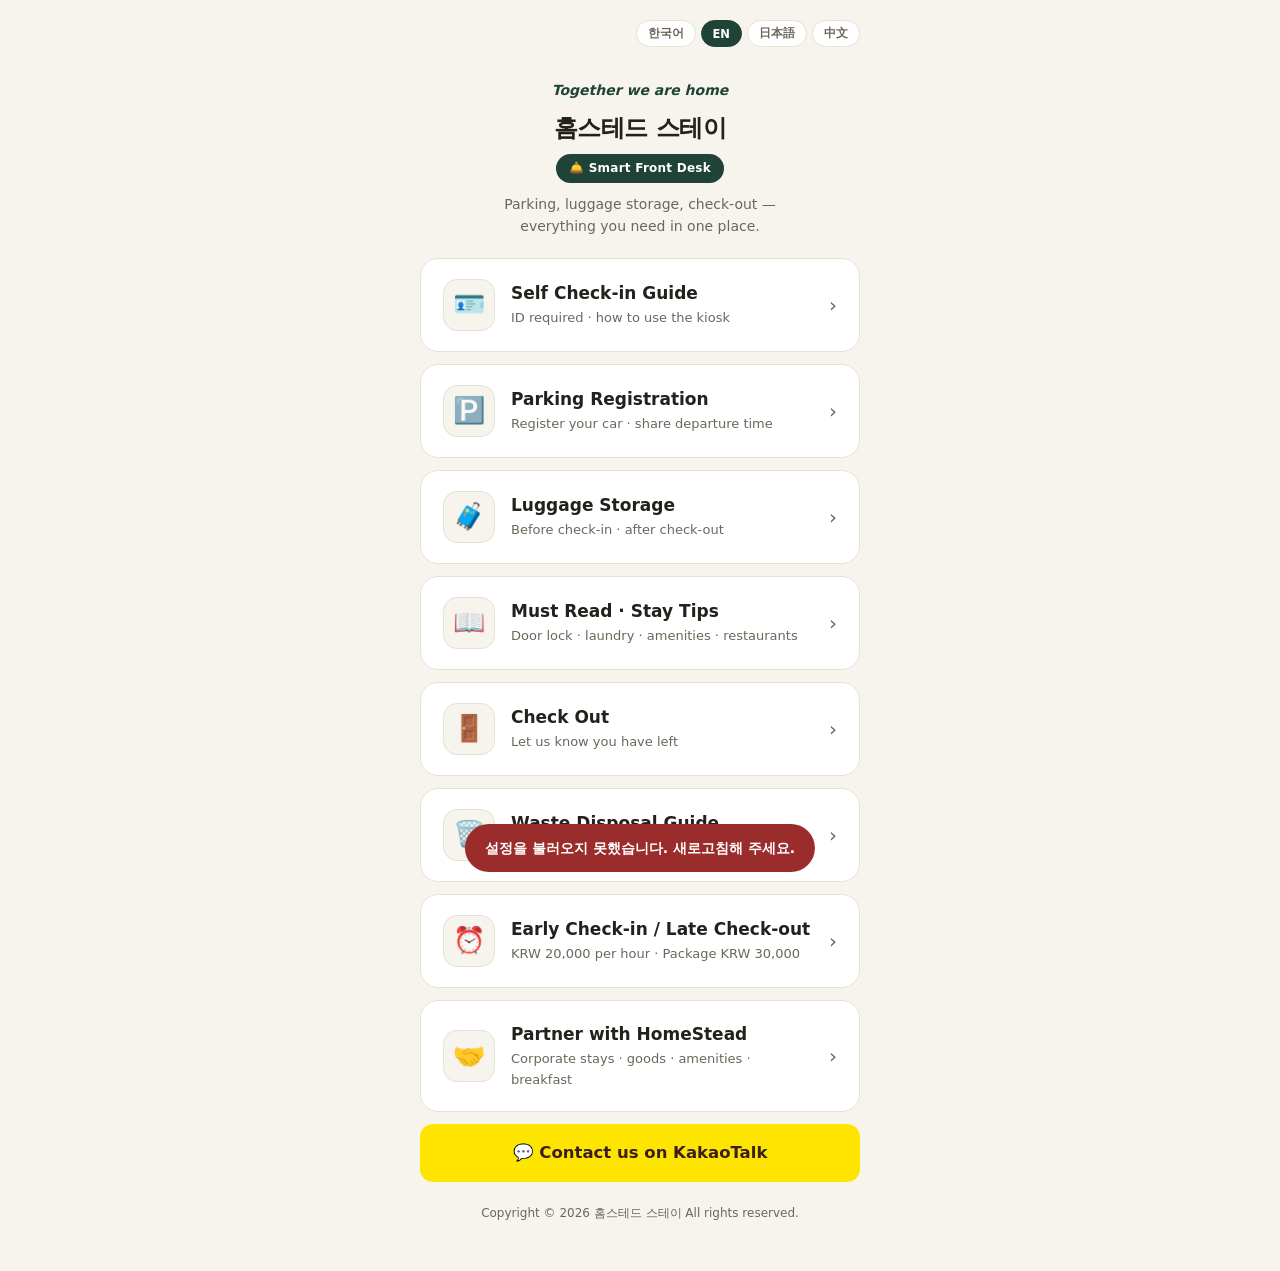
<file: index.html>
<!DOCTYPE html>
<html lang="ko">
<head>
<meta charset="utf-8">
<meta name="viewport" content="width=device-width, initial-scale=1, maximum-scale=1">
<title>홈스테드 스테이</title>
<link rel="stylesheet" href="app.css?v=9">
<style>
  body{min-height:100vh; display:flex; flex-direction:column; justify-content:center; padding:0 18px 48px}
  .item{display:flex; align-items:center; gap:16px; background:var(--card); border:1px solid var(--line);
    border-radius:18px; padding:20px 22px; text-decoration:none; color:var(--ink); margin-bottom:12px;
    transition:transform .12s}
  .item:active{transform:scale(.985)}
  .item .emo{width:52px; height:52px; flex:none; border-radius:14px; background:var(--paper); border:1px solid var(--line);
    display:flex; align-items:center; justify-content:center; font-size:26px}
  .item .t{font-size:17px; font-weight:800}
  .item .d{font-size:13px; color:var(--ink-soft); margin-top:1px}
  .item .arw{color:var(--ink-soft); font-size:20px}
  .deskbadge{display:inline-block; background:var(--pine); color:#fff; font-size:12px; font-weight:800;
    letter-spacing:.02em; padding:5px 13px; border-radius:20px; margin:0 0 10px}
</style>
</head>
<body>
<div class="wrap">
  <div id="langBar"></div>
  <header>
    <img class="logo" alt="홈스테드 스테이">
    <p class="tagline">Together we are home</p>
    <h1 id="title">홈스테드 스테이</h1>
    <p class="deskbadge" data-i18n="deskBadge">🛎️ 스마트 안내데스크</p>
    <p class="lead" data-i18n="homeLead">주차 · 짐 보관 · 퇴실까지<br>필요한 안내를 한 곳에서 도와드립니다.</p>
  </header>

  <a class="item" href="checkin.html">
    <div class="emo">🪪</div>
    <div class="grow"><div class="t" data-i18n="mCiT">무인 셀프 체크인 안내</div><div class="d" data-i18n="mCiD">신분증 필수 · 키오스크 이용 방법</div></div>
    <div class="arw">›</div>
  </a>
  <a class="item" href="parking.html">
    <div class="emo">🅿️</div>
    <div class="grow"><div class="t" data-i18n="mParkT">주차 등록</div><div class="d" data-i18n="mParkD">차량 등록 · 출차 시간 공유</div></div>
    <div class="arw">›</div>
  </a>
  <a class="item" href="baggage.html">
    <div class="emo">🧳</div>
    <div class="grow"><div class="t" data-i18n="mBagT">짐 보관</div><div class="d" data-i18n="mBagD">체크인 전 · 퇴실 후 짐 맡기기</div></div>
    <div class="arw">›</div>
  </a>
  <a class="item" href="tips.html">
    <div class="emo">📖</div>
    <div class="grow"><div class="t" data-i18n="mTipT">꼭 읽어주세요 · 이용 Tip</div><div class="d" data-i18n="mTipD">도어락 · 세탁실 · 어메니티 · 맛집</div></div>
    <div class="arw">›</div>
  </a>
  <a class="item" href="checkout.html">
    <div class="emo">🚪</div>
    <div class="grow"><div class="t" data-i18n="mOutT">퇴실하기</div><div class="d" data-i18n="mOutD">퇴실 완료 알림</div></div>
    <div class="arw">›</div>
  </a>
  <a class="item" href="trash.html">
    <div class="emo">🗑️</div>
    <div class="grow"><div class="t" data-i18n="mTrashT">쓰레기 배출 안내</div><div class="d" data-i18n="mTrashD">음식물 · 일반 쓰레기 버리는 곳</div></div>
    <div class="arw">›</div>
  </a>

  <a class="item" href="option.html">
    <div class="emo">⏰</div>
    <div class="grow"><div class="t" data-i18n="mOptT">얼리 및 레이트 체크아웃 신청</div><div class="d" data-i18n="mOptD">1시간 20,000원 · 여유스테이 30,000원</div></div>
    <div class="arw">›</div>
  </a>
  <a class="item" id="mWay" href="#" target="_blank" rel="noopener" style="display:none">
    <div class="emo">🗺️</div>
    <div class="grow"><div class="t" data-i18n="mWayT">홈스테드 오시는 길</div><div class="d" data-i18n="mWayD">골목 안 위치 · 찾아오는 방법</div></div>
    <div class="arw">›</div>
  </a>

  <a class="item" href="partner.html">
    <div class="emo">🤝</div>
    <div class="grow"><div class="t" data-i18n="mPnT">홈스테드와 협업 제안하기</div><div class="d" data-i18n="mPnD">출장 장기예약 · 굿즈 · 어메니티 · 조식</div></div>
    <div class="arw">›</div>
  </a>

  <a class="kakao" href="http://pf.kakao.com/_UxeKxin/chat" target="_blank" rel="noopener" style="margin-top:6px" data-i18n="kakao">💬 카카오톡으로 문의하기</a>
  <footer id="footer">Copyright &copy; 2026 홈스테드 스테이 All rights reserved.</footer>
</div>
<div class="toast" id="toast"></div>
<script src="app.js?v=9"></script>
<script src="i18n.js?v=9"></script>
<script>
  loadConfig(function(c){
    if(c.placeName) document.getElementById('title').textContent = c.placeName;
    var w = String(c.wayLink || '').trim();
    if(w && w.indexOf('http')===0){
      var a=document.getElementById('mWay'); a.href=w; a.style.display='flex';
    }
  });
</script>
</body>
</html>
</file>
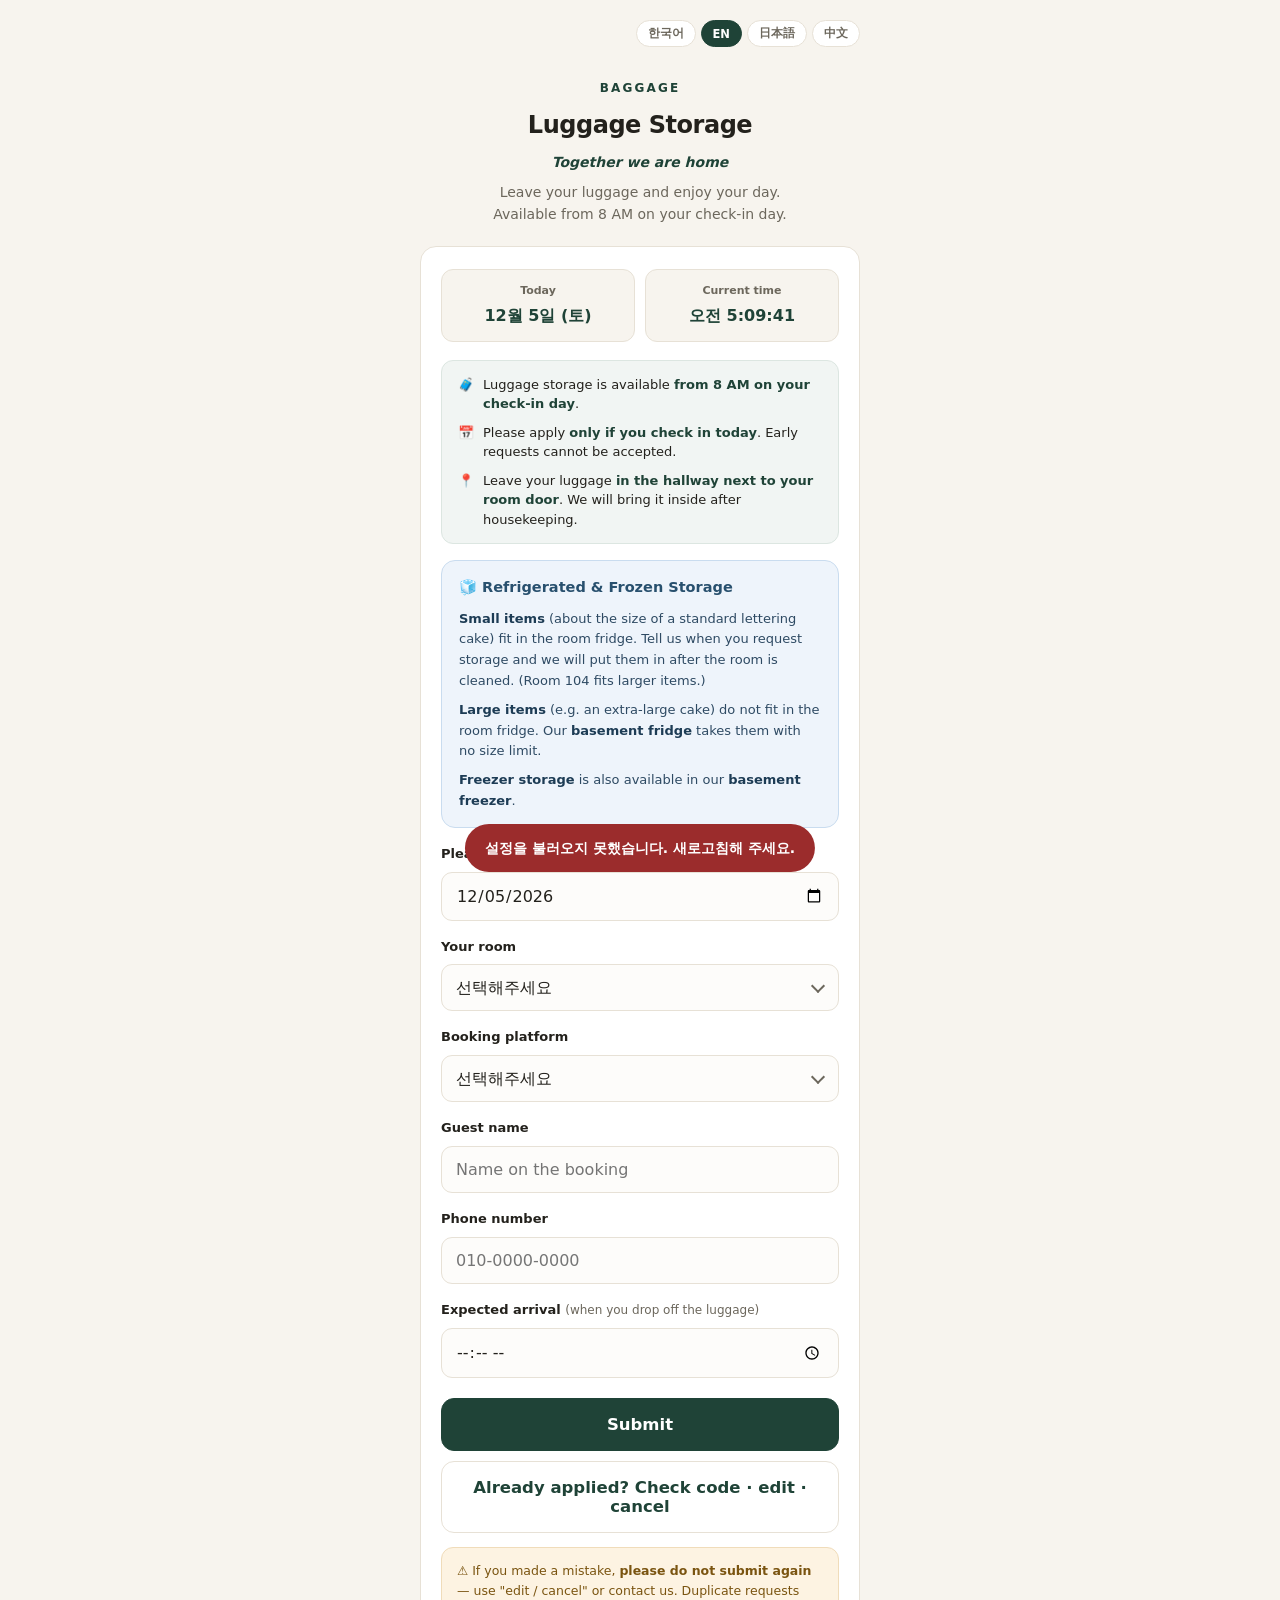
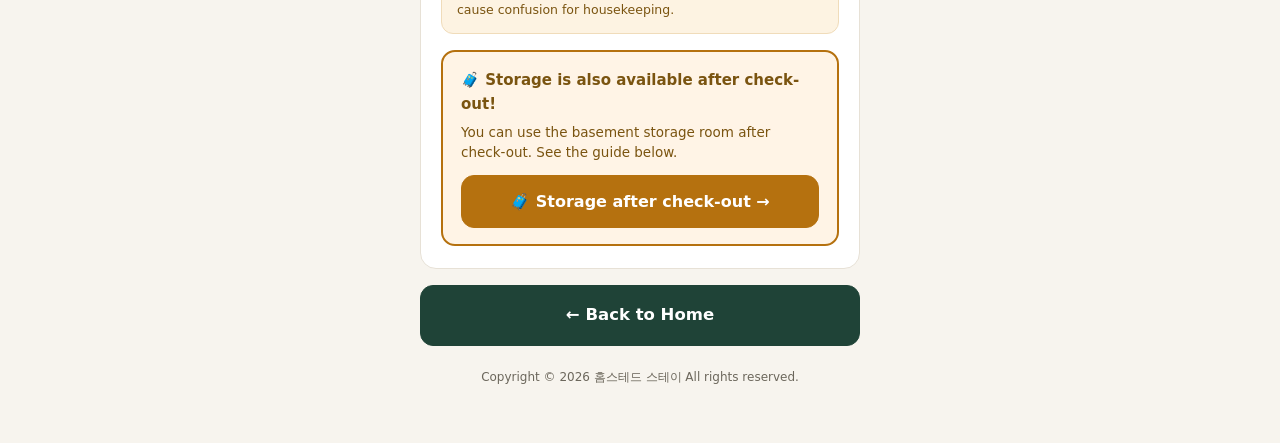
<file: baggage (1).html>
<!DOCTYPE html>
<html lang="ko">
<head>
<meta charset="utf-8">
<meta name="viewport" content="width=device-width, initial-scale=1, maximum-scale=1">
<title>짐 보관 · 홈스테드 스테이</title>
<link rel="stylesheet" href="app.css?v=3">
<style>
  .coldbox{background:#eef4fb; border:1px solid #c9dcef; border-radius:14px; padding:15px 17px; margin-bottom:16px}
  .coldbox .cbt{font-size:14.5px; font-weight:800; color:#28506e; margin-bottom:9px}
  .coldbox p{margin:0 0 8px; font-size:13px; color:#2e4a63; line-height:1.6; word-break:keep-all}
  .coldbox p:last-child{margin-bottom:0}
  .coldbox b{color:#1d3c55}
</style>
</head>
<body>
<div class="wrap">
  <div id="langBar"></div>
  <header>
    <img class="logo" alt="홈스테드 스테이">
    <div class="eyebrow">BAGGAGE</div>
    <h1 id="title" data-i18n="bagTitle">짐 보관</h1>
    <p class="tagline">Together we are home</p>
    <p class="lead" data-i18n="bagLead">체크인 전, 짐을 편하게 맡기고 다녀오세요.<br>체크인 당일 오전 8시부터 신청 가능합니다.</p>
  </header>

  <!-- 1단계: 신청 -->
  <div class="card" id="step1">
    <div class="nowbox">
      <div class="cell"><div class="lbl" data-i18n="today">오늘 날짜</div><div class="val" id="nowDate">-</div></div>
      <div class="cell"><div class="lbl" data-i18n="nowTime">현재 시각</div><div class="val" id="nowTime">-</div></div>
    </div>

    <div id="myInfo" style="display:none; background:#eef4f1; border:1px solid #cfe0d8; border-radius:12px; padding:14px 16px; margin-bottom:16px; text-align:center">
      <div style="font-size:12.5px; color:var(--ink-soft); font-weight:700; margin-bottom:6px">✅ 신청이 확인되었습니다 · 공용현관 비밀번호</div>
      <div id="myCode" style="font-size:30px; font-weight:800; color:var(--pine); letter-spacing:.06em">----</div>
    </div>

    <div class="guide">
      <p><span class="gi">🧳</span><span data-i18n="bagG1">짐 보관은 <b>체크인 당일 오전 8시부터</b> 신청 가능합니다.</span></p>
      <p><span class="gi">📅</span><span data-i18n="bagG2"><b>오늘 체크인하시는 분만</b> 신청해 주세요. 미리 신청 시 접수되지 않습니다.</span></p>
      <p><span class="gi">📍</span><span data-i18n="bagG3">짐을 <b>예약하신 방문 옆 복도</b>에 두시면, 객실 정비가 끝난 뒤 <b>저희가 안으로 넣어드립니다.</b></span></p>
    </div>

    <div class="coldbox">
      <div class="cbt" data-i18n="coldT">🧊 냉장 · 냉동 보관 안내</div>
      <p data-i18n="cold1"><b>냉장 보관이 필요한 물품</b>은 미리 말씀해 주시면, 짐 보관 시 바로 냉장고에 넣어드립니다.</p>
      <p data-i18n="cold2"><b>냉동 보관</b>은 104호를 제외한 객실에서는 어렵습니다.</p>
      <p data-i18n="cold3">부피가 큰 물품은 냉장 보관이 어려울 수 있습니다 🥲<br>· 일반 레터링 케이크 크기 → 가능<br>· 성심당 망고시루 케이크 크기 → 어려움</p>
    </div>

    <div class="photos" id="sampleBox1" style="display:none; margin-bottom:16px">
      <div style="font-size:12.5px; font-weight:700; color:var(--pine); margin-bottom:7px" data-i18n="sampleCap">📷 이렇게 놓아주시면 됩니다</div>
      <img id="bagSample1" alt="짐보관 예시">
    </div>

    <div id="editBanner" style="display:none; background:#fdf3e2; border:1px solid #f0dcba; color:#7a5410; border-radius:11px; padding:11px 14px; font-size:13px; font-weight:700; margin-bottom:14px">✏️ 수정 모드입니다. 내용을 바꾼 뒤 '수정 완료'를 눌러주세요.</div>

    <div class="field"><label for="checkin" data-i18n="ciDate">체크인 날짜</label><input type="date" id="checkin"></div>
    <div class="field"><label for="room" data-i18n="bagRoom">예약하신 객실</label>
      <div class="selwrap"><select id="room"><option value="">선택해주세요</option></select></div></div>
    <div class="field"><label for="platform" data-i18n="bagPlat">예약하신 플랫폼</label>
      <div class="selwrap"><select id="platform"><option value="">선택해주세요</option></select></div></div>
    <div class="field"><label for="name" data-i18n="bagName">예약자 성함</label><input type="text" id="name" data-i18n-ph="bagNamePh" placeholder="예약자 본인 성함" autocomplete="off"></div>
    <div class="field"><label for="phone" data-i18n="bagPhone">연락처</label><input type="tel" id="phone" placeholder="010-0000-0000" inputmode="numeric"></div>
    <div class="field" style="margin-bottom:20px"><label for="arrive"><span data-i18n="bagArrive">예상 도착시간</span> <span style="font-weight:400; color:var(--ink-soft); font-size:12px" data-i18n="bagArriveSub">(짐 맡기러 오는 시간)</span></label><input type="time" id="arrive"></div>

    <button class="btn btn-primary" id="reqBtn" data-i18n="bagSubmit">신청하기</button>
    <button class="btn" id="editToggle" style="margin-top:10px" data-i18n="bagLookup">이미 신청하셨나요? 비밀번호 확인 · 수정 · 취소</button>
    <button class="btn btn-danger" id="cancelReqBtn" style="display:none; margin-top:10px" data-i18n="bagCancel">🗑️ 짐보관 신청 취소</button>
    <a class="btn callbtn" href="#" style="display:none; margin-top:10px" data-i18n="bagCallHelp">📞 예약 객실을 모르시겠나요? 문의하기</a>

    <div class="warn" data-i18n="bagWarn">⚠️ 잘못 신청하셨다면 <b>다시 신청하지 마시고</b>, '수정 / 취소'로 변경하시거나 반드시 숙소로 연락 주세요. 중복 신청 시 정비에 혼선이 생깁니다.</div>
    <div style="margin-top:16px; background:#fff4e6; border:2px solid #b5710f; border-radius:14px; padding:16px 18px">
      <div style="font-size:15px; font-weight:800; color:#7a5410; margin-bottom:6px" data-i18n="lateT">🧳 퇴실 후에도 짐 보관이 가능합니다!</div>
      <p style="margin:0 0 12px; font-size:13.5px; color:#7a5410; line-height:1.55; word-break:keep-all" data-i18n="lateD">체크아웃 후에는 지하 창고를 이용하실 수 있어요. 아래 버튼에서 이용 방법을 확인해 주세요.</p>
      <button class="btn" id="lateBagBtn" style="background:#b5710f; color:#fff; border-color:#b5710f; font-size:16px" data-i18n="lateBtn">🧳 퇴실 후 짐 보관하기 →</button>
    </div>
  </div>

  <!-- 조회 -->
  <div class="card" id="lookupCard" style="display:none">
    <div class="field"><label for="lkRoom" data-i18n="bagRoom">예약하신 객실</label>
      <div class="selwrap"><select id="lkRoom"><option value="">선택해주세요</option></select></div></div>
    <div class="field" style="margin-bottom:16px"><label for="lkName" data-i18n="bagName">예약자 성함</label><input type="text" id="lkName" placeholder="신청하신 예약자 성함" autocomplete="off"></div>
    <button class="btn btn-primary" id="lkBtn" data-i18n="lkBtn">내 신청 불러오기</button>
    <button class="btn" id="lkClose" style="margin-top:10px" data-i18n="close">닫기</button>
  </div>

  <!-- 2단계: 조회 연출 -->
  <div class="card" id="step2" style="display:none">
    <div style="text-align:center; padding:34px 0">
      <div class="spinner"></div>
      <p style="margin:0; font-weight:700; color:var(--ink-soft)" data-i18n="searching">예약자를 조회하고 있습니다...</p>
    </div>
  </div>

  <!-- 3단계: 완료 -->
  <div class="card" id="step3" style="display:none">
    <div class="done" style="padding-bottom:6px">
      <div class="check">✓</div>
      <h2 data-i18n="bagDoneT">짐 보관 신청이 완료되었습니다</h2>
      <p style="margin-bottom:16px" data-i18n="bagDoneD">입력하신 번호로 <b>비밀번호와 안내</b>를 보내드렸어요 :)</p>
    </div>
    <div class="clbl" data-i18n="entryCode">공용현관 비밀번호</div>
    <div class="code" id="code">----</div>
    <div class="guide">
      <p><span class="gi">📍</span><span data-i18n="bagD1">짐은 <b>예약하신 객실 문 옆</b>, 문이 열리는 데 방해되지 않게 놓아주세요.</span></p>
      <p><span class="gi">🛋️</span><span data-i18n="bagD2">객실 정비가 끝나면 <b>저희가 안으로 옮겨</b> 드립니다.</span></p>
      <p><span class="gi">⏰</span><span data-i18n="bagD3">도착시간이 바뀌어도 <b>재신청하지 마시고</b> 그대로 짐 보관해 주세요.</span></p>
    </div>
    <div class="photos" id="sampleBox" style="display:none">
      <div style="font-size:12.5px; font-weight:700; color:var(--pine); margin-bottom:7px" data-i18n="sampleCap">📷 이렇게 놓아주시면 됩니다</div>
      <img id="bagSample" alt="짐보관 예시">
    </div>
    <a class="btn callbtn" href="#" style="display:none" data-i18n="callBtn">📞 문의사항은 여기로 전화</a>
  </div>

  <!-- 퇴실 후 짐보관 -->
  <div class="card" id="lateBag" style="display:none">
    <h2 style="font-size:19px; font-weight:800; margin:0 0 6px" data-i18n="lateTitle">🧳 퇴실 후 짐 보관 안내</h2>
    <p style="margin:0 0 16px; font-size:14.5px" data-i18n="lateSub">퇴실 후에는 <b>지하 창고</b> 이용이 가능하십니다!</p>
    <div class="guide">
      <p><span class="gi">🔐</span><span data-i18n="lateHow"><b>이용 방법</b><br>정문 옆 "STAFF ONLY" 흰색 문이 지하로 내려가는 입구예요.</span></p>
      <p><span class="gi">1️⃣</span><span><b id="lbCode">----</b> <span data-i18n="lateS1">누르고 아래로 내려가 주세요</span></span></p>
      <p><span class="gi">2️⃣</span><span data-i18n="lateS2">바닥에 스티커 붙인 자리에 짐을 놓아주세요</span></p>
      <p><span class="gi">3️⃣</span><span data-i18n="lateS3">종이에 성함과 전화번호를 적어 짐에 붙여주세요 📝</span></p>
    </div>
    <div class="photos" id="lbPhotos"></div>
    <div class="warn" style="margin-top:0" data-i18n="lateWarn">⚠️ <b>꼭 확인해 주세요</b><br>
      · 귀중품은 보관이 어려우니 꼭 소지해 주세요<br>
      · 당일 오후 6시 이후에는 보관이 어렵습니다<br>
      · 보관 시 분실 책임을 지지 않으며, 30일 뒤 폐기됩니다</div>
    <div style="margin-top:18px; padding-top:18px; border-top:1px solid var(--line)">
      <div style="font-size:14px; font-weight:800; margin-bottom:12px" data-i18n="lateForm">보관 신청하기</div>
      <div class="field"><label for="lbName" data-i18n="lateName">성함</label><input type="text" id="lbName" placeholder="성함" autocomplete="off"></div>
      <div class="field"><label for="lbPhone" data-i18n="latePhone">연락처</label><input type="tel" id="lbPhone" placeholder="010-0000-0000" inputmode="numeric"></div>
      <div class="field" style="margin-bottom:18px"><label for="lbPickup" data-i18n="latePickup">찾아가실 시간</label><input type="time" id="lbPickup"></div>
      <button class="btn btn-primary" id="lbSubmit" data-i18n="bagSubmit">신청하기</button>
      <button class="btn" id="lbClose" style="margin-top:10px" data-i18n="close">닫기</button>
    </div>
    <p style="margin:16px 0 0; font-size:13px; color:var(--ink-soft); text-align:center">편안한 하루 보내세요 🌿</p>
  </div>

  <div class="card done" id="lateBagDone" style="display:none">
    <div class="check">✓</div>
    <h2 data-i18n="lateDoneT">보관 신청이 접수되었습니다</h2>
    <p data-i18n="lateDoneD">지하 창고 안내대로 짐을 놓아주시면 됩니다.<br>편안한 하루 보내세요 🌿</p>
  </div>

  <a class="btn btn-primary" href="index.html" style="margin-top:6px" data-i18n="home">← 처음으로</a>
  <footer id="footer">Copyright &copy; 2026 홈스테드 스테이 All rights reserved.</footer>
</div>

<div class="toast" id="toast"></div>
<script src="app.js?v=3"></script>
<script src="i18n.js?v=3"></script>
<script>
  var bagEdit=false, origRoom='', origName='';
  startClock('nowDate','nowTime');
  document.getElementById('checkin').value = todayISO();

  function show(step){ ['step1','step2','step3'].forEach(function(s){ document.getElementById(s).style.display = (s===step)?'block':'none'; }); }

  loadConfig(function(c){
    if(c.placeName) document.getElementById('title').textContent = c.placeName + ' 짐 보관';
    fillSelect('room', c.rooms); fillSelect('lkRoom', c.rooms); fillSelect('platform', c.platforms);
    var bs=String(c.bagSampleUrl||'').trim();
    if(bs && bs.indexOf('http')===0){
      [['bagSample','sampleBox'],['bagSample1','sampleBox1']].forEach(function(pair){
        var img=document.getElementById(pair[0]), box=document.getElementById(pair[1]);
        if(!img||!box) return;
        img.onerror=function(){ box.style.display='none'; };
        img.src=bs; box.style.display='block';
      });
    }
    if(c.storageCode) document.getElementById('lbCode').textContent=c.storageCode;
    var lb=document.getElementById('lbPhotos');
    [c.lateBagUrl, c.lateBagUrl2].forEach(function(u){
      if(!u || u.indexOf('http')!==0) return;
      var im=document.createElement('img'); im.src=u; im.alt='퇴실 후 짐보관'; lb.appendChild(im);
    });
  });

  function collect(){
    return { checkin:document.getElementById('checkin').value, room:document.getElementById('room').value,
      platform:document.getElementById('platform').value, name:document.getElementById('name').value,
      phone:document.getElementById('phone').value, arrive:document.getElementById('arrive').value };
  }

  function setBagEdit(on){
    bagEdit=on;
    document.getElementById('editBanner').style.display=on?'block':'none';
    document.getElementById('reqBtn').textContent=on?'수정 완료':'신청하기';
    document.getElementById('editToggle').style.display=on?'none':'flex';
    document.getElementById('cancelReqBtn').style.display=on?'flex':'none';
    if(!on){ origRoom=''; origName=''; document.getElementById('myInfo').style.display='none'; }
  }

  document.getElementById('editToggle').addEventListener('click', function(){
    var lc=document.getElementById('lookupCard');
    lc.style.display='block';
    window.scrollTo({top:lc.offsetTop-20, behavior:'smooth'});
  });
  document.getElementById('lkClose').addEventListener('click', function(){ document.getElementById('lookupCard').style.display='none'; });

  document.getElementById('lkBtn').addEventListener('click', function(){
    var room=document.getElementById('lkRoom').value, name=document.getElementById('lkName').value;
    if(!room){ toast('예약하신 객실을 선택해주세요.'); return; }
    if(!name || name.trim().length<2){ toast('예약자 성함을 입력해주세요.'); return; }
    var b=this; b.disabled=true; b.textContent='불러오는 중...';
    api('findBaggage', { room:room, name:name }).then(function(res){
      b.disabled=false; b.textContent='내 신청 불러오기';
      if(!res || !res.ok){ toast((res&&res.msg)||'조회 실패'); return; }
      if(!res.found){ toast(res.msg||'신청 내역을 찾을 수 없어요.'); return; }
      var d=res.data;
      document.getElementById('room').value=d.room;
      document.getElementById('platform').value=d.platform;
      document.getElementById('name').value=d.name;
      document.getElementById('phone').value=d.phone||'';
      document.getElementById('arrive').value=d.arrive||'';
      origRoom=d.room; origName=d.name;
      setBagEdit(true);
      document.getElementById('lookupCard').style.display='none';
      if(res.code){ document.getElementById('myCode').textContent=res.code; document.getElementById('myInfo').style.display='block'; }
      window.scrollTo({top:0, behavior:'smooth'});
      toast('신청이 확인되었어요. 비밀번호와 정보를 확인하세요.', 1);
    }).catch(function(){ b.disabled=false; b.textContent='내 신청 불러오기'; toast('통신 오류가 발생했어요.'); });
  });

  document.getElementById('cancelReqBtn').addEventListener('click', function(){
    if(!confirm('짐보관 신청을 취소하시겠어요?')) return;
    var b=this; b.disabled=true; b.textContent='취소 중...';
    api('cancelBaggage', { room:origRoom, name:origName }).then(function(res){
      b.disabled=false; b.textContent='🗑️ 짐보관 신청 취소';
      if(res && res.ok){ toast('✅ '+res.msg, 1); setBagEdit(false);
        document.getElementById('room').value=''; document.getElementById('platform').value=''; document.getElementById('name').value=''; document.getElementById('phone').value='';
      } else toast((res&&res.msg)||'취소 실패');
    }).catch(function(){ b.disabled=false; b.textContent='🗑️ 짐보관 신청 취소'; toast('통신 오류가 발생했어요.'); });
  });

  document.getElementById('reqBtn').addEventListener('click', function(){
    var d=collect();
    if(!d.checkin){ toast('체크인 날짜를 선택해주세요.'); return; }
    if(!d.room){ toast('예약하신 객실을 선택해주세요.'); return; }
    if(!d.platform){ toast('예약 플랫폼을 선택해주세요.'); return; }
    if(!d.name || d.name.trim().length<2){ toast('예약자 성함을 입력해주세요.'); return; }
    if(!d.phone || d.phone.replace(/[^0-9]/g,'').length<10){ toast('연락처를 정확히 입력해주세요.'); return; }

    if(bagEdit){
      d.origRoom=origRoom; d.origName=origName;
      var rb=this; rb.disabled=true; rb.textContent='수정 중...';
      api('updateBaggage', d).then(function(res){
        rb.disabled=false;
        if(res && res.ok){ setBagEdit(false); toast('✅ '+res.msg, 1); }
        else { rb.textContent='수정 완료'; toast((res&&res.msg)||'수정 실패'); }
      }).catch(function(){ rb.disabled=false; rb.textContent='수정 완료'; toast('통신 오류가 발생했어요.'); });
      return;
    }

    var nowH=new Date().getHours();
    if(d.checkin !== todayISO() || nowH < 8){ toast('짐보관은 체크인 당일 오전 8시 이후에 신청해 주세요.'); return; }

    show('step2');
    api('requestBaggage', d).then(function(res){
      if(res && res.ok){
        setTimeout(function(){
          document.getElementById('code').textContent = res.code || '관리자 문의';
          show('step3');
          window.scrollTo({top:0, behavior:'smooth'});
        }, 2200);
      } else if(res && res.dup){
        show('step1'); toast(res.msg);
        var lc=document.getElementById('lookupCard');
        lc.style.display='block';
        document.getElementById('lkRoom').value=d.room;
        if(d.name) document.getElementById('lkName').value=d.name;
        setTimeout(function(){ window.scrollTo({top:lc.offsetTop-20, behavior:'smooth'}); }, 300);
      } else { show('step1'); toast((res&&res.msg)||'신청에 실패했어요.'); }
    }).catch(function(){ show('step1'); toast('통신 오류가 발생했어요.'); });
  });

  // 퇴실 후 짐보관
  document.getElementById('lateBagBtn').addEventListener('click', function(){
    document.getElementById('step1').style.display='none';
    document.getElementById('lookupCard').style.display='none';
    document.getElementById('lateBag').style.display='block';
    window.scrollTo({top:0, behavior:'smooth'});
  });
  document.getElementById('lbClose').addEventListener('click', function(){
    document.getElementById('lateBag').style.display='none';
    document.getElementById('step1').style.display='block';
    window.scrollTo({top:0, behavior:'smooth'});
  });
  document.getElementById('lbSubmit').addEventListener('click', function(){
    var d={ name:document.getElementById('lbName').value, phone:document.getElementById('lbPhone').value, pickup:document.getElementById('lbPickup').value };
    if(!d.name || d.name.trim().length<2){ toast('성함을 입력해 주세요.'); return; }
    if(!d.phone || d.phone.replace(/[^0-9]/g,'').length<10){ toast('연락처를 정확히 입력해 주세요.'); return; }
    if(!d.pickup){ toast('찾아가실 시간을 입력해 주세요.'); return; }
    var b=this; b.disabled=true; b.textContent='신청 중...';
    api('requestLateBaggage', d).then(function(res){
      b.disabled=false; b.textContent='신청하기';
      if(res && res.ok){
        document.getElementById('lateBag').style.display='none';
        document.getElementById('lateBagDone').style.display='block';
        window.scrollTo({top:0, behavior:'smooth'});
      } else toast((res&&res.msg)||'신청에 실패했어요.');
    }).catch(function(){ b.disabled=false; b.textContent='신청하기'; toast('통신 오류가 발생했어요.'); });
  });
</script>
</body>
</html>
</file>
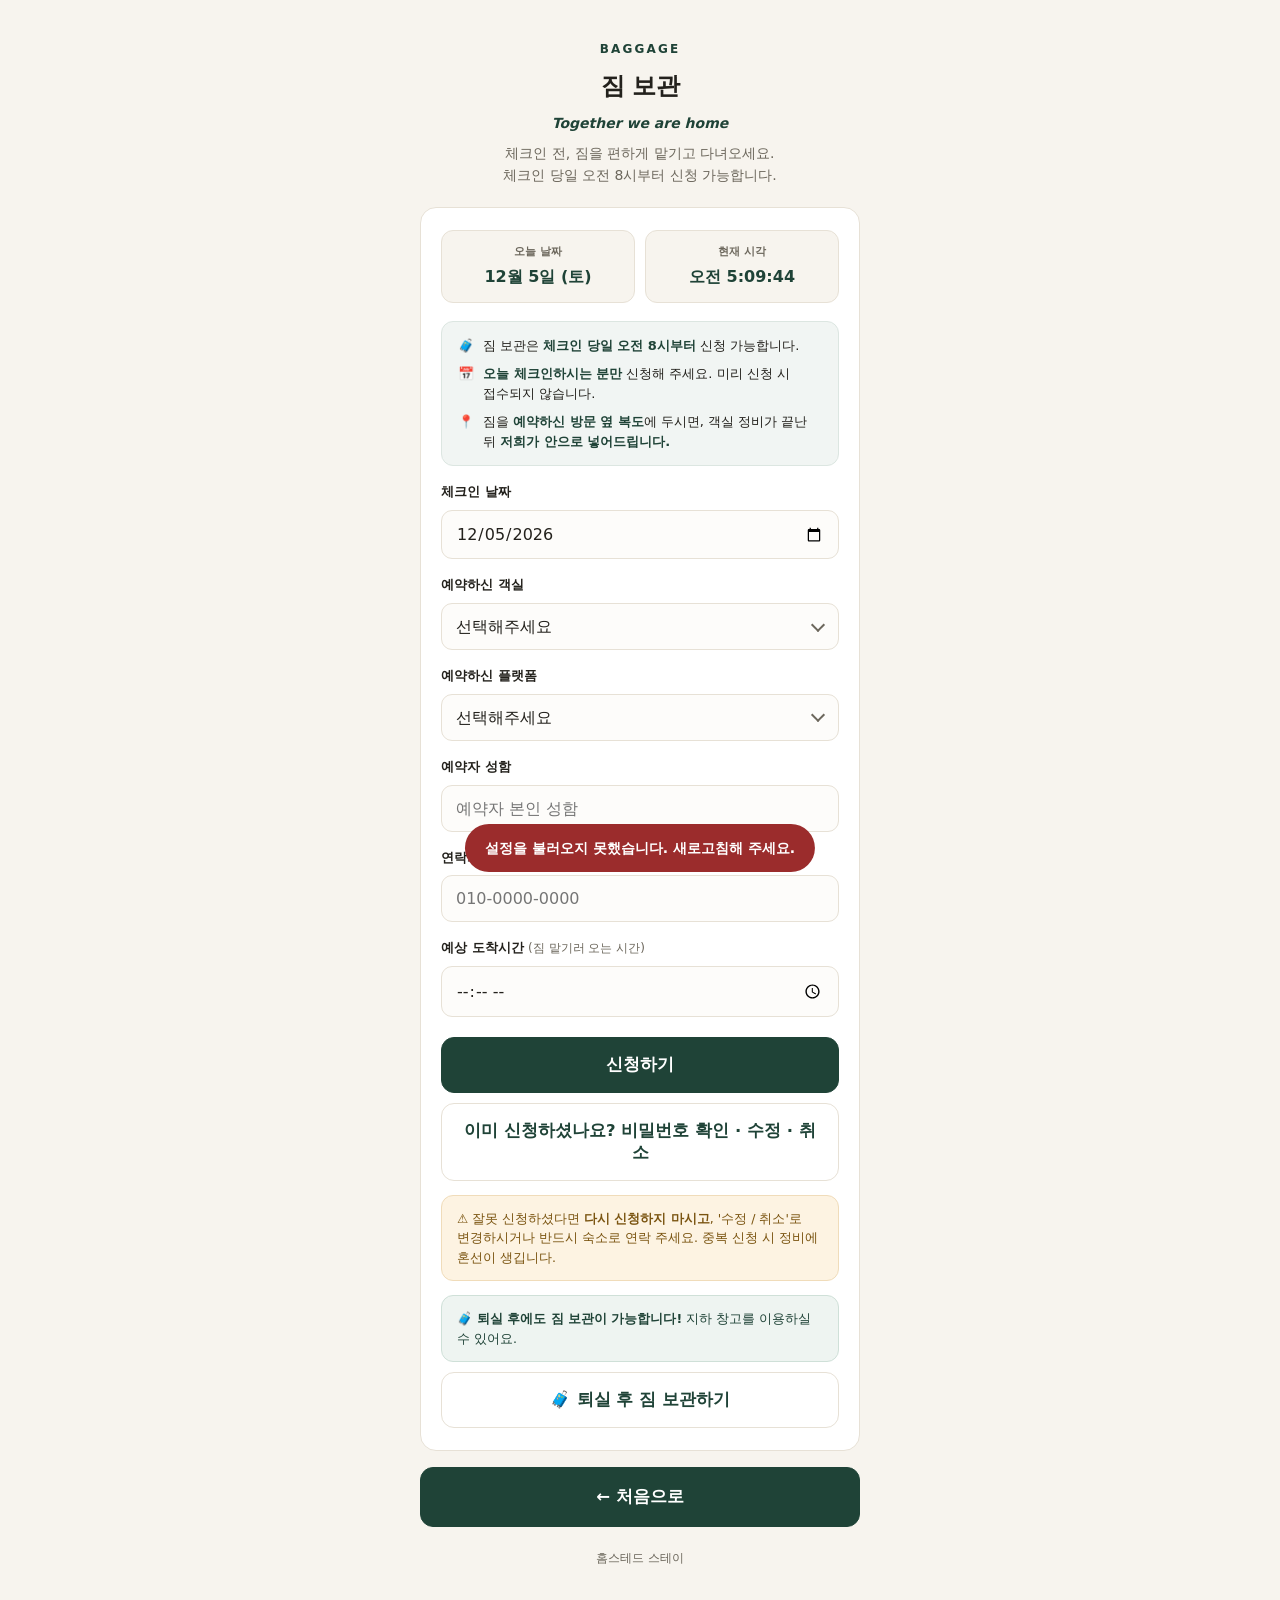
<file: baggage (2).html>
<!DOCTYPE html>
<html lang="ko">
<head>
<meta charset="utf-8">
<meta name="viewport" content="width=device-width, initial-scale=1, maximum-scale=1">
<title>짐 보관 · 홈스테드 스테이</title>
<link rel="stylesheet" href="app.css">
</head>
<body>
<div class="wrap">
  <header>
    <img class="logo" alt="홈스테드 스테이">
    <div class="eyebrow">BAGGAGE</div>
    <h1 id="title">짐 보관</h1>
    <p class="tagline">Together we are home</p>
    <p class="lead">체크인 전, 짐을 편하게 맡기고 다녀오세요.<br>체크인 당일 오전 8시부터 신청 가능합니다.</p>
  </header>

  <!-- 1단계: 신청 -->
  <div class="card" id="step1">
    <div class="nowbox">
      <div class="cell"><div class="lbl">오늘 날짜</div><div class="val" id="nowDate">-</div></div>
      <div class="cell"><div class="lbl">현재 시각</div><div class="val" id="nowTime">-</div></div>
    </div>

    <div id="myInfo" style="display:none; background:#eef4f1; border:1px solid #cfe0d8; border-radius:12px; padding:14px 16px; margin-bottom:16px; text-align:center">
      <div style="font-size:12.5px; color:var(--ink-soft); font-weight:700; margin-bottom:6px">✅ 신청이 확인되었습니다 · 공용현관 비밀번호</div>
      <div id="myCode" style="font-size:30px; font-weight:800; color:var(--pine); letter-spacing:.06em">----</div>
    </div>

    <div class="guide">
      <p><span class="gi">🧳</span><span>짐 보관은 <b>체크인 당일 오전 8시부터</b> 신청 가능합니다.</span></p>
      <p><span class="gi">📅</span><span><b>오늘 체크인하시는 분만</b> 신청해 주세요. 미리 신청 시 접수되지 않습니다.</span></p>
      <p><span class="gi">📍</span><span>짐을 <b>예약하신 방문 옆 복도</b>에 두시면, 객실 정비가 끝난 뒤 <b>저희가 안으로 넣어드립니다.</b></span></p>
    </div>

    <div id="editBanner" style="display:none; background:#fdf3e2; border:1px solid #f0dcba; color:#7a5410; border-radius:11px; padding:11px 14px; font-size:13px; font-weight:700; margin-bottom:14px">✏️ 수정 모드입니다. 내용을 바꾼 뒤 '수정 완료'를 눌러주세요.</div>

    <div class="field"><label for="checkin">체크인 날짜</label><input type="date" id="checkin"></div>
    <div class="field"><label for="room">예약하신 객실</label>
      <div class="selwrap"><select id="room"><option value="">선택해주세요</option></select></div></div>
    <div class="field"><label for="platform">예약하신 플랫폼</label>
      <div class="selwrap"><select id="platform"><option value="">선택해주세요</option></select></div></div>
    <div class="field"><label for="name">예약자 성함</label><input type="text" id="name" placeholder="예약자 본인 성함" autocomplete="off"></div>
    <div class="field"><label for="phone">연락처</label><input type="tel" id="phone" placeholder="010-0000-0000" inputmode="numeric"></div>
    <div class="field" style="margin-bottom:20px"><label for="arrive">예상 도착시간 <span style="font-weight:400; color:var(--ink-soft); font-size:12px">(짐 맡기러 오는 시간)</span></label><input type="time" id="arrive"></div>

    <button class="btn btn-primary" id="reqBtn">신청하기</button>
    <button class="btn" id="editToggle" style="margin-top:10px">이미 신청하셨나요? 비밀번호 확인 · 수정 · 취소</button>
    <button class="btn btn-danger" id="cancelReqBtn" style="display:none; margin-top:10px">🗑️ 짐보관 신청 취소</button>
    <a class="btn callbtn" href="#" style="display:none; margin-top:10px">📞 예약 객실을 모르시겠나요? 문의하기</a>

    <div class="warn">⚠️ 잘못 신청하셨다면 <b>다시 신청하지 마시고</b>, '수정 / 취소'로 변경하시거나 반드시 숙소로 연락 주세요. 중복 신청 시 정비에 혼선이 생깁니다.</div>
    <div class="warn" style="background:#eef4f1; border-color:#cfe0d8; color:#1f4337">🧳 <b>퇴실 후에도 짐 보관이 가능합니다!</b> 지하 창고를 이용하실 수 있어요.</div>
    <button class="btn" id="lateBagBtn" style="margin-top:10px">🧳 퇴실 후 짐 보관하기</button>
  </div>

  <!-- 조회 -->
  <div class="card" id="lookupCard" style="display:none">
    <div class="field"><label for="lkRoom">예약하신 객실</label>
      <div class="selwrap"><select id="lkRoom"><option value="">선택해주세요</option></select></div></div>
    <div class="field" style="margin-bottom:16px"><label for="lkName">예약자 성함</label><input type="text" id="lkName" placeholder="신청하신 예약자 성함" autocomplete="off"></div>
    <button class="btn btn-primary" id="lkBtn">내 신청 불러오기</button>
    <button class="btn" id="lkClose" style="margin-top:10px">닫기</button>
  </div>

  <!-- 2단계: 조회 연출 -->
  <div class="card" id="step2" style="display:none">
    <div style="text-align:center; padding:34px 0">
      <div class="spinner"></div>
      <p style="margin:0; font-weight:700; color:var(--ink-soft)">예약자를 조회하고 있습니다...</p>
    </div>
  </div>

  <!-- 3단계: 완료 -->
  <div class="card" id="step3" style="display:none">
    <div class="done" style="padding-bottom:6px">
      <div class="check">✓</div>
      <h2>짐 보관 신청이 완료되었습니다</h2>
      <p style="margin-bottom:16px">입력하신 번호로 <b>비밀번호와 안내</b>를 보내드렸어요 :)</p>
    </div>
    <div class="clbl">공용현관 비밀번호</div>
    <div class="code" id="code">----</div>
    <div class="guide">
      <p><span class="gi">📍</span><span>짐은 <b>예약하신 객실 문 옆</b>, 문이 열리는 데 방해되지 않게 놓아주세요.</span></p>
      <p><span class="gi">🛋️</span><span>객실 정비가 끝나면 <b>저희가 안으로 옮겨</b> 드립니다.</span></p>
      <p><span class="gi">⏰</span><span>도착시간이 바뀌어도 <b>재신청하지 마시고</b> 그대로 짐 보관해 주세요.</span></p>
    </div>
    <div class="photos" id="sampleBox" style="display:none">
      <div style="font-size:12.5px; font-weight:700; color:var(--pine); margin-bottom:7px">📷 이렇게 놓아주시면 됩니다</div>
      <img id="bagSample" alt="짐보관 예시">
    </div>
    <a class="btn callbtn" href="#" style="display:none">📞 문의사항은 여기로 전화</a>
  </div>

  <!-- 퇴실 후 짐보관 -->
  <div class="card" id="lateBag" style="display:none">
    <h2 style="font-size:19px; font-weight:800; margin:0 0 6px">🧳 퇴실 후 짐 보관 안내</h2>
    <p style="margin:0 0 16px; font-size:14.5px">퇴실 후에는 <b>지하 창고</b> 이용이 가능하십니다!</p>
    <div class="guide">
      <p><span class="gi">🔐</span><span><b>이용 방법</b><br>정문 옆 "STAFF ONLY" 흰색 문이 지하로 내려가는 입구예요.</span></p>
      <p><span class="gi">1️⃣</span><span><b id="lbCode">----</b> 누르고 아래로 내려가 주세요</span></p>
      <p><span class="gi">2️⃣</span><span>바닥에 스티커 붙인 자리에 짐을 놓아주세요</span></p>
      <p><span class="gi">3️⃣</span><span>종이에 성함과 전화번호를 적어 짐에 붙여주세요 📝</span></p>
    </div>
    <div class="photos" id="lbPhotos"></div>
    <div class="warn" style="margin-top:0">⚠️ <b>꼭 확인해 주세요</b><br>
      · 귀중품은 보관이 어려우니 꼭 소지해 주세요<br>
      · 당일 오후 6시 이후에는 보관이 어렵습니다<br>
      · 보관 시 분실 책임을 지지 않으며, 30일 뒤 폐기됩니다</div>
    <div style="margin-top:18px; padding-top:18px; border-top:1px solid var(--line)">
      <div style="font-size:14px; font-weight:800; margin-bottom:12px">보관 신청하기</div>
      <div class="field"><label for="lbName">성함</label><input type="text" id="lbName" placeholder="성함" autocomplete="off"></div>
      <div class="field"><label for="lbPhone">연락처</label><input type="tel" id="lbPhone" placeholder="010-0000-0000" inputmode="numeric"></div>
      <div class="field" style="margin-bottom:18px"><label for="lbPickup">찾아가실 시간</label><input type="time" id="lbPickup"></div>
      <button class="btn btn-primary" id="lbSubmit">신청하기</button>
      <button class="btn" id="lbClose" style="margin-top:10px">닫기</button>
    </div>
    <p style="margin:16px 0 0; font-size:13px; color:var(--ink-soft); text-align:center">편안한 하루 보내세요 🌿</p>
  </div>

  <div class="card done" id="lateBagDone" style="display:none">
    <div class="check">✓</div>
    <h2>보관 신청이 접수되었습니다</h2>
    <p>지하 창고 안내대로 짐을 놓아주시면 됩니다.<br>편안한 하루 보내세요 🌿</p>
  </div>

  <a class="btn btn-primary" href="index.html" style="margin-top:6px">← 처음으로</a>
  <footer id="footer">홈스테드 스테이</footer>
</div>

<div class="toast" id="toast"></div>
<script src="app.js"></script>
<script>
  var bagEdit=false, origRoom='', origName='';
  startClock('nowDate','nowTime');
  document.getElementById('checkin').value = todayISO();

  function show(step){ ['step1','step2','step3'].forEach(function(s){ document.getElementById(s).style.display = (s===step)?'block':'none'; }); }

  loadConfig(function(c){
    if(c.placeName) document.getElementById('title').textContent = c.placeName + ' 짐 보관';
    fillSelect('room', c.rooms); fillSelect('lkRoom', c.rooms); fillSelect('platform', c.platforms);
    if(c.bagSampleUrl && c.bagSampleUrl.indexOf('http')===0){
      document.getElementById('bagSample').src=c.bagSampleUrl;
      document.getElementById('sampleBox').style.display='block';
    }
    if(c.storageCode) document.getElementById('lbCode').textContent=c.storageCode;
    var lb=document.getElementById('lbPhotos');
    [c.lateBagUrl, c.lateBagUrl2].forEach(function(u){
      if(!u || u.indexOf('http')!==0) return;
      var im=document.createElement('img'); im.src=u; im.alt='퇴실 후 짐보관'; lb.appendChild(im);
    });
  });

  function collect(){
    return { checkin:document.getElementById('checkin').value, room:document.getElementById('room').value,
      platform:document.getElementById('platform').value, name:document.getElementById('name').value,
      phone:document.getElementById('phone').value, arrive:document.getElementById('arrive').value };
  }

  function setBagEdit(on){
    bagEdit=on;
    document.getElementById('editBanner').style.display=on?'block':'none';
    document.getElementById('reqBtn').textContent=on?'수정 완료':'신청하기';
    document.getElementById('editToggle').style.display=on?'none':'flex';
    document.getElementById('cancelReqBtn').style.display=on?'flex':'none';
    if(!on){ origRoom=''; origName=''; document.getElementById('myInfo').style.display='none'; }
  }

  document.getElementById('editToggle').addEventListener('click', function(){
    var lc=document.getElementById('lookupCard');
    lc.style.display='block';
    window.scrollTo({top:lc.offsetTop-20, behavior:'smooth'});
  });
  document.getElementById('lkClose').addEventListener('click', function(){ document.getElementById('lookupCard').style.display='none'; });

  document.getElementById('lkBtn').addEventListener('click', function(){
    var room=document.getElementById('lkRoom').value, name=document.getElementById('lkName').value;
    if(!room){ toast('예약하신 객실을 선택해주세요.'); return; }
    if(!name || name.trim().length<2){ toast('예약자 성함을 입력해주세요.'); return; }
    var b=this; b.disabled=true; b.textContent='불러오는 중...';
    api('findBaggage', { room:room, name:name }).then(function(res){
      b.disabled=false; b.textContent='내 신청 불러오기';
      if(!res || !res.ok){ toast((res&&res.msg)||'조회 실패'); return; }
      if(!res.found){ toast(res.msg||'신청 내역을 찾을 수 없어요.'); return; }
      var d=res.data;
      document.getElementById('room').value=d.room;
      document.getElementById('platform').value=d.platform;
      document.getElementById('name').value=d.name;
      document.getElementById('phone').value=d.phone||'';
      document.getElementById('arrive').value=d.arrive||'';
      origRoom=d.room; origName=d.name;
      setBagEdit(true);
      document.getElementById('lookupCard').style.display='none';
      if(res.code){ document.getElementById('myCode').textContent=res.code; document.getElementById('myInfo').style.display='block'; }
      window.scrollTo({top:0, behavior:'smooth'});
      toast('신청이 확인되었어요. 비밀번호와 정보를 확인하세요.', 1);
    }).catch(function(){ b.disabled=false; b.textContent='내 신청 불러오기'; toast('통신 오류가 발생했어요.'); });
  });

  document.getElementById('cancelReqBtn').addEventListener('click', function(){
    if(!confirm('짐보관 신청을 취소하시겠어요?')) return;
    var b=this; b.disabled=true; b.textContent='취소 중...';
    api('cancelBaggage', { room:origRoom, name:origName }).then(function(res){
      b.disabled=false; b.textContent='🗑️ 짐보관 신청 취소';
      if(res && res.ok){ toast('✅ '+res.msg, 1); setBagEdit(false);
        document.getElementById('room').value=''; document.getElementById('platform').value=''; document.getElementById('name').value=''; document.getElementById('phone').value='';
      } else toast((res&&res.msg)||'취소 실패');
    }).catch(function(){ b.disabled=false; b.textContent='🗑️ 짐보관 신청 취소'; toast('통신 오류가 발생했어요.'); });
  });

  document.getElementById('reqBtn').addEventListener('click', function(){
    var d=collect();
    if(!d.checkin){ toast('체크인 날짜를 선택해주세요.'); return; }
    if(!d.room){ toast('예약하신 객실을 선택해주세요.'); return; }
    if(!d.platform){ toast('예약 플랫폼을 선택해주세요.'); return; }
    if(!d.name || d.name.trim().length<2){ toast('예약자 성함을 입력해주세요.'); return; }
    if(!d.phone || d.phone.replace(/[^0-9]/g,'').length<10){ toast('연락처를 정확히 입력해주세요.'); return; }

    if(bagEdit){
      d.origRoom=origRoom; d.origName=origName;
      var rb=this; rb.disabled=true; rb.textContent='수정 중...';
      api('updateBaggage', d).then(function(res){
        rb.disabled=false;
        if(res && res.ok){ setBagEdit(false); toast('✅ '+res.msg, 1); }
        else { rb.textContent='수정 완료'; toast((res&&res.msg)||'수정 실패'); }
      }).catch(function(){ rb.disabled=false; rb.textContent='수정 완료'; toast('통신 오류가 발생했어요.'); });
      return;
    }

    var nowH=new Date().getHours();
    if(d.checkin !== todayISO() || nowH < 8){ toast('짐보관은 체크인 당일 오전 8시 이후에 신청해 주세요.'); return; }

    show('step2');
    api('requestBaggage', d).then(function(res){
      if(res && res.ok){
        setTimeout(function(){
          document.getElementById('code').textContent = res.code || '관리자 문의';
          show('step3');
          window.scrollTo({top:0, behavior:'smooth'});
        }, 2200);
      } else if(res && res.dup){
        show('step1'); toast(res.msg);
        var lc=document.getElementById('lookupCard');
        lc.style.display='block';
        document.getElementById('lkRoom').value=d.room;
        if(d.name) document.getElementById('lkName').value=d.name;
        setTimeout(function(){ window.scrollTo({top:lc.offsetTop-20, behavior:'smooth'}); }, 300);
      } else { show('step1'); toast((res&&res.msg)||'신청에 실패했어요.'); }
    }).catch(function(){ show('step1'); toast('통신 오류가 발생했어요.'); });
  });

  // 퇴실 후 짐보관
  document.getElementById('lateBagBtn').addEventListener('click', function(){
    document.getElementById('step1').style.display='none';
    document.getElementById('lookupCard').style.display='none';
    document.getElementById('lateBag').style.display='block';
    window.scrollTo({top:0, behavior:'smooth'});
  });
  document.getElementById('lbClose').addEventListener('click', function(){
    document.getElementById('lateBag').style.display='none';
    document.getElementById('step1').style.display='block';
    window.scrollTo({top:0, behavior:'smooth'});
  });
  document.getElementById('lbSubmit').addEventListener('click', function(){
    var d={ name:document.getElementById('lbName').value, phone:document.getElementById('lbPhone').value, pickup:document.getElementById('lbPickup').value };
    if(!d.name || d.name.trim().length<2){ toast('성함을 입력해 주세요.'); return; }
    if(!d.phone || d.phone.replace(/[^0-9]/g,'').length<10){ toast('연락처를 정확히 입력해 주세요.'); return; }
    if(!d.pickup){ toast('찾아가실 시간을 입력해 주세요.'); return; }
    var b=this; b.disabled=true; b.textContent='신청 중...';
    api('requestLateBaggage', d).then(function(res){
      b.disabled=false; b.textContent='신청하기';
      if(res && res.ok){
        document.getElementById('lateBag').style.display='none';
        document.getElementById('lateBagDone').style.display='block';
        window.scrollTo({top:0, behavior:'smooth'});
      } else toast((res&&res.msg)||'신청에 실패했어요.');
    }).catch(function(){ b.disabled=false; b.textContent='신청하기'; toast('통신 오류가 발생했어요.'); });
  });
</script>
</body>
</html>
</file>
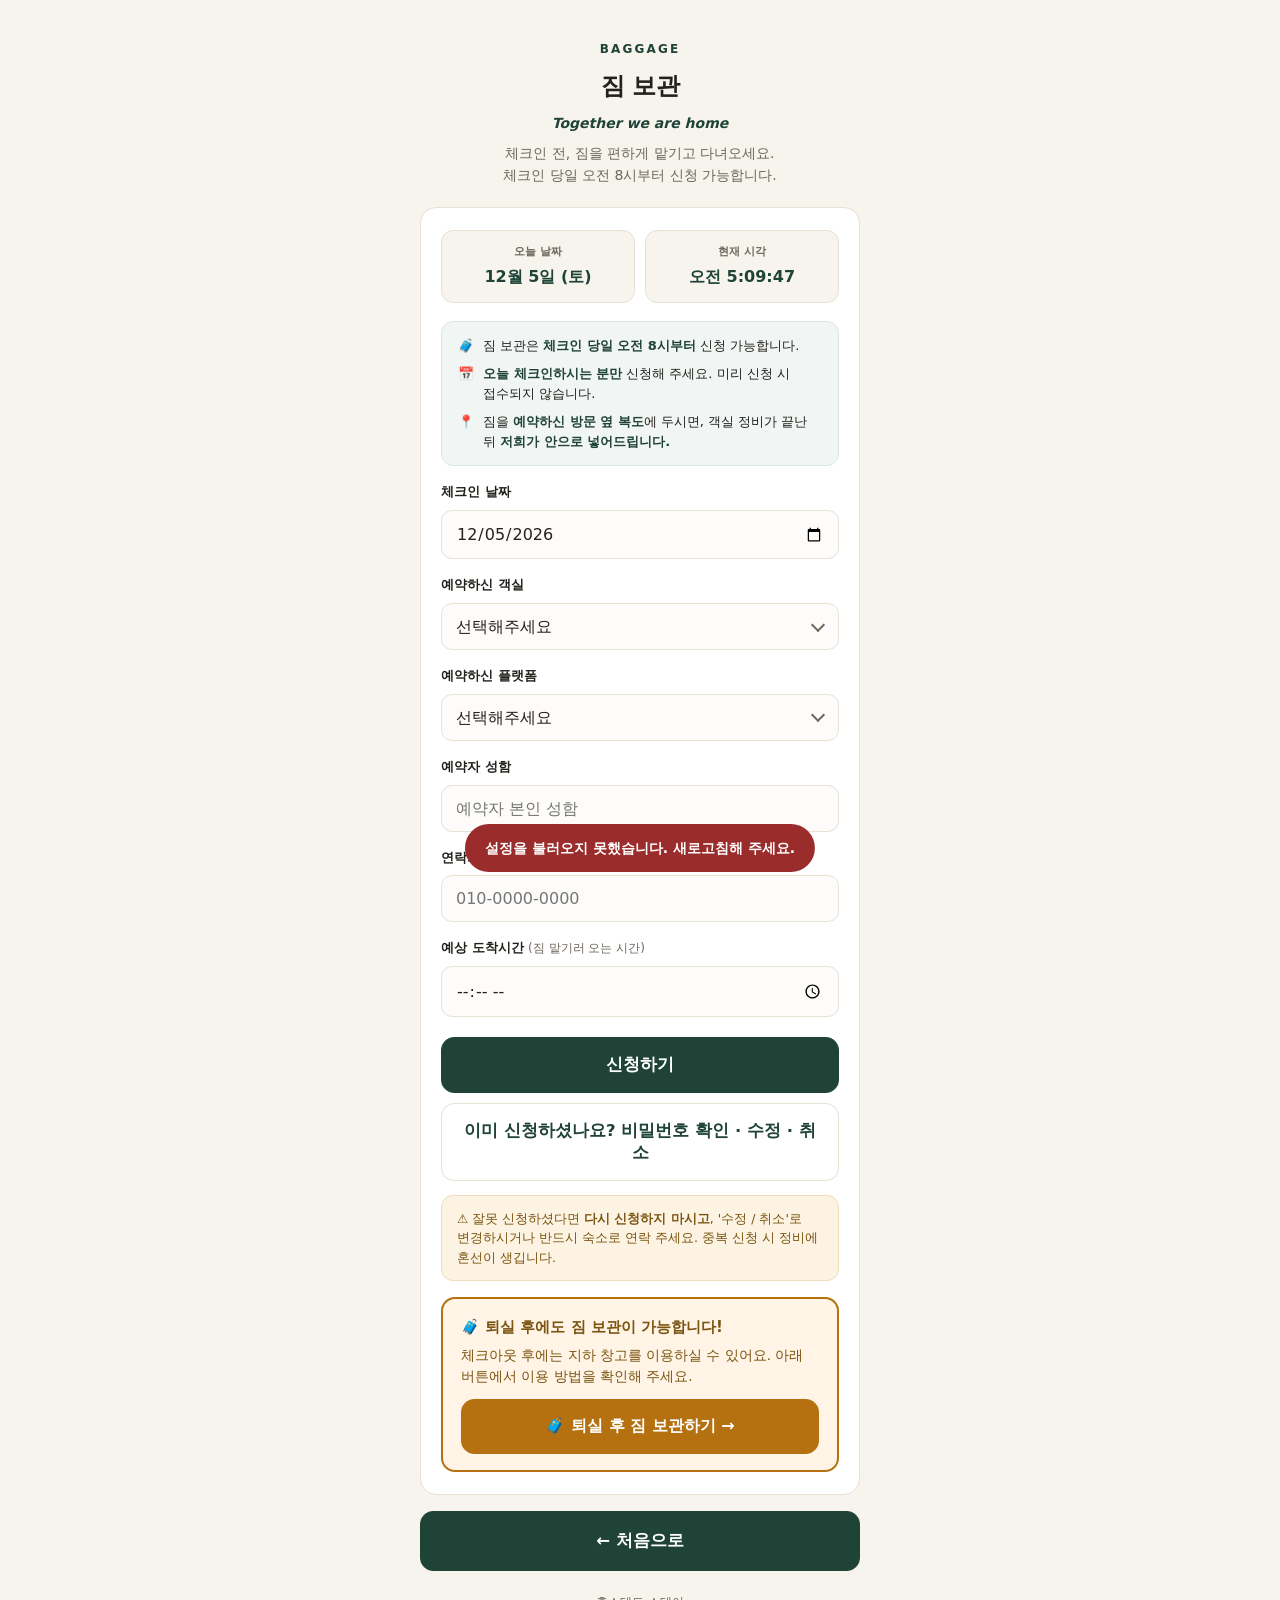
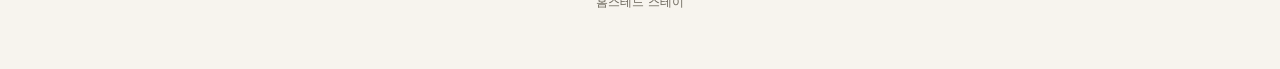
<file: baggage (3).html>
<!DOCTYPE html>
<html lang="ko">
<head>
<meta charset="utf-8">
<meta name="viewport" content="width=device-width, initial-scale=1, maximum-scale=1">
<title>짐 보관 · 홈스테드 스테이</title>
<link rel="stylesheet" href="app.css">
</head>
<body>
<div class="wrap">
  <header>
    <img class="logo" alt="홈스테드 스테이">
    <div class="eyebrow">BAGGAGE</div>
    <h1 id="title">짐 보관</h1>
    <p class="tagline">Together we are home</p>
    <p class="lead">체크인 전, 짐을 편하게 맡기고 다녀오세요.<br>체크인 당일 오전 8시부터 신청 가능합니다.</p>
  </header>

  <!-- 1단계: 신청 -->
  <div class="card" id="step1">
    <div class="nowbox">
      <div class="cell"><div class="lbl">오늘 날짜</div><div class="val" id="nowDate">-</div></div>
      <div class="cell"><div class="lbl">현재 시각</div><div class="val" id="nowTime">-</div></div>
    </div>

    <div id="myInfo" style="display:none; background:#eef4f1; border:1px solid #cfe0d8; border-radius:12px; padding:14px 16px; margin-bottom:16px; text-align:center">
      <div style="font-size:12.5px; color:var(--ink-soft); font-weight:700; margin-bottom:6px">✅ 신청이 확인되었습니다 · 공용현관 비밀번호</div>
      <div id="myCode" style="font-size:30px; font-weight:800; color:var(--pine); letter-spacing:.06em">----</div>
    </div>

    <div class="guide">
      <p><span class="gi">🧳</span><span>짐 보관은 <b>체크인 당일 오전 8시부터</b> 신청 가능합니다.</span></p>
      <p><span class="gi">📅</span><span><b>오늘 체크인하시는 분만</b> 신청해 주세요. 미리 신청 시 접수되지 않습니다.</span></p>
      <p><span class="gi">📍</span><span>짐을 <b>예약하신 방문 옆 복도</b>에 두시면, 객실 정비가 끝난 뒤 <b>저희가 안으로 넣어드립니다.</b></span></p>
    </div>

    <div class="photos" id="sampleBox1" style="display:none; margin-bottom:16px">
      <div style="font-size:12.5px; font-weight:700; color:var(--pine); margin-bottom:7px">📷 이렇게 놓아주시면 됩니다</div>
      <img id="bagSample1" alt="짐보관 예시">
    </div>

    <div id="editBanner" style="display:none; background:#fdf3e2; border:1px solid #f0dcba; color:#7a5410; border-radius:11px; padding:11px 14px; font-size:13px; font-weight:700; margin-bottom:14px">✏️ 수정 모드입니다. 내용을 바꾼 뒤 '수정 완료'를 눌러주세요.</div>

    <div class="field"><label for="checkin">체크인 날짜</label><input type="date" id="checkin"></div>
    <div class="field"><label for="room">예약하신 객실</label>
      <div class="selwrap"><select id="room"><option value="">선택해주세요</option></select></div></div>
    <div class="field"><label for="platform">예약하신 플랫폼</label>
      <div class="selwrap"><select id="platform"><option value="">선택해주세요</option></select></div></div>
    <div class="field"><label for="name">예약자 성함</label><input type="text" id="name" placeholder="예약자 본인 성함" autocomplete="off"></div>
    <div class="field"><label for="phone">연락처</label><input type="tel" id="phone" placeholder="010-0000-0000" inputmode="numeric"></div>
    <div class="field" style="margin-bottom:20px"><label for="arrive">예상 도착시간 <span style="font-weight:400; color:var(--ink-soft); font-size:12px">(짐 맡기러 오는 시간)</span></label><input type="time" id="arrive"></div>

    <button class="btn btn-primary" id="reqBtn">신청하기</button>
    <button class="btn" id="editToggle" style="margin-top:10px">이미 신청하셨나요? 비밀번호 확인 · 수정 · 취소</button>
    <button class="btn btn-danger" id="cancelReqBtn" style="display:none; margin-top:10px">🗑️ 짐보관 신청 취소</button>
    <a class="btn callbtn" href="#" style="display:none; margin-top:10px">📞 예약 객실을 모르시겠나요? 문의하기</a>

    <div class="warn">⚠️ 잘못 신청하셨다면 <b>다시 신청하지 마시고</b>, '수정 / 취소'로 변경하시거나 반드시 숙소로 연락 주세요. 중복 신청 시 정비에 혼선이 생깁니다.</div>
    <div style="margin-top:16px; background:#fff4e6; border:2px solid #b5710f; border-radius:14px; padding:16px 18px">
      <div style="font-size:15px; font-weight:800; color:#7a5410; margin-bottom:6px">🧳 퇴실 후에도 짐 보관이 가능합니다!</div>
      <p style="margin:0 0 12px; font-size:13.5px; color:#7a5410; line-height:1.55; word-break:keep-all">체크아웃 후에는 지하 창고를 이용하실 수 있어요. 아래 버튼에서 이용 방법을 확인해 주세요.</p>
      <button class="btn" id="lateBagBtn" style="background:#b5710f; color:#fff; border-color:#b5710f; font-size:16px">🧳 퇴실 후 짐 보관하기 →</button>
    </div>
  </div>

  <!-- 조회 -->
  <div class="card" id="lookupCard" style="display:none">
    <div class="field"><label for="lkRoom">예약하신 객실</label>
      <div class="selwrap"><select id="lkRoom"><option value="">선택해주세요</option></select></div></div>
    <div class="field" style="margin-bottom:16px"><label for="lkName">예약자 성함</label><input type="text" id="lkName" placeholder="신청하신 예약자 성함" autocomplete="off"></div>
    <button class="btn btn-primary" id="lkBtn">내 신청 불러오기</button>
    <button class="btn" id="lkClose" style="margin-top:10px">닫기</button>
  </div>

  <!-- 2단계: 조회 연출 -->
  <div class="card" id="step2" style="display:none">
    <div style="text-align:center; padding:34px 0">
      <div class="spinner"></div>
      <p style="margin:0; font-weight:700; color:var(--ink-soft)">예약자를 조회하고 있습니다...</p>
    </div>
  </div>

  <!-- 3단계: 완료 -->
  <div class="card" id="step3" style="display:none">
    <div class="done" style="padding-bottom:6px">
      <div class="check">✓</div>
      <h2>짐 보관 신청이 완료되었습니다</h2>
      <p style="margin-bottom:16px">입력하신 번호로 <b>비밀번호와 안내</b>를 보내드렸어요 :)</p>
    </div>
    <div class="clbl">공용현관 비밀번호</div>
    <div class="code" id="code">----</div>
    <div class="guide">
      <p><span class="gi">📍</span><span>짐은 <b>예약하신 객실 문 옆</b>, 문이 열리는 데 방해되지 않게 놓아주세요.</span></p>
      <p><span class="gi">🛋️</span><span>객실 정비가 끝나면 <b>저희가 안으로 옮겨</b> 드립니다.</span></p>
      <p><span class="gi">⏰</span><span>도착시간이 바뀌어도 <b>재신청하지 마시고</b> 그대로 짐 보관해 주세요.</span></p>
    </div>
    <div class="photos" id="sampleBox" style="display:none">
      <div style="font-size:12.5px; font-weight:700; color:var(--pine); margin-bottom:7px">📷 이렇게 놓아주시면 됩니다</div>
      <img id="bagSample" alt="짐보관 예시">
    </div>
    <a class="btn callbtn" href="#" style="display:none">📞 문의사항은 여기로 전화</a>
  </div>

  <!-- 퇴실 후 짐보관 -->
  <div class="card" id="lateBag" style="display:none">
    <h2 style="font-size:19px; font-weight:800; margin:0 0 6px">🧳 퇴실 후 짐 보관 안내</h2>
    <p style="margin:0 0 16px; font-size:14.5px">퇴실 후에는 <b>지하 창고</b> 이용이 가능하십니다!</p>
    <div class="guide">
      <p><span class="gi">🔐</span><span><b>이용 방법</b><br>정문 옆 "STAFF ONLY" 흰색 문이 지하로 내려가는 입구예요.</span></p>
      <p><span class="gi">1️⃣</span><span><b id="lbCode">----</b> 누르고 아래로 내려가 주세요</span></p>
      <p><span class="gi">2️⃣</span><span>바닥에 스티커 붙인 자리에 짐을 놓아주세요</span></p>
      <p><span class="gi">3️⃣</span><span>종이에 성함과 전화번호를 적어 짐에 붙여주세요 📝</span></p>
    </div>
    <div class="photos" id="lbPhotos"></div>
    <div class="warn" style="margin-top:0">⚠️ <b>꼭 확인해 주세요</b><br>
      · 귀중품은 보관이 어려우니 꼭 소지해 주세요<br>
      · 당일 오후 6시 이후에는 보관이 어렵습니다<br>
      · 보관 시 분실 책임을 지지 않으며, 30일 뒤 폐기됩니다</div>
    <div style="margin-top:18px; padding-top:18px; border-top:1px solid var(--line)">
      <div style="font-size:14px; font-weight:800; margin-bottom:12px">보관 신청하기</div>
      <div class="field"><label for="lbName">성함</label><input type="text" id="lbName" placeholder="성함" autocomplete="off"></div>
      <div class="field"><label for="lbPhone">연락처</label><input type="tel" id="lbPhone" placeholder="010-0000-0000" inputmode="numeric"></div>
      <div class="field" style="margin-bottom:18px"><label for="lbPickup">찾아가실 시간</label><input type="time" id="lbPickup"></div>
      <button class="btn btn-primary" id="lbSubmit">신청하기</button>
      <button class="btn" id="lbClose" style="margin-top:10px">닫기</button>
    </div>
    <p style="margin:16px 0 0; font-size:13px; color:var(--ink-soft); text-align:center">편안한 하루 보내세요 🌿</p>
  </div>

  <div class="card done" id="lateBagDone" style="display:none">
    <div class="check">✓</div>
    <h2>보관 신청이 접수되었습니다</h2>
    <p>지하 창고 안내대로 짐을 놓아주시면 됩니다.<br>편안한 하루 보내세요 🌿</p>
  </div>

  <a class="btn btn-primary" href="index.html" style="margin-top:6px">← 처음으로</a>
  <footer id="footer">홈스테드 스테이</footer>
</div>

<div class="toast" id="toast"></div>
<script src="app.js"></script>
<script>
  var bagEdit=false, origRoom='', origName='';
  startClock('nowDate','nowTime');
  document.getElementById('checkin').value = todayISO();

  function show(step){ ['step1','step2','step3'].forEach(function(s){ document.getElementById(s).style.display = (s===step)?'block':'none'; }); }

  loadConfig(function(c){
    if(c.placeName) document.getElementById('title').textContent = c.placeName + ' 짐 보관';
    fillSelect('room', c.rooms); fillSelect('lkRoom', c.rooms); fillSelect('platform', c.platforms);
    var bs=String(c.bagSampleUrl||'').trim();
    if(bs && bs.indexOf('http')===0){
      [['bagSample','sampleBox'],['bagSample1','sampleBox1']].forEach(function(pair){
        var img=document.getElementById(pair[0]), box=document.getElementById(pair[1]);
        if(!img||!box) return;
        img.onerror=function(){ box.style.display='none'; };
        img.src=bs; box.style.display='block';
      });
    }
    if(c.storageCode) document.getElementById('lbCode').textContent=c.storageCode;
    var lb=document.getElementById('lbPhotos');
    [c.lateBagUrl, c.lateBagUrl2].forEach(function(u){
      if(!u || u.indexOf('http')!==0) return;
      var im=document.createElement('img'); im.src=u; im.alt='퇴실 후 짐보관'; lb.appendChild(im);
    });
  });

  function collect(){
    return { checkin:document.getElementById('checkin').value, room:document.getElementById('room').value,
      platform:document.getElementById('platform').value, name:document.getElementById('name').value,
      phone:document.getElementById('phone').value, arrive:document.getElementById('arrive').value };
  }

  function setBagEdit(on){
    bagEdit=on;
    document.getElementById('editBanner').style.display=on?'block':'none';
    document.getElementById('reqBtn').textContent=on?'수정 완료':'신청하기';
    document.getElementById('editToggle').style.display=on?'none':'flex';
    document.getElementById('cancelReqBtn').style.display=on?'flex':'none';
    if(!on){ origRoom=''; origName=''; document.getElementById('myInfo').style.display='none'; }
  }

  document.getElementById('editToggle').addEventListener('click', function(){
    var lc=document.getElementById('lookupCard');
    lc.style.display='block';
    window.scrollTo({top:lc.offsetTop-20, behavior:'smooth'});
  });
  document.getElementById('lkClose').addEventListener('click', function(){ document.getElementById('lookupCard').style.display='none'; });

  document.getElementById('lkBtn').addEventListener('click', function(){
    var room=document.getElementById('lkRoom').value, name=document.getElementById('lkName').value;
    if(!room){ toast('예약하신 객실을 선택해주세요.'); return; }
    if(!name || name.trim().length<2){ toast('예약자 성함을 입력해주세요.'); return; }
    var b=this; b.disabled=true; b.textContent='불러오는 중...';
    api('findBaggage', { room:room, name:name }).then(function(res){
      b.disabled=false; b.textContent='내 신청 불러오기';
      if(!res || !res.ok){ toast((res&&res.msg)||'조회 실패'); return; }
      if(!res.found){ toast(res.msg||'신청 내역을 찾을 수 없어요.'); return; }
      var d=res.data;
      document.getElementById('room').value=d.room;
      document.getElementById('platform').value=d.platform;
      document.getElementById('name').value=d.name;
      document.getElementById('phone').value=d.phone||'';
      document.getElementById('arrive').value=d.arrive||'';
      origRoom=d.room; origName=d.name;
      setBagEdit(true);
      document.getElementById('lookupCard').style.display='none';
      if(res.code){ document.getElementById('myCode').textContent=res.code; document.getElementById('myInfo').style.display='block'; }
      window.scrollTo({top:0, behavior:'smooth'});
      toast('신청이 확인되었어요. 비밀번호와 정보를 확인하세요.', 1);
    }).catch(function(){ b.disabled=false; b.textContent='내 신청 불러오기'; toast('통신 오류가 발생했어요.'); });
  });

  document.getElementById('cancelReqBtn').addEventListener('click', function(){
    if(!confirm('짐보관 신청을 취소하시겠어요?')) return;
    var b=this; b.disabled=true; b.textContent='취소 중...';
    api('cancelBaggage', { room:origRoom, name:origName }).then(function(res){
      b.disabled=false; b.textContent='🗑️ 짐보관 신청 취소';
      if(res && res.ok){ toast('✅ '+res.msg, 1); setBagEdit(false);
        document.getElementById('room').value=''; document.getElementById('platform').value=''; document.getElementById('name').value=''; document.getElementById('phone').value='';
      } else toast((res&&res.msg)||'취소 실패');
    }).catch(function(){ b.disabled=false; b.textContent='🗑️ 짐보관 신청 취소'; toast('통신 오류가 발생했어요.'); });
  });

  document.getElementById('reqBtn').addEventListener('click', function(){
    var d=collect();
    if(!d.checkin){ toast('체크인 날짜를 선택해주세요.'); return; }
    if(!d.room){ toast('예약하신 객실을 선택해주세요.'); return; }
    if(!d.platform){ toast('예약 플랫폼을 선택해주세요.'); return; }
    if(!d.name || d.name.trim().length<2){ toast('예약자 성함을 입력해주세요.'); return; }
    if(!d.phone || d.phone.replace(/[^0-9]/g,'').length<10){ toast('연락처를 정확히 입력해주세요.'); return; }

    if(bagEdit){
      d.origRoom=origRoom; d.origName=origName;
      var rb=this; rb.disabled=true; rb.textContent='수정 중...';
      api('updateBaggage', d).then(function(res){
        rb.disabled=false;
        if(res && res.ok){ setBagEdit(false); toast('✅ '+res.msg, 1); }
        else { rb.textContent='수정 완료'; toast((res&&res.msg)||'수정 실패'); }
      }).catch(function(){ rb.disabled=false; rb.textContent='수정 완료'; toast('통신 오류가 발생했어요.'); });
      return;
    }

    var nowH=new Date().getHours();
    if(d.checkin !== todayISO() || nowH < 8){ toast('짐보관은 체크인 당일 오전 8시 이후에 신청해 주세요.'); return; }

    show('step2');
    api('requestBaggage', d).then(function(res){
      if(res && res.ok){
        setTimeout(function(){
          document.getElementById('code').textContent = res.code || '관리자 문의';
          show('step3');
          window.scrollTo({top:0, behavior:'smooth'});
        }, 2200);
      } else if(res && res.dup){
        show('step1'); toast(res.msg);
        var lc=document.getElementById('lookupCard');
        lc.style.display='block';
        document.getElementById('lkRoom').value=d.room;
        if(d.name) document.getElementById('lkName').value=d.name;
        setTimeout(function(){ window.scrollTo({top:lc.offsetTop-20, behavior:'smooth'}); }, 300);
      } else { show('step1'); toast((res&&res.msg)||'신청에 실패했어요.'); }
    }).catch(function(){ show('step1'); toast('통신 오류가 발생했어요.'); });
  });

  // 퇴실 후 짐보관
  document.getElementById('lateBagBtn').addEventListener('click', function(){
    document.getElementById('step1').style.display='none';
    document.getElementById('lookupCard').style.display='none';
    document.getElementById('lateBag').style.display='block';
    window.scrollTo({top:0, behavior:'smooth'});
  });
  document.getElementById('lbClose').addEventListener('click', function(){
    document.getElementById('lateBag').style.display='none';
    document.getElementById('step1').style.display='block';
    window.scrollTo({top:0, behavior:'smooth'});
  });
  document.getElementById('lbSubmit').addEventListener('click', function(){
    var d={ name:document.getElementById('lbName').value, phone:document.getElementById('lbPhone').value, pickup:document.getElementById('lbPickup').value };
    if(!d.name || d.name.trim().length<2){ toast('성함을 입력해 주세요.'); return; }
    if(!d.phone || d.phone.replace(/[^0-9]/g,'').length<10){ toast('연락처를 정확히 입력해 주세요.'); return; }
    if(!d.pickup){ toast('찾아가실 시간을 입력해 주세요.'); return; }
    var b=this; b.disabled=true; b.textContent='신청 중...';
    api('requestLateBaggage', d).then(function(res){
      b.disabled=false; b.textContent='신청하기';
      if(res && res.ok){
        document.getElementById('lateBag').style.display='none';
        document.getElementById('lateBagDone').style.display='block';
        window.scrollTo({top:0, behavior:'smooth'});
      } else toast((res&&res.msg)||'신청에 실패했어요.');
    }).catch(function(){ b.disabled=false; b.textContent='신청하기'; toast('통신 오류가 발생했어요.'); });
  });
</script>
</body>
</html>
</file>
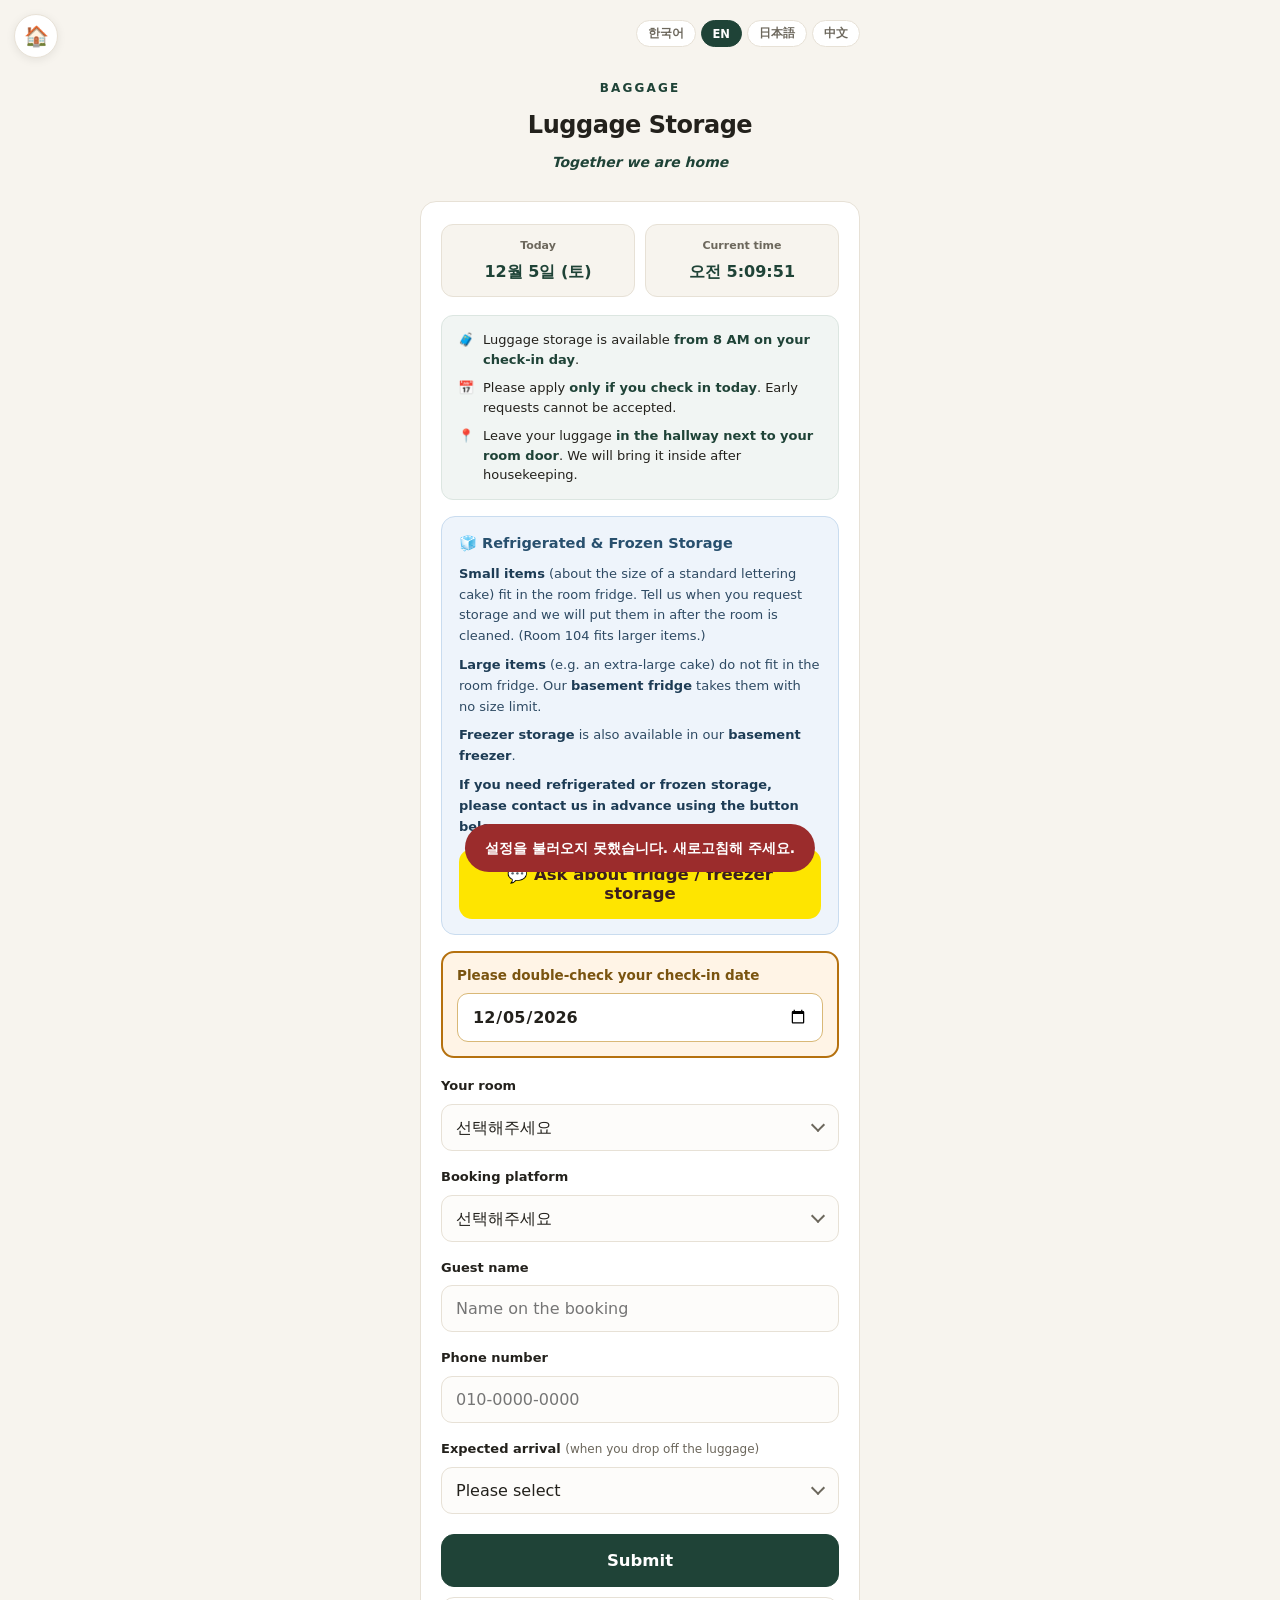
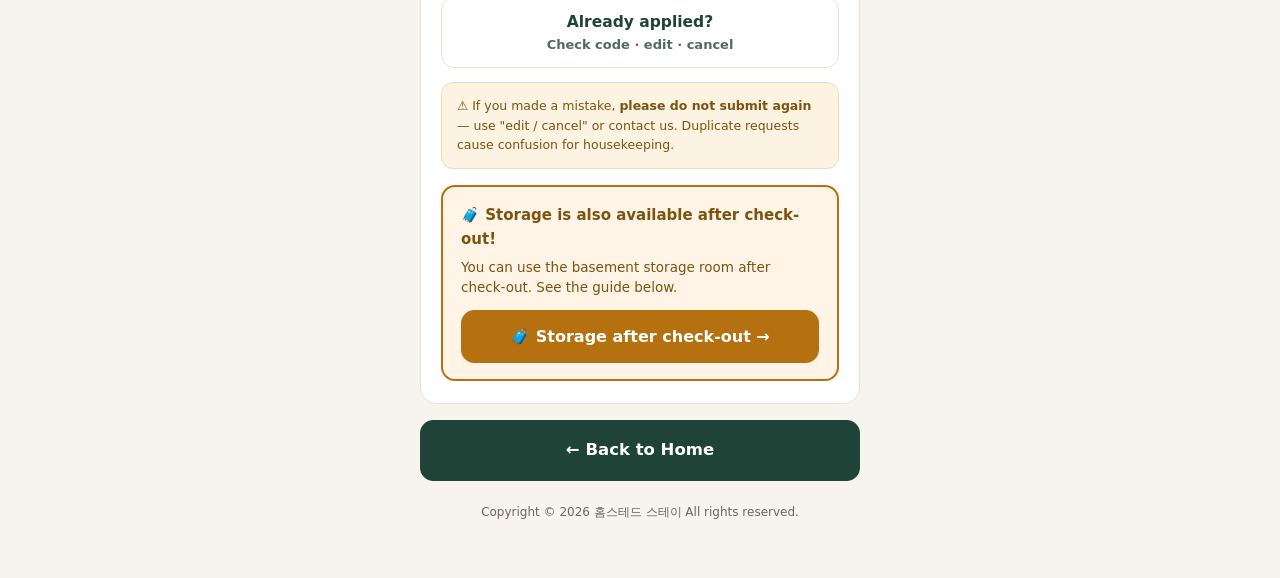
<file: baggage.html>
<!DOCTYPE html>
<html lang="ko">
<head>
<meta charset="utf-8">
<meta name="viewport" content="width=device-width, initial-scale=1, maximum-scale=1">
<title>짐 보관 · 홈스테드 스테이</title>
<link rel="stylesheet" href="app.css?v=9">
<style>
  .coldbox{background:#eef4fb; border:1px solid #c9dcef; border-radius:14px; padding:15px 17px; margin-bottom:16px}
  .coldbox .cbt{font-size:14.5px; font-weight:800; color:#28506e; margin-bottom:9px}
  .coldbox p{margin:0 0 8px; font-size:13px; color:#2e4a63; line-height:1.6; word-break:keep-all}
  .coldbox p:last-child{margin-bottom:0}
  .coldbox b{color:#1d3c55}
</style>
</head>
<body>
<a class="homefab" href="index.html" aria-label="홈으로">🏠</a>
<div class="wrap">
  <div id="langBar"></div>
  <header>
    <img class="logo" alt="홈스테드 스테이">
    <div class="eyebrow">BAGGAGE</div>
    <h1 id="title" data-i18n="bagTitle">짐 보관</h1>
    <p class="tagline">Together we are home</p>
  </header>

  <!-- 1단계: 신청 -->
  <div class="card" id="step1">
    <div class="nowbox">
      <div class="cell"><div class="lbl" data-i18n="today">오늘 날짜</div><div class="val" id="nowDate">-</div></div>
      <div class="cell"><div class="lbl" data-i18n="nowTime">현재 시각</div><div class="val" id="nowTime">-</div></div>
    </div>

    <div id="myInfo" style="display:none; background:#eef4f1; border:1px solid #cfe0d8; border-radius:12px; padding:14px 16px; margin-bottom:16px; text-align:center">
      <div style="font-size:12.5px; color:var(--ink-soft); font-weight:700; margin-bottom:6px">✅ 신청이 확인되었습니다 · 공용현관 비밀번호</div>
      <div id="myCode" style="font-size:30px; font-weight:800; color:var(--pine); letter-spacing:.06em">----</div>
    </div>

    <div class="guide">
      <p><span class="gi">🧳</span><span data-i18n="bagG1">짐 보관은 <b>체크인 당일 오전 8시부터</b> 신청 가능합니다.</span></p>
      <p><span class="gi">📅</span><span data-i18n="bagG2"><b>오늘 체크인하시는 분만</b> 신청해 주세요. 미리 신청 시 접수되지 않습니다.</span></p>
      <p><span class="gi">📍</span><span data-i18n="bagG3">짐을 <b>예약하신 방문 옆 복도</b>에 두시면, 객실 정비가 끝난 뒤 <b>저희가 안으로 넣어드립니다.</b></span></p>
    </div>

    <div class="coldbox">
      <div class="cbt" data-i18n="coldT">🧊 냉장 · 냉동 보관 안내</div>
      <p data-i18n="cold1"><b>작은 물품(일반 레터링 케이크 정도)</b>은 객실 냉장고에 보관해 드립니다. 짐 보관 신청 시 <b>미리 말씀해 주시면</b> 객실 정비 후 바로 냉장고에 넣어드려요. (104호는 더 큰 물품도 가능합니다)</p>
      <p data-i18n="cold2"><b>큰 물품(성심당 망고시루 케이크 등)</b>은 객실 냉장고에 들어가지 않습니다. <b>지하 냉장고</b>를 이용하시면 크기 제한 없이 보관하실 수 있어요.</p>
      <p data-i18n="cold3"><b>냉동 보관</b>도 <b>지하 냉동고</b>에서 가능합니다.</p>
      <p data-i18n="cold4"><b>냉장 · 냉동 보관을 원하시면 아래 버튼으로 미리 문의해 주세요.</b></p>
      <button class="btn kakao" id="coldAsk" style="margin-top:12px" data-i18n="coldBtn">💬 냉장 · 냉동 보관 문의하기</button>
    </div>

    <div class="photos" id="sampleBox1" style="display:none; margin-bottom:16px">
      <div style="font-size:12.5px; font-weight:700; color:var(--pine); margin-bottom:7px" data-i18n="sampleCap">📷 이렇게 놓아주시면 됩니다</div>
      <img id="bagSample1" alt="짐보관 예시">
    </div>

    <div id="editBanner" style="display:none; background:#fdf3e2; border:1px solid #f0dcba; color:#7a5410; border-radius:11px; padding:11px 14px; font-size:13px; font-weight:700; margin-bottom:14px">✏️ 수정 모드입니다. 내용을 바꾼 뒤 '수정 완료'를 눌러주세요.</div>

    <div class="field"><label for="checkin" data-i18n="ciDate">체크인 날짜를 다시 한 번 확인해 주세요</label><input type="date" id="checkin"></div>
    <div class="field"><label for="room" data-i18n="bagRoom">예약하신 객실</label>
      <div class="selwrap"><select id="room"><option value="">선택해주세요</option></select></div></div>
    <div class="field"><label for="platform" data-i18n="bagPlat">예약하신 플랫폼</label>
      <div class="selwrap"><select id="platform"><option value="">선택해주세요</option></select></div></div>
    <div class="field"><label for="name" data-i18n="bagName">예약자 성함</label><input type="text" id="name" data-i18n-ph="bagNamePh" placeholder="예약자 본인 성함" autocomplete="off"></div>
    <div class="field"><label for="phone" data-i18n="bagPhone">연락처</label><input type="tel" id="phone" placeholder="010-0000-0000" inputmode="numeric"></div>
    <div class="field" style="margin-bottom:20px"><label for="arrive"><span data-i18n="bagArrive">예상 도착시간</span> <span style="font-weight:400; color:var(--ink-soft); font-size:12px" data-i18n="bagArriveSub">(짐 맡기러 오는 시간)</span></label><div class="selwrap"><select id="arrive"><option value="" data-i18n="selectPlease">선택해주세요</option></select></div></div>

    <button class="btn btn-primary" id="reqBtn" data-i18n="bagSubmit">신청하기</button>
    <button class="btn btn-2line" id="editToggle" style="margin-top:10px"><span class="l1" data-i18n="bagLookup1">이미 신청하셨나요?</span><span class="l2" data-i18n="bagLookup2">비밀번호 확인 · 수정 · 취소</span></button>
    <button class="btn btn-danger" id="cancelReqBtn" style="display:none; margin-top:10px" data-i18n="bagCancel">🗑️ 짐보관 신청 취소</button>
    <a class="btn callbtn" href="#" style="display:none; margin-top:10px" data-i18n="bagCallHelp">📞 예약 객실을 모르시겠나요? 문의하기</a>

    <div class="warn" data-i18n="bagWarn">⚠️ 잘못 신청하셨다면 <b>다시 신청하지 마시고</b>, '수정 / 취소'로 변경하시거나 반드시 숙소로 연락 주세요. 중복 신청 시 정비에 혼선이 생깁니다.</div>
    <div style="margin-top:16px; background:#fff4e6; border:2px solid #b5710f; border-radius:14px; padding:16px 18px">
      <div style="font-size:15px; font-weight:800; color:#7a5410; margin-bottom:6px" data-i18n="lateT">🧳 퇴실 후에도 짐 보관이 가능합니다!</div>
      <p style="margin:0 0 12px; font-size:13.5px; color:#7a5410; line-height:1.55; word-break:keep-all" data-i18n="lateD">체크아웃 후에는 지하 창고를 이용하실 수 있어요. 아래 버튼에서 이용 방법을 확인해 주세요.</p>
      <button class="btn" id="lateBagBtn" style="background:#b5710f; color:#fff; border-color:#b5710f; font-size:16px" data-i18n="lateBtn">🧳 퇴실 후 짐 보관하기 →</button>
    </div>
  </div>

  <!-- 조회 -->
  <div class="card" id="lookupCard" style="display:none">
    <div class="field"><label for="lkRoom" data-i18n="bagRoom">예약하신 객실</label>
      <div class="selwrap"><select id="lkRoom"><option value="">선택해주세요</option></select></div></div>
    <div class="field" style="margin-bottom:16px"><label for="lkName" data-i18n="bagName">예약자 성함</label><input type="text" id="lkName" placeholder="신청하신 예약자 성함" autocomplete="off"></div>
    <button class="btn btn-primary" id="lkBtn" data-i18n="lkBtn">내 신청 불러오기</button>
    <button class="btn" id="lkClose" style="margin-top:10px" data-i18n="close">닫기</button>
  </div>

  <!-- 2단계: 조회 연출 -->
  <div class="card" id="step2" style="display:none">
    <div style="text-align:center; padding:34px 0">
      <div class="spinner"></div>
      <p style="margin:0; font-weight:700; color:var(--ink-soft)" data-i18n="searching">예약자를 조회하고 있습니다...</p>
    </div>
  </div>

  <!-- 3단계: 완료 -->
  <div class="card" id="step3" style="display:none">
    <div class="done" style="padding-bottom:6px">
      <div class="check">✓</div>
      <h2 data-i18n="bagDoneT">짐 보관 신청이 완료되었습니다</h2>
      <p style="margin-bottom:16px" data-i18n="bagDoneD">입력하신 번호로 <b>비밀번호와 안내</b>를 보내드렸어요 :)</p>
    </div>
    <div class="clbl" data-i18n="entryCode">공용현관 비밀번호</div>
    <div class="code" id="code">----</div>
    <div class="guide">
      <p><span class="gi">📍</span><span data-i18n="bagD1">짐은 <b>예약하신 객실 문 옆</b>, 문이 열리는 데 방해되지 않게 놓아주세요.</span></p>
      <p><span class="gi">🛋️</span><span data-i18n="bagD2">객실 정비가 끝나면 <b>저희가 안으로 옮겨</b> 드립니다.</span></p>
      <p><span class="gi">⏰</span><span data-i18n="bagD3">도착시간이 바뀌어도 <b>재신청하지 마시고</b> 그대로 짐 보관해 주세요.</span></p>
    </div>
    <div class="photos" id="sampleBox" style="display:none">
      <div style="font-size:12.5px; font-weight:700; color:var(--pine); margin-bottom:7px" data-i18n="sampleCap">📷 이렇게 놓아주시면 됩니다</div>
      <img id="bagSample" alt="짐보관 예시">
    </div>
    <a class="btn callbtn" href="#" style="display:none" data-i18n="callBtn">📞 문의사항은 여기로 전화</a>
  </div>

  <!-- 퇴실 후 짐보관 -->
  <div class="card" id="lateBag" style="display:none">
    <h2 style="font-size:19px; font-weight:800; margin:0 0 6px" data-i18n="lateTitle">🧳 퇴실 후 짐 보관 안내</h2>
    <p style="margin:0 0 16px; font-size:14.5px" data-i18n="lateSub">퇴실 후에는 <b>지하 창고</b> 이용이 가능하십니다!</p>
    <div class="guide">
      <p><span class="gi">🔐</span><span data-i18n="lateHow"><b>이용 방법</b><br>정문 옆 "STAFF ONLY" 흰색 문이 지하로 내려가는 입구예요.</span></p>
      <p><span class="gi">1️⃣</span><span data-i18n="lateS1n">신청을 완료하시면 <b>지하 창고 비밀번호</b>를 안내해 드립니다.</span></p>
      <p><span class="gi">2️⃣</span><span data-i18n="lateS2">바닥에 스티커 붙인 자리에 짐을 놓아주세요</span></p>
      <p><span class="gi">3️⃣</span><span data-i18n="lateS3">종이에 성함과 전화번호를 적어 짐에 붙여주세요</span></p>
    </div>
    <div class="photos" id="lbPhotos"></div>
    <div class="coldbox" style="margin-top:0">
      <div class="cbt" data-i18n="coldT">🧊 냉장 · 냉동 보관 안내</div>
      <p data-i18n="lateCold"><b>지하 냉장고는 크기가 넉넉해 어떤 케이크도 들어갑니다.</b> 큰 케이크도 그대로 보관하실 수 있어요.</p>
      <p data-i18n="lateCold2"><b>냉동 보관</b>도 지하 냉동고에서 가능합니다. 원하시면 아래 버튼으로 미리 문의해 주세요.</p>
      <button class="btn kakao" id="coldAsk2" style="margin-top:12px" data-i18n="coldBtn">💬 냉장 · 냉동 보관 문의하기</button>
    </div>
    <div class="warn" style="margin-top:0" data-i18n="lateWarn">⚠️ <b>꼭 확인해 주세요</b><br>
      · 귀중품은 보관이 어려우니 꼭 소지해 주세요<br>
      · 당일 오후 6시 이후에는 보관이 어렵습니다<br>
      · 보관 시 분실 책임을 지지 않으며, 30일 뒤 폐기됩니다</div>
    <div style="margin-top:18px; padding-top:18px; border-top:1px solid var(--line)">
      <div style="font-size:14px; font-weight:800; margin-bottom:12px" data-i18n="lateForm">보관 신청하기</div>
      <div class="field"><label for="lbRoom" data-i18n="lateRoom">이용하셨던 객실</label>
        <div class="selwrap"><select id="lbRoom"><option value="" data-i18n="selectPlease">선택해주세요</option></select></div></div>
      <div class="field"><label for="lbName" data-i18n="lateName">성함</label><input type="text" id="lbName" placeholder="성함" autocomplete="off"></div>
      <div class="field"><label for="lbPhone" data-i18n="latePhone">연락처</label><input type="tel" id="lbPhone" placeholder="010-0000-0000" inputmode="numeric"></div>
      <div class="field" style="margin-bottom:18px"><label for="lbPickup" data-i18n="latePickup">찾아가실 시간</label><div class="selwrap"><select id="lbPickup"><option value="" data-i18n="selectPlease">선택해주세요</option></select></div></div>
      <button class="btn btn-primary" id="lbSubmit" data-i18n="bagSubmit">신청하기</button>
      <button class="btn" id="lbClose" style="margin-top:10px" data-i18n="close">닫기</button>
    </div>
    <p style="margin:16px 0 0; font-size:13px; color:var(--ink-soft); text-align:center">편안한 하루 보내세요 🌿</p>
  </div>

  <div class="card" id="lateBagDone" style="display:none">
    <div class="done" style="padding-bottom:6px">
      <div class="check">✓</div>
      <h2 data-i18n="lateDoneT">보관 신청이 접수되었습니다</h2>
      <p style="margin-bottom:16px" data-i18n="lateDoneD">지하 창고 안내대로 짐을 놓아주시면 됩니다.<br>편안한 하루 보내세요 🌿</p>
    </div>
    <div class="clbl" data-i18n="storageCodeLbl">지하 창고 비밀번호</div>
    <div class="code" id="lbDoneCode">----</div>
    <div class="guide">
      <p><span class="gi">🔐</span><span data-i18n="lateHow2">정문 옆 "STAFF ONLY" 흰색 문에서 위 번호를 누르고 지하로 내려가 주세요.</span></p>
      <p><span class="gi">📦</span><span data-i18n="lateS2">바닥에 스티커 붙인 자리에 짐을 놓아주세요</span></p>
      <p><span class="gi">📝</span><span data-i18n="lateS3">종이에 성함과 전화번호를 적어 짐에 붙여주세요</span></p>
      <p><span class="gi">⏰</span><span data-i18n="pickupBy"><b>당일 오후 6시 전까지</b> 반드시 찾아가 주세요.</span></p>
    </div>
  </div>

  <a class="btn btn-primary" href="index.html" style="margin-top:6px" data-i18n="home">← 처음으로</a>
  <footer id="footer">Copyright &copy; 2026 홈스테드 스테이 All rights reserved.</footer>
</div>

<div class="modal-bg" id="lbModal">
  <div class="modal">
    <h3 data-i18n="lossT">⚠️ 신청 전 꼭 확인해 주세요</h3>
    <p data-i18n="lossD">지하 창고는 <b>공용 보관 공간</b>입니다.<br>
    귀중품·고가품·분실 위험이 있는 물품은 <b>보관하지 마시고 꼭 소지</b>해 주세요.<br><br>
    보관 중 발생한 <b>분실이나 파손에 대해서는 책임지지 않습니다.</b> 이 점 양해 부탁드립니다.</p>
    <div class="modal-btns">
      <button class="btn" id="lbCancel" data-i18n="recheck">다시 확인</button>
      <button class="btn btn-primary" id="lbConfirm" data-i18n="lossOk">확인했습니다</button>
    </div>
  </div>
</div>

<div class="toast" id="toast"></div>
<script src="app.js?v=9"></script>
<script src="i18n.js?v=9"></script>
<script>
  var bagEdit=false, origRoom='', origName='';
  startClock('nowDate','nowTime');
  // 냉장·냉동 보관 문의 → 문구 복사 후 카카오톡 채널 열기
  ['coldAsk','coldAsk2'].forEach(function(bid){
    var b=document.getElementById(bid); if(!b) return;
    b.addEventListener('click', function(){
    var t = '냉장 냉동 보관 원합니다';
    var go = function(){
      toast('✅ "냉장 냉동 보관 원합니다" 문구가 복사되었습니다. 카카오톡에 붙여넣어 주세요!', 1);
      setTimeout(function(){ window.open('http://pf.kakao.com/_UxeKxin/chat', '_blank'); }, 900);
    };
    if(navigator.clipboard && navigator.clipboard.writeText){
      navigator.clipboard.writeText(t).then(go).catch(function(){ coldFallback(t, go); });
    } else { coldFallback(t, go); }
    });
  });
  function coldFallback(t, done){
    var ta = document.createElement('textarea');
    ta.value = t; ta.style.position='fixed'; ta.style.opacity='0';
    document.body.appendChild(ta); ta.select();
    try { document.execCommand('copy'); done(); }
    catch(e){ window.open('http://pf.kakao.com/_UxeKxin/chat', '_blank'); }
    document.body.removeChild(ta);
  }
  document.getElementById('checkin').value = todayISO();
  fillTimes('arrive', 8, 23);      // 짐 맡기러 오는 시간: 오전 8시 ~ 오후 11:30
  fillTimes('lbPickup', 9, 17);    // 퇴실 후 찾아가실 시간: 오전 9시 ~
  (function(){ var o=document.createElement('option'); o.value='18:00'; o.textContent='오후 6:00 (마감)';
    document.getElementById('lbPickup').appendChild(o); })();
  markCheckinField('checkin');

  function show(step){ ['step1','step2','step3'].forEach(function(s){ document.getElementById(s).style.display = (s===step)?'block':'none'; }); }

  loadConfig(function(c){
    if(c.placeName) document.getElementById('title').textContent = c.placeName + ' 짐 보관';
    fillSelect('room', c.rooms); fillSelect('lkRoom', c.rooms); fillSelect('lbRoom', c.rooms); fillSelect('platform', c.platforms);
    var bs=String(c.bagSampleUrl||'').trim();
    if(bs && bs.indexOf('http')===0){
      [['bagSample','sampleBox'],['bagSample1','sampleBox1']].forEach(function(pair){
        var img=document.getElementById(pair[0]), box=document.getElementById(pair[1]);
        if(!img||!box) return;
        img.onerror=function(){ box.style.display='none'; };
        img.src=bs; box.style.display='block';
      });
    }
    var lb=document.getElementById('lbPhotos');
    [c.lateBagUrl, c.lateBagUrl2].forEach(function(u){
      if(!u || u.indexOf('http')!==0) return;
      var im=document.createElement('img'); im.src=u; im.alt='퇴실 후 짐보관'; lb.appendChild(im);
    });
  });

  function collect(){
    return { checkin:document.getElementById('checkin').value, room:document.getElementById('room').value,
      platform:document.getElementById('platform').value, name:document.getElementById('name').value,
      phone:document.getElementById('phone').value, arrive:document.getElementById('arrive').value };
  }

  function setBagEdit(on){
    bagEdit=on;
    document.getElementById('editBanner').style.display=on?'block':'none';
    document.getElementById('reqBtn').textContent=on?'수정 완료':'신청하기';
    document.getElementById('editToggle').style.display=on?'none':'flex';
    document.getElementById('cancelReqBtn').style.display=on?'flex':'none';
    if(!on){ origRoom=''; origName=''; document.getElementById('myInfo').style.display='none'; }
  }

  document.getElementById('editToggle').addEventListener('click', function(){
    var lc=document.getElementById('lookupCard');
    lc.style.display='block';
    window.scrollTo({top:lc.offsetTop-20, behavior:'smooth'});
  });
  document.getElementById('lkClose').addEventListener('click', function(){ document.getElementById('lookupCard').style.display='none'; });

  document.getElementById('lkBtn').addEventListener('click', function(){
    var room=document.getElementById('lkRoom').value, name=document.getElementById('lkName').value;
    if(!room){ toast('예약하신 객실을 선택해주세요.'); return; }
    if(!name || name.trim().length<2){ toast('예약자 성함을 입력해주세요.'); return; }
    var b=this; b.disabled=true; b.textContent='불러오는 중...';
    api('findBaggage', { room:room, name:name }).then(function(res){
      b.disabled=false; b.textContent='내 신청 불러오기';
      if(!res || !res.ok){ toast((res&&res.msg)||'조회 실패'); return; }
      if(!res.found){ toast(res.msg||'신청 내역을 찾을 수 없어요.'); return; }
      var d=res.data;
      document.getElementById('room').value=d.room;
      document.getElementById('platform').value=d.platform;
      document.getElementById('name').value=d.name;
      document.getElementById('phone').value=d.phone||'';
      document.getElementById('arrive').value=d.arrive||'';
      origRoom=d.room; origName=d.name;
      setBagEdit(true);
      document.getElementById('lookupCard').style.display='none';
      if(res.code){ document.getElementById('myCode').textContent=res.code; document.getElementById('myInfo').style.display='block'; }
      window.scrollTo({top:0, behavior:'smooth'});
      toast('신청이 확인되었어요. 비밀번호와 정보를 확인하세요.', 1);
    }).catch(function(){ b.disabled=false; b.textContent='내 신청 불러오기'; toast('통신 오류가 발생했어요.'); });
  });

  document.getElementById('cancelReqBtn').addEventListener('click', function(){
    if(!confirm('짐보관 신청을 취소하시겠어요?')) return;
    var b=this; b.disabled=true; b.textContent='취소 중...';
    api('cancelBaggage', { room:origRoom, name:origName }).then(function(res){
      b.disabled=false; b.textContent='🗑️ 짐보관 신청 취소';
      if(res && res.ok){ toast('✅ '+res.msg, 1); setBagEdit(false);
        document.getElementById('room').value=''; document.getElementById('platform').value=''; document.getElementById('name').value=''; document.getElementById('phone').value='';
      } else toast((res&&res.msg)||'취소 실패');
    }).catch(function(){ b.disabled=false; b.textContent='🗑️ 짐보관 신청 취소'; toast('통신 오류가 발생했어요.'); });
  });

  document.getElementById('reqBtn').addEventListener('click', function(){
    var d=collect();
    if(!d.checkin){ toast('체크인 날짜를 선택해주세요.'); return; }
    if(!d.room){ toast('예약하신 객실을 선택해주세요.'); return; }
    if(!d.platform){ toast('예약 플랫폼을 선택해주세요.'); return; }
    if(!d.name || d.name.trim().length<2){ toast('예약자 성함을 입력해주세요.'); return; }
    if(!d.phone || d.phone.replace(/[^0-9]/g,'').length<10){ toast('연락처를 정확히 입력해주세요.'); return; }

    if(bagEdit){
      d.origRoom=origRoom; d.origName=origName;
      var rb=this; rb.disabled=true; rb.textContent='수정 중...';
      api('updateBaggage', d).then(function(res){
        rb.disabled=false;
        if(res && res.ok){ setBagEdit(false); toast('✅ '+res.msg, 1); }
        else { rb.textContent='수정 완료'; toast((res&&res.msg)||'수정 실패'); }
      }).catch(function(){ rb.disabled=false; rb.textContent='수정 완료'; toast('통신 오류가 발생했어요.'); });
      return;
    }

    var nowH=new Date().getHours();
    if(d.checkin !== todayISO() || nowH < 8){ toast('짐보관은 체크인 당일 오전 8시 이후에 신청해 주세요.'); return; }

    show('step2');
    api('requestBaggage', d).then(function(res){
      if(res && res.ok){
        setTimeout(function(){
          document.getElementById('code').textContent = res.code || '관리자 문의';
          show('step3');
          window.scrollTo({top:0, behavior:'smooth'});
        }, 2200);
      } else if(res && res.dup){
        show('step1'); toast(res.msg);
        var lc=document.getElementById('lookupCard');
        lc.style.display='block';
        document.getElementById('lkRoom').value=d.room;
        if(d.name) document.getElementById('lkName').value=d.name;
        setTimeout(function(){ window.scrollTo({top:lc.offsetTop-20, behavior:'smooth'}); }, 300);
      } else { show('step1'); toast((res&&res.msg)||'신청에 실패했어요.'); }
    }).catch(function(){ show('step1'); toast('통신 오류가 발생했어요.'); });
  });

  // 퇴실 후 짐보관
  document.getElementById('lateBagBtn').addEventListener('click', function(){
    document.getElementById('step1').style.display='none';
    document.getElementById('lookupCard').style.display='none';
    document.getElementById('lateBag').style.display='block';
    window.scrollTo({top:0, behavior:'smooth'});
  });
  document.getElementById('lbClose').addEventListener('click', function(){
    document.getElementById('lateBag').style.display='none';
    document.getElementById('step1').style.display='block';
    window.scrollTo({top:0, behavior:'smooth'});
  });
  document.getElementById('lbSubmit').addEventListener('click', function(){
    var d={ room:document.getElementById('lbRoom').value, name:document.getElementById('lbName').value, phone:document.getElementById('lbPhone').value, pickup:document.getElementById('lbPickup').value };
    if(!d.room){ toast('이용하셨던 객실을 선택해 주세요.'); return; }
    if(!d.name || d.name.trim().length<2){ toast('성함을 입력해 주세요.'); return; }
    if(!d.phone || d.phone.replace(/[^0-9]/g,'').length<10){ toast('연락처를 정확히 입력해 주세요.'); return; }
    if(!d.pickup){ toast('찾아가실 시간을 입력해 주세요.'); return; }
    document.getElementById('lbModal').className='modal-bg show';
  });

  document.getElementById('lbCancel').addEventListener('click', function(){ document.getElementById('lbModal').className='modal-bg'; });
  document.getElementById('lbModal').addEventListener('click', function(e){ if(e.target.id==='lbModal') this.className='modal-bg'; });

  document.getElementById('lbConfirm').addEventListener('click', function(){
    document.getElementById('lbModal').className='modal-bg';
    var d={ room:document.getElementById('lbRoom').value, name:document.getElementById('lbName').value, phone:document.getElementById('lbPhone').value, pickup:document.getElementById('lbPickup').value };
    var b=document.getElementById('lbSubmit'); b.disabled=true; b.textContent='신청 중...';
    api('requestLateBaggage', d).then(function(res){
      b.disabled=false; b.textContent='신청하기';
      if(res && res.ok){
        document.getElementById('lbDoneCode').textContent = res.code || '관리자 문의';
        document.getElementById('lateBag').style.display='none';
        document.getElementById('lateBagDone').style.display='block';
        window.scrollTo({top:0, behavior:'smooth'});
      } else toast((res&&res.msg)||'신청에 실패했어요.');
    }).catch(function(){ b.disabled=false; b.textContent='신청하기'; toast('통신 오류가 발생했어요.'); });
  });
</script>
</body>
</html>
</file>
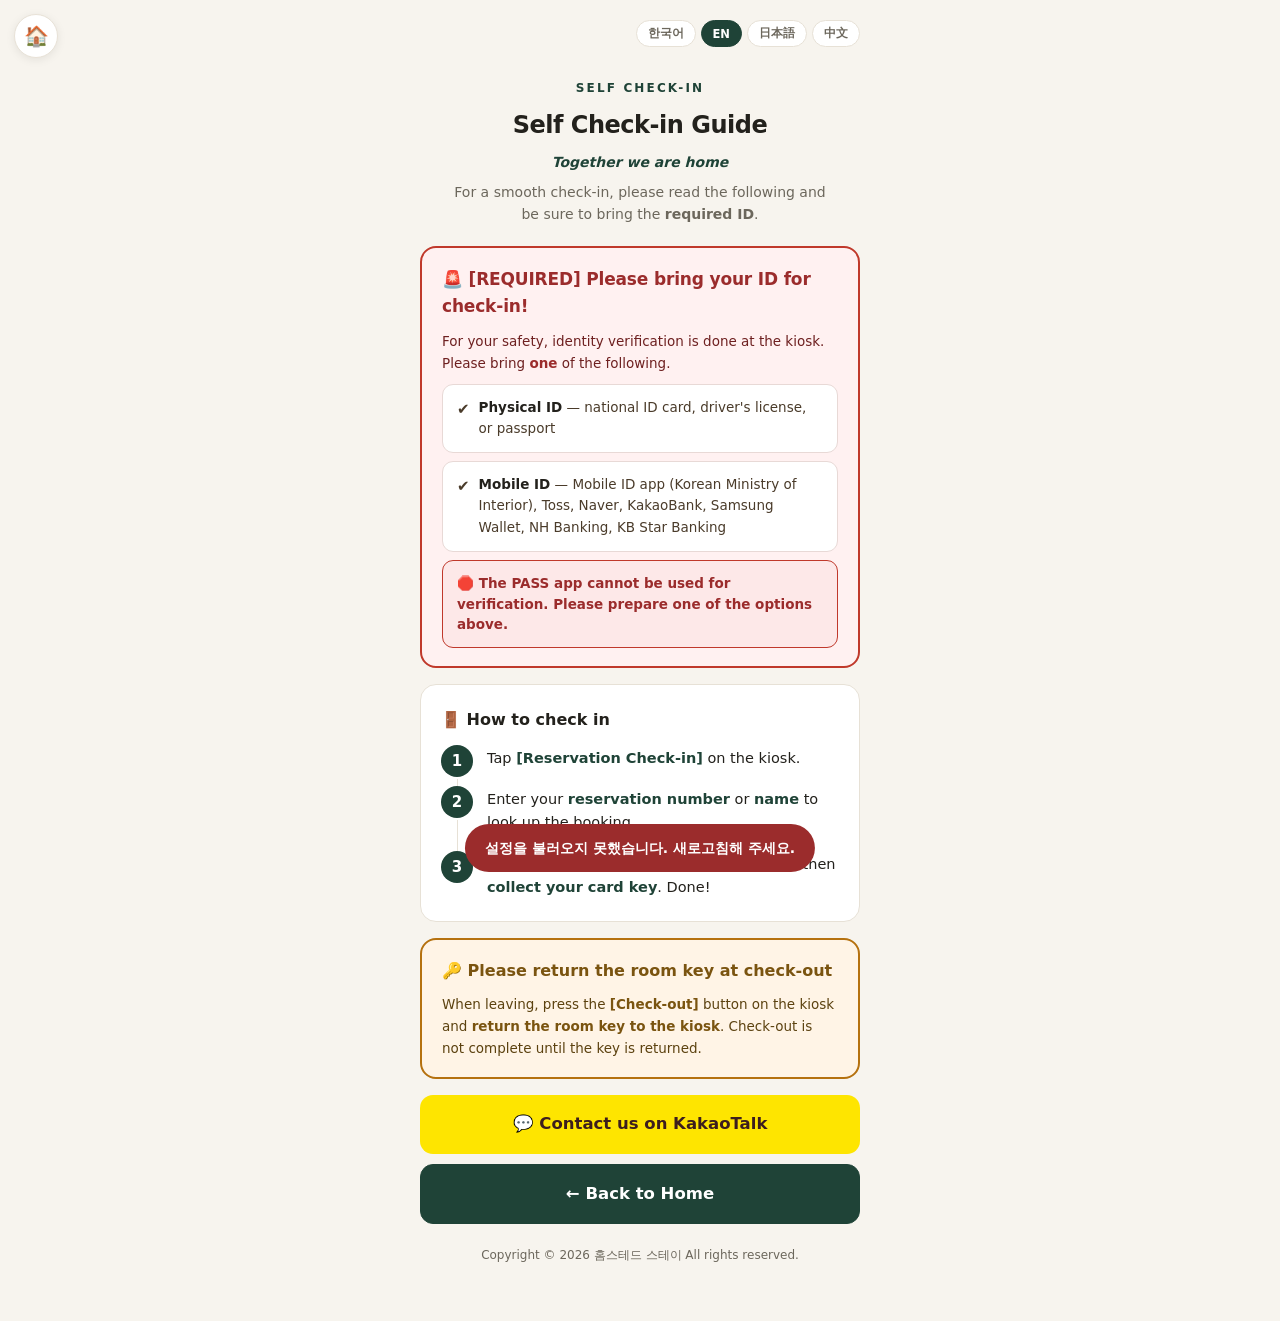
<file: checkin.html>
<!DOCTYPE html>
<html lang="ko">
<head>
<meta charset="utf-8">
<meta name="viewport" content="width=device-width, initial-scale=1, maximum-scale=1">
<title>셀프 체크인 안내 · 홈스테드 스테이</title>
<link rel="stylesheet" href="app.css?v=9">
<style>
  .alertbox{background:#fff1f1; border:2px solid #c0392b; border-radius:16px; padding:18px 20px; margin-bottom:16px}
  .alertbox .abt{font-size:17px; font-weight:900; color:#9b2c2c; margin-bottom:10px; word-break:keep-all; letter-spacing:-.01em}
  .alertbox p{margin:0 0 9px; font-size:13.5px; color:#6e2020; line-height:1.65; word-break:keep-all}
  .alertbox p:last-child{margin-bottom:0}
  .alertbox b{color:#9b2c2c; font-weight:800}
  .idlist{list-style:none; margin:4px 0 0; padding:0}
  .idlist li{display:flex; gap:9px; align-items:flex-start; font-size:13.5px; color:#4a3b2a; line-height:1.6;
    background:#fff; border:1px solid #e8d9d6; border-radius:11px; padding:12px 14px; margin-bottom:8px; word-break:keep-all}
  .idlist li .ic{flex:none; font-size:15px}
  .idlist li b{color:var(--ink); font-weight:800}
  .nopass{background:#fde8e8; border:1.5px solid #c0392b; color:#9b2c2c; border-radius:11px;
    padding:12px 14px; font-size:13.5px; font-weight:800; margin-top:4px; word-break:keep-all; line-height:1.55}
  .steps{counter-reset:st; list-style:none; margin:0; padding:0}
  .steps li{counter-increment:st; position:relative; padding:0 0 18px 46px; font-size:14.5px; line-height:1.6;
    color:var(--ink); word-break:keep-all}
  .steps li:before{content:counter(st); position:absolute; left:0; top:-2px; width:32px; height:32px;
    border-radius:50%; background:var(--pine); color:#fff; font-size:15px; font-weight:800;
    display:flex; align-items:center; justify-content:center}
  .steps li:after{content:''; position:absolute; left:15.5px; top:32px; bottom:2px; width:1.5px; background:var(--line)}
  .steps li:last-child{padding-bottom:0}
  .steps li:last-child:after{display:none}
  .steps li b{font-weight:800; color:var(--pine)}
  .keybox{background:#fff4e6; border:2px solid #b5710f; border-radius:16px; padding:18px 20px; margin-bottom:16px}
  .keybox .kbt{font-size:16px; font-weight:900; color:#7a5410; margin-bottom:9px; word-break:keep-all}
  .keybox p{margin:0; font-size:13.5px; color:#5c4210; line-height:1.65; word-break:keep-all}
  .keybox b{color:#7a5410; font-weight:800}
  .sech{font-size:16px; font-weight:800; margin:0 0 14px; word-break:keep-all}
</style>
</head>
<body>
<a class="homefab" href="index.html" aria-label="홈으로">🏠</a>
<div class="wrap">
  <div id="langBar"></div>
  <header>
    <img class="logo" alt="홈스테드 스테이">
    <div class="eyebrow">SELF CHECK-IN</div>
    <h1 id="title" data-i18n="ciTitle">무인 셀프 체크인 안내</h1>
    <p class="tagline">Together we are home</p>
    <p class="lead" data-i18n="ciLead">원활한 체크인을 위해 아래 내용과<br><b>필수 준비물</b>을 꼭 확인해 주세요.</p>
  </header>

  <div class="alertbox">
    <div class="abt" data-i18n="ciIdT">🚨 [필수] 체크인 시 신분증을 꼭 준비해 주세요!</div>
    <p data-i18n="ciIdD">안전한 투숙을 위해 키오스크에서 <b>본인 인증</b>을 진행합니다. 아래 중 하나를 꼭 지참해 주세요.</p>
    <ul class="idlist">
      <li><span class="ic">✔</span><span data-i18n="ciId1"><b>실물 신분증</b> — 주민등록증, 운전면허증, 여권</span></li>
      <li><span class="ic">✔</span><span data-i18n="ciId2"><b>모바일 신분증</b> — 모바일 신분증 앱(행정안전부), 토스, 네이버, 카카오뱅크, 삼성월렛, NH뱅킹, KB스타뱅킹</span></li>
    </ul>
    <div class="nopass" data-i18n="ciNoPass">🛑 PASS 앱은 인증이 불가합니다. 위 수단 중 하나를 꼭 준비해 주세요.</div>
  </div>

  <div class="card">
    <div class="sech" data-i18n="ciStepT">🚪 셀프 체크인 방법</div>
    <ol class="steps">
      <li data-i18n="ciStep1">키오스크에서 <b>[예약 체크인]</b>을 터치해 주세요.</li>
      <li data-i18n="ciStep2"><b>예약 번호</b> 또는 <b>예약자명</b>을 입력해 예약을 조회합니다.</li>
      <li data-i18n="ciStep3">안내에 따라 준비하신 신분증으로 <b>인증</b>한 뒤 <b>카드키를 수령</b>하시면 완료!</li>
    </ol>
  </div>

  <div class="photos" id="photos"></div>

  <div class="keybox">
    <div class="kbt" data-i18n="ciKeyT">🔑 체크아웃 시 객실키를 꼭 반납해 주세요</div>
    <p data-i18n="ciKeyD">퇴실하실 때는 키오스크에서 <b>[퇴실] 버튼</b>을 누르신 뒤, <b>객실키를 키오스크에 반납</b>해 주세요. 반납이 되지 않으면 퇴실 처리가 완료되지 않습니다.</p>
  </div>

  <a class="btn callbtn" href="#" style="display:none" data-i18n="callBtn">📞 문의사항은 여기로 전화</a>
  <a class="kakao" href="http://pf.kakao.com/_UxeKxin/chat" target="_blank" rel="noopener" style="margin-top:10px" data-i18n="kakao">💬 카카오톡으로 문의하기</a>
  <a class="btn btn-primary" href="index.html" style="margin-top:10px" data-i18n="home">← 처음으로</a>
  <footer id="footer">Copyright &copy; 2026 홈스테드 스테이 All rights reserved.</footer>
</div>

<div class="toast" id="toast"></div>
<script src="app.js?v=9"></script>
<script src="i18n.js?v=9"></script>
<script>
  loadConfig(function(c){
    var box=document.getElementById('photos');
    [c.checkinUrl, c.checkinUrl2].forEach(function(u){
      if(!u || String(u).indexOf('http')!==0) return;
      var im=document.createElement('img'); im.src=u; im.alt='셀프 체크인 안내'; box.appendChild(im);
    });
  });
</script>
</body>
</html>
</file>
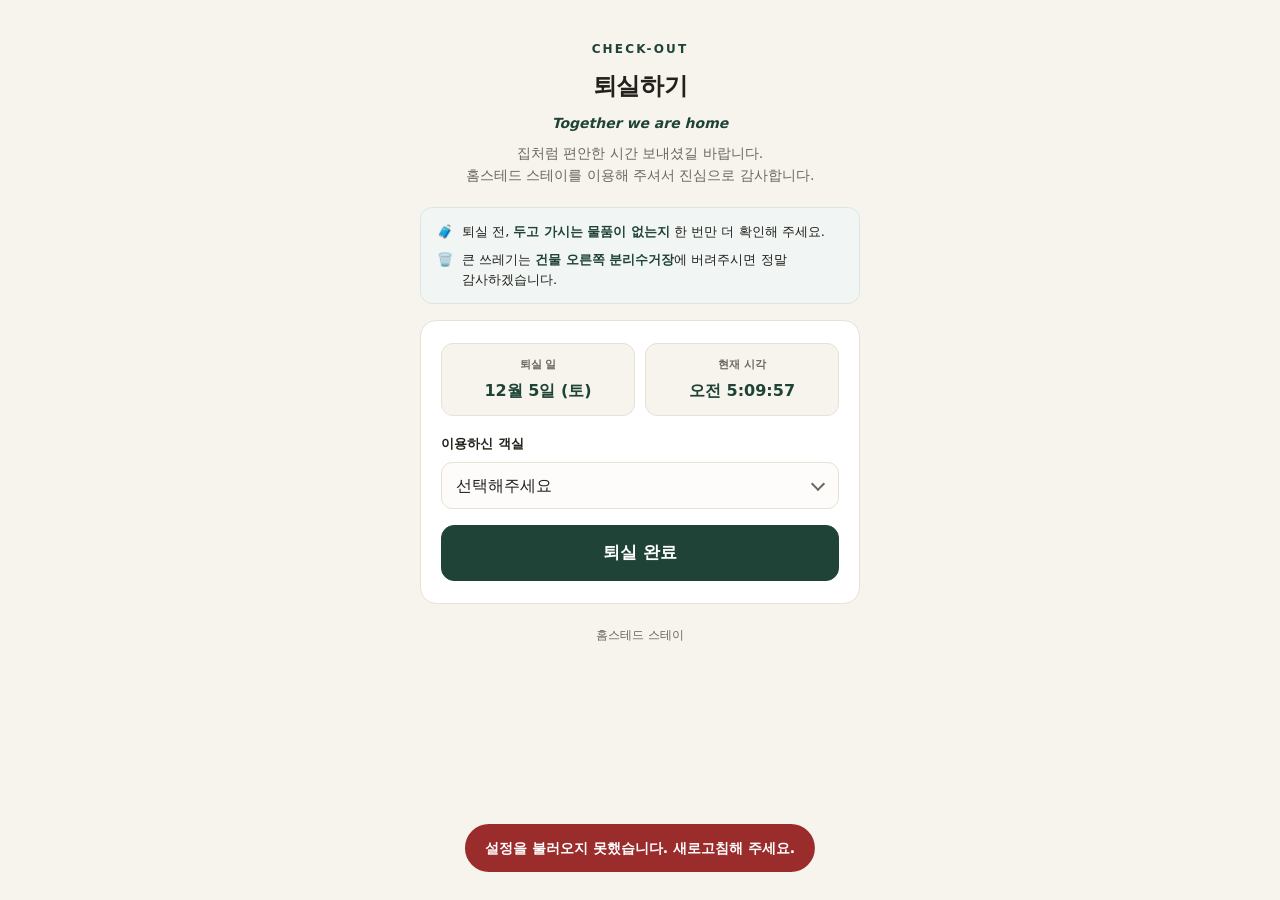
<file: checkout (4).html>
<!DOCTYPE html>
<html lang="ko">
<head>
<meta charset="utf-8">
<meta name="viewport" content="width=device-width, initial-scale=1, maximum-scale=1">
<title>퇴실하기 · 홈스테드 스테이</title>
<link rel="stylesheet" href="app.css">
</head>
<body>
<div class="wrap">
  <header>
    <img class="logo" alt="홈스테드 스테이">
    <div class="eyebrow">CHECK-OUT</div>
    <h1 id="title">퇴실하기</h1>
    <p class="tagline">Together we are home</p>
    <p class="lead">집처럼 편안한 시간 보내셨길 바랍니다.<br>홈스테드 스테이를 이용해 주셔서 진심으로 감사합니다.</p>
  </header>

  <div class="guide" id="guide">
    <p><span class="gi">🧳</span><span>퇴실 전, <b>두고 가시는 물품이 없는지</b> 한 번만 더 확인해 주세요.</span></p>
    <p><span class="gi">🗑️</span><span>큰 쓰레기는 <b>건물 오른쪽 분리수거장</b>에 버려주시면 정말 감사하겠습니다.</span></p>
  </div>

  <div class="card" id="form">
    <div class="nowbox">
      <div class="cell"><div class="lbl">퇴실 일</div><div class="val" id="nowDate">-</div></div>
      <div class="cell"><div class="lbl">현재 시각</div><div class="val" id="nowTime">-</div></div>
    </div>
    <div class="field"><label for="room">이용하신 객실</label>
      <div class="selwrap"><select id="room"><option value="">선택해주세요</option></select></div></div>
    <button class="btn btn-primary" id="btn">퇴실 완료</button>
  </div>

  <div class="card done" id="done" style="display:none">
    <div class="check">✓</div>
    <h2>퇴실이 완료되었습니다</h2>
    <p>조심히 들어가세요. 다음에 또 뵙겠습니다 :)</p>
  </div>

  <div class="card" id="fbCard" style="display:none">
    <h3 style="margin:0 0 6px; font-size:16px; font-weight:800">불편하셨던 점이 있으셨나요?</h3>
    <p style="margin:0 0 14px; font-size:13.5px; color:var(--ink-soft); line-height:1.55; word-break:keep-all">편하게 남겨주시면 꼭 확인하고 보완하겠습니다. 작은 의견도 큰 도움이 됩니다 🙏</p>
    <textarea id="fbText" placeholder="예: 온수가 늦게 나왔어요 / 수건이 부족했어요"></textarea>
    <button class="btn btn-primary" id="fbBtn" style="margin-top:12px; padding:14px; font-size:15px">의견 보내기</button>
  </div>

  <div class="card done" id="fbDone" style="display:none">
    <h3 style="margin:0 0 6px; font-size:16px; font-weight:800">소중한 의견 감사합니다 💚</h3>
    <p>보내주신 내용은 꼭 확인하고 보완하겠습니다.</p>
  </div>

  <a class="btn" href="index.html" id="homeBtn" style="display:none">← 처음으로</a>
  <footer id="footer">홈스테드 스테이</footer>
</div>

<div class="modal-bg" id="modal">
  <div class="modal">
    <h3>퇴실을 완료하시겠어요?</h3>
    <p>버튼을 누르시면 바로 객실 청소가 시작됩니다. 두고 가신 물품이 없는지 한 번만 더 확인해 주세요!</p>
    <div class="modal-btns">
      <button class="btn" id="cancelBtn">다시 확인</button>
      <button class="btn btn-primary" id="confirmBtn">네, 퇴실할게요</button>
    </div>
  </div>
</div>

<div class="toast" id="toast"></div>
<script src="app.js"></script>
<script>
  startClock('nowDate','nowTime');
  loadConfig(function(c){
    if(c.placeName) document.getElementById('title').textContent = c.placeName + ' 퇴실하기';
    fillSelect('room', c.rooms);
  });

  document.getElementById('btn').addEventListener('click', function(){
    if(!document.getElementById('room').value){ toast('객실을 선택해주세요.'); return; }
    document.getElementById('modal').className='modal-bg show';
  });
  document.getElementById('cancelBtn').addEventListener('click', function(){ document.getElementById('modal').className='modal-bg'; });
  document.getElementById('modal').addEventListener('click', function(e){ if(e.target.id==='modal') this.className='modal-bg'; });

  document.getElementById('confirmBtn').addEventListener('click', function(){
    var b=this; b.disabled=true; b.textContent='처리 중...';
    api('checkOut', { room: document.getElementById('room').value }).then(function(res){
      b.disabled=false; b.textContent='네, 퇴실할게요';
      document.getElementById('modal').className='modal-bg';
      if(res && res.ok){
        document.getElementById('form').style.display='none';
        document.getElementById('guide').style.display='none';
        document.getElementById('done').style.display='block';
        document.getElementById('fbCard').style.display='block';
        document.getElementById('homeBtn').style.display='flex';
      } else { toast((res&&res.msg)||'처리에 실패했어요.'); }
    }).catch(function(e){ b.disabled=false; b.textContent='네, 퇴실할게요'; document.getElementById('modal').className='modal-bg'; toast('통신 오류가 발생했어요.'); });
  });

  document.getElementById('fbBtn').addEventListener('click', function(){
    var msg=document.getElementById('fbText').value;
    if(!msg || msg.trim().length<2){ toast('내용을 입력해 주세요.'); return; }
    var b=this; b.disabled=true; b.textContent='보내는 중...';
    api('sendFeedback', { room: document.getElementById('room').value, message: msg }).then(function(res){
      b.disabled=false; b.textContent='의견 보내기';
      if(res && res.ok){
        document.getElementById('fbCard').style.display='none';
        document.getElementById('fbDone').style.display='block';
      } else { toast((res&&res.msg)||'전송에 실패했어요.'); }
    }).catch(function(){ b.disabled=false; b.textContent='의견 보내기'; toast('통신 오류가 발생했어요.'); });
  });
</script>
</body>
</html>
</file>
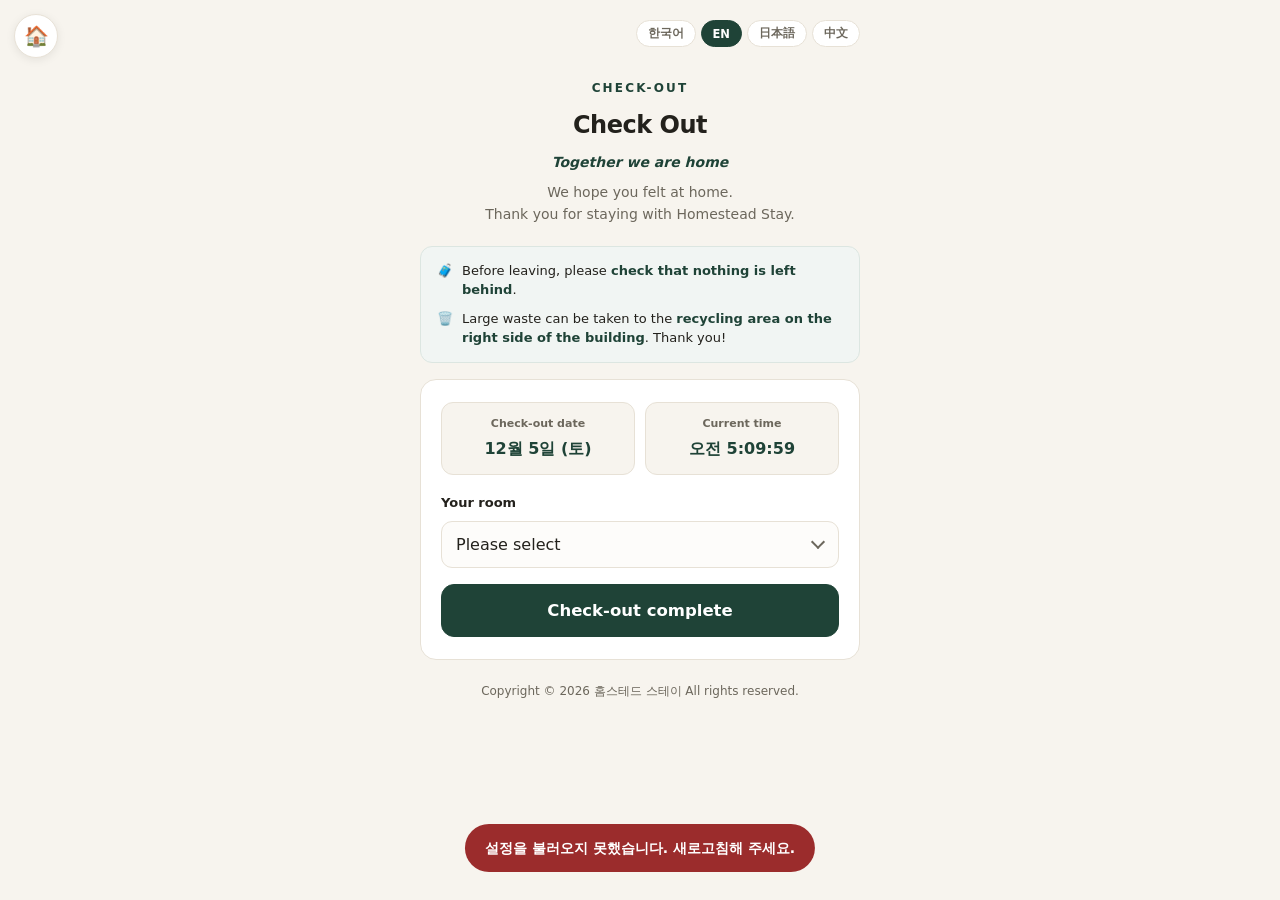
<file: checkout.html>
<!DOCTYPE html>
<html lang="ko">
<head>
<meta charset="utf-8">
<meta name="viewport" content="width=device-width, initial-scale=1, maximum-scale=1">
<title>퇴실하기 · 홈스테드 스테이</title>
<link rel="stylesheet" href="app.css?v=9">
<style>
  .keybox{background:#fff1f1; border:2px solid #c0392b; border-radius:16px; padding:18px 20px; margin-bottom:16px}
  .keybox .kbt{font-size:16px; font-weight:900; color:#9b2c2c; margin-bottom:9px; word-break:keep-all}
  .keybox p{margin:0; font-size:13.5px; color:#6e2020; line-height:1.65; word-break:keep-all}
  .keybox b{color:#9b2c2c; font-weight:800}
</style>
</head>
<body>
<a class="homefab" href="index.html" aria-label="홈으로">🏠</a>
<div class="wrap">
  <div id="langBar"></div>
  <header>
    <img class="logo" alt="홈스테드 스테이">
    <div class="eyebrow">CHECK-OUT</div>
    <h1 id="title" data-i18n="outTitle">퇴실하기</h1>
    <p class="tagline">Together we are home</p>
    <p class="lead" data-i18n="outLead">집처럼 편안한 시간 보내셨길 바랍니다.<br>홈스테드 스테이를 이용해 주셔서 진심으로 감사합니다.</p>
  </header>

  <div class="guide" id="guide">
    <p><span class="gi">🧳</span><span data-i18n="outG1">퇴실 전, <b>두고 가시는 물품이 없는지</b> 한 번만 더 확인해 주세요.</span></p>
    <p><span class="gi">🗑️</span><span data-i18n="outG2">큰 쓰레기는 <b>건물 오른쪽 분리수거장</b>에 버려주시면 정말 감사하겠습니다.</span></p>
  </div>

  <div class="card" id="form">
    <div class="nowbox">
      <div class="cell"><div class="lbl" data-i18n="outDate">퇴실 일</div><div class="val" id="nowDate">-</div></div>
      <div class="cell"><div class="lbl" data-i18n="nowTime">현재 시각</div><div class="val" id="nowTime">-</div></div>
    </div>
    <div class="field"><label for="room" data-i18n="outRoom">이용하신 객실</label>
      <div class="selwrap"><select id="room"><option value="" data-i18n="selectPlease">선택해주세요</option></select></div></div>
    <button class="btn btn-primary" id="btn" data-i18n="outBtn">퇴실 완료</button>
  </div>

  <div class="card done" id="done" style="display:none">
    <div class="check">✓</div>
    <h2 data-i18n="outDoneT">퇴실이 완료되었습니다</h2>
    <p data-i18n="outDoneD">머무는 동안 함께해 주셔서 진심으로 감사합니다.<br>다음에도 홈스테드에서 편안한 시간 보내시길 기다릴게요 :)</p>
    <p style="margin-top:14px; font-weight:800; color:#9b2c2c" data-i18n="outDoneKey">🔑 객실키는 키오스크 [퇴실] 버튼을 누른 뒤 반납해 주세요!</p>
  </div>

  <div class="card" id="fbCard" style="display:none">
    <h3 style="margin:0 0 6px; font-size:16px; font-weight:800" data-i18n="fbT">불편하셨던 점이 있으셨나요?</h3>
    <p style="margin:0 0 14px; font-size:13.5px; color:var(--ink-soft); line-height:1.55; word-break:keep-all" data-i18n="fbD">편하게 남겨주시면 꼭 확인하고 보완하겠습니다. 작은 의견도 큰 도움이 됩니다 🙏</p>
    <textarea id="fbText" data-i18n-ph="fbPh" placeholder="예: 온수가 늦게 나왔어요 / 수건이 부족했어요"></textarea>
    <button class="btn btn-primary" id="fbBtn" style="margin-top:12px; padding:14px; font-size:15px" data-i18n="fbBtn">의견 보내기</button>
  </div>

  <div class="card done" id="fbDone" style="display:none">
    <h3 style="margin:0 0 6px; font-size:16px; font-weight:800" data-i18n="fbDoneT">소중한 의견 감사합니다 💚</h3>
    <p data-i18n="fbDoneD">보내주신 내용은 꼭 확인하고 보완하겠습니다.</p>
  </div>

  <a class="btn" href="index.html" id="homeBtn" style="display:none" data-i18n="home">← 처음으로</a>
  <footer id="footer">Copyright &copy; 2026 홈스테드 스테이 All rights reserved.</footer>
</div>

<div class="modal-bg" id="modal">
  <div class="modal">
    <h3 data-i18n="outMsgT">퇴실을 완료하시겠어요?</h3>
    <div class="keybox" style="margin:4px 0 14px">
      <div class="kbt" data-i18n="outKeyT">🔑 객실키 반납을 꼭 해주세요</div>
      <p data-i18n="outKeyD">키오스크에서 <b>[퇴실] 버튼</b>을 누르신 뒤, <b>객실키를 키오스크에 반납</b>해 주세요. 반납이 되지 않으면 퇴실 처리가 완료되지 않습니다.</p>
    </div>
    <p data-i18n="outMsgD">버튼을 누르시면 바로 객실 청소가 시작됩니다. 두고 가신 물품이 없는지 한 번만 더 확인해 주세요!</p>
    <div class="modal-btns">
      <button class="btn" id="cancelBtn" data-i18n="recheck">다시 확인</button>
      <button class="btn btn-primary" id="confirmBtn" data-i18n="outYes">네, 퇴실할게요</button>
    </div>
  </div>
</div>

<div class="toast" id="toast"></div>
<script src="app.js?v=9"></script>
<script src="i18n.js?v=9"></script>
<script>
  startClock('nowDate','nowTime');
  loadConfig(function(c){
    if(c.placeName) document.getElementById('title').textContent = c.placeName + ' 퇴실하기';
    fillSelect('room', c.rooms);
  });

  document.getElementById('btn').addEventListener('click', function(){
    if(!document.getElementById('room').value){ toast('객실을 선택해주세요.'); return; }
    document.getElementById('modal').className='modal-bg show';
  });
  document.getElementById('cancelBtn').addEventListener('click', function(){ document.getElementById('modal').className='modal-bg'; });
  document.getElementById('modal').addEventListener('click', function(e){ if(e.target.id==='modal') this.className='modal-bg'; });

  document.getElementById('confirmBtn').addEventListener('click', function(){
    var b=this; b.disabled=true; b.textContent='처리 중...';
    api('checkOut', { room: document.getElementById('room').value }).then(function(res){
      b.disabled=false; b.textContent='네, 퇴실할게요';
      document.getElementById('modal').className='modal-bg';
      if(res && res.ok){
        document.getElementById('form').style.display='none';
        document.getElementById('guide').style.display='none';
        document.getElementById('done').style.display='block';
        document.getElementById('fbCard').style.display='block';
        document.getElementById('homeBtn').style.display='flex';
      } else { toast((res&&res.msg)||'처리에 실패했어요.'); }
    }).catch(function(e){ b.disabled=false; b.textContent='네, 퇴실할게요'; document.getElementById('modal').className='modal-bg'; toast('통신 오류가 발생했어요.'); });
  });

  document.getElementById('fbBtn').addEventListener('click', function(){
    var msg=document.getElementById('fbText').value;
    if(!msg || msg.trim().length<2){ toast('내용을 입력해 주세요.'); return; }
    var b=this; b.disabled=true; b.textContent='보내는 중...';
    api('sendFeedback', { room: document.getElementById('room').value, message: msg }).then(function(res){
      b.disabled=false; b.textContent='의견 보내기';
      if(res && res.ok){
        document.getElementById('fbCard').style.display='none';
        document.getElementById('fbDone').style.display='block';
      } else { toast((res&&res.msg)||'전송에 실패했어요.'); }
    }).catch(function(){ b.disabled=false; b.textContent='의견 보내기'; toast('통신 오류가 발생했어요.'); });
  });
</script>
</body>
</html>
</file>
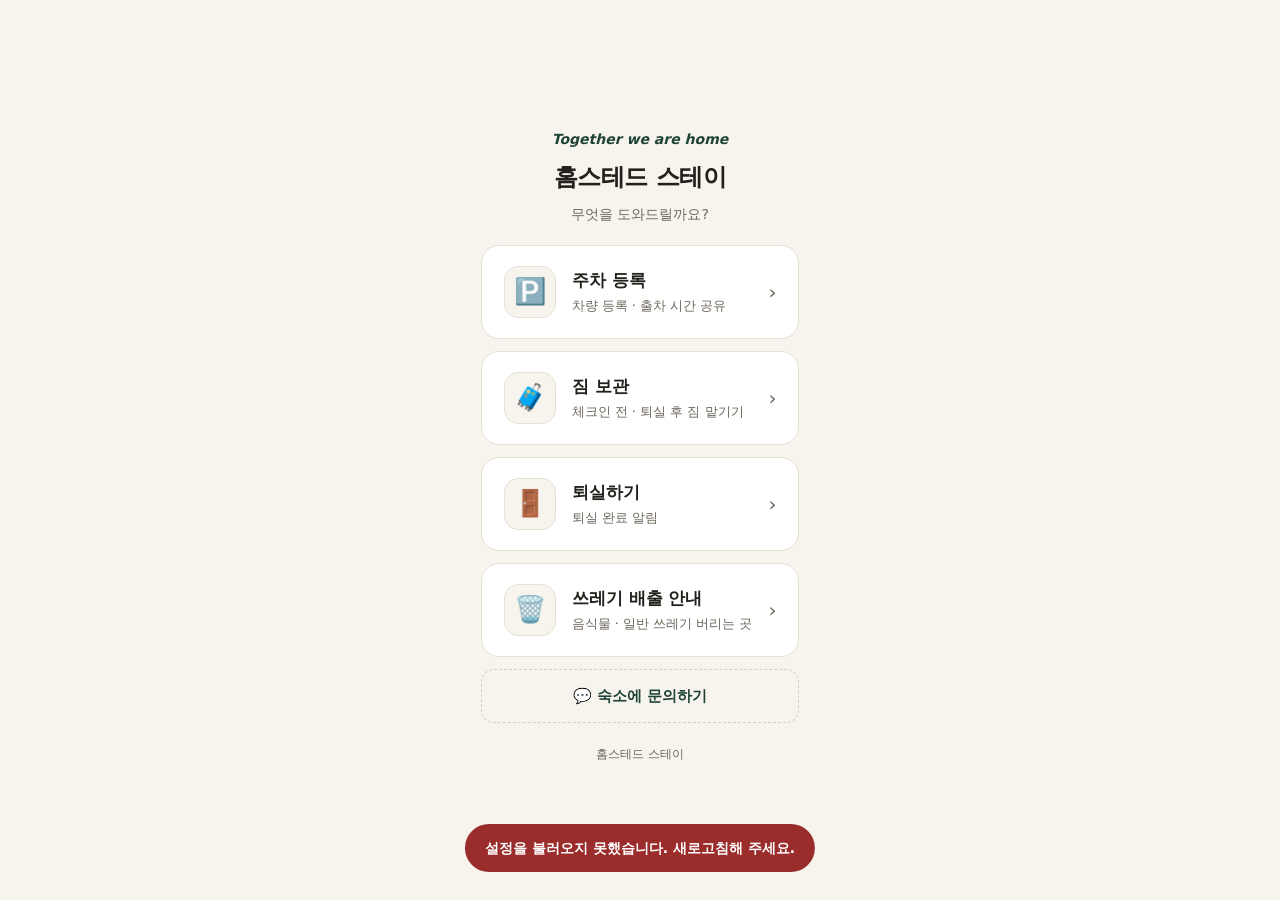
<file: index (12).html>
<!DOCTYPE html>
<html lang="ko">
<head>
<meta charset="utf-8">
<meta name="viewport" content="width=device-width, initial-scale=1, maximum-scale=1">
<title>홈스테드 스테이</title>
<link rel="stylesheet" href="app.css">
<style>
  body{min-height:100vh; display:flex; flex-direction:column; justify-content:center; padding:0 18px 48px}
  .item{display:flex; align-items:center; gap:16px; background:var(--card); border:1px solid var(--line);
    border-radius:18px; padding:20px 22px; text-decoration:none; color:var(--ink); margin-bottom:12px;
    transition:transform .12s}
  .item:active{transform:scale(.985)}
  .item .emo{width:52px; height:52px; flex:none; border-radius:14px; background:var(--paper); border:1px solid var(--line);
    display:flex; align-items:center; justify-content:center; font-size:26px}
  .item .t{font-size:17px; font-weight:800}
  .item .d{font-size:13px; color:var(--ink-soft); margin-top:1px}
  .item .arw{color:var(--ink-soft); font-size:20px}
</style>
</head>
<body>
<div class="wrap">
  <header>
    <img class="logo" alt="홈스테드 스테이">
    <p class="tagline">Together we are home</p>
    <h1 id="title">홈스테드 스테이</h1>
    <p class="lead">무엇을 도와드릴까요?</p>
  </header>

  <a class="item" href="parking.html">
    <div class="emo">🅿️</div>
    <div class="grow"><div class="t">주차 등록</div><div class="d">차량 등록 · 출차 시간 공유</div></div>
    <div class="arw">›</div>
  </a>
  <a class="item" href="baggage.html">
    <div class="emo">🧳</div>
    <div class="grow"><div class="t">짐 보관</div><div class="d">체크인 전 · 퇴실 후 짐 맡기기</div></div>
    <div class="arw">›</div>
  </a>
  <a class="item" href="checkout.html">
    <div class="emo">🚪</div>
    <div class="grow"><div class="t">퇴실하기</div><div class="d">퇴실 완료 알림</div></div>
    <div class="arw">›</div>
  </a>
  <a class="item" href="trash.html">
    <div class="emo">🗑️</div>
    <div class="grow"><div class="t">쓰레기 배출 안내</div><div class="d">음식물 · 일반 쓰레기 버리는 곳</div></div>
    <div class="arw">›</div>
  </a>

  <a class="item" id="mWay" href="#" target="_blank" rel="noopener" style="display:none">
    <div class="emo">🗺️</div>
    <div class="grow"><div class="t">홈스테드 오시는 길</div><div class="d">골목 안 위치 · 찾아오는 방법</div></div>
    <div class="arw">›</div>
  </a>

  <a class="homelink" href="http://pf.kakao.com/_UxeKxin/friend" target="_blank" rel="noopener">💬 숙소에 문의하기</a>
  <footer id="footer">홈스테드 스테이</footer>
</div>
<div class="toast" id="toast"></div>
<script src="app.js"></script>
<script>
  loadConfig(function(c){
    if(c.placeName) document.getElementById('title').textContent = c.placeName;
    var w = String(c.wayLink || '').trim();
    if(w && w.indexOf('http')===0){
      var a=document.getElementById('mWay'); a.href=w; a.style.display='flex';
    }
  });
</script>
</body>
</html>
</file>
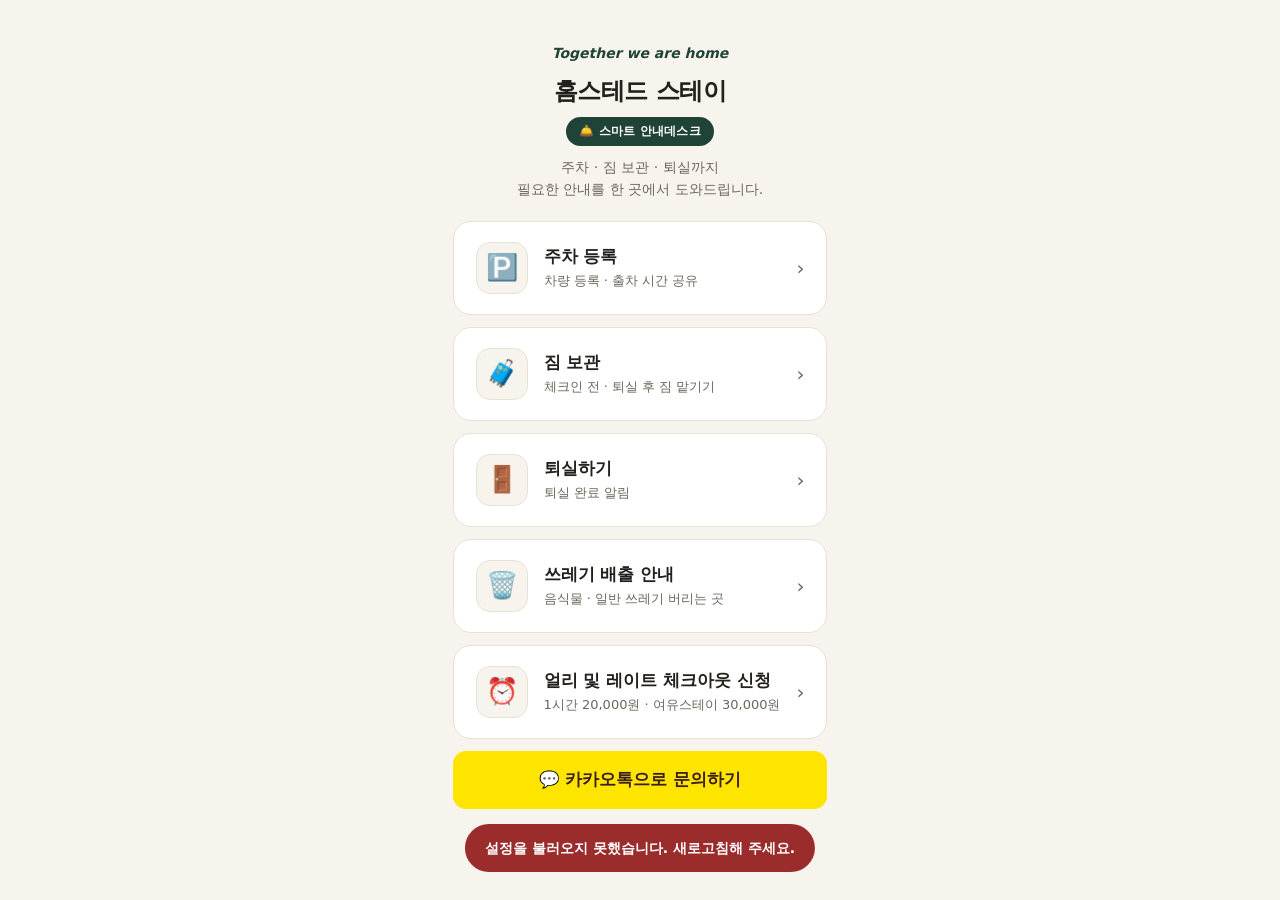
<file: index (13).html>
<!DOCTYPE html>
<html lang="ko">
<head>
<meta charset="utf-8">
<meta name="viewport" content="width=device-width, initial-scale=1, maximum-scale=1">
<title>홈스테드 스테이</title>
<link rel="stylesheet" href="app.css">
<style>
  body{min-height:100vh; display:flex; flex-direction:column; justify-content:center; padding:0 18px 48px}
  .item{display:flex; align-items:center; gap:16px; background:var(--card); border:1px solid var(--line);
    border-radius:18px; padding:20px 22px; text-decoration:none; color:var(--ink); margin-bottom:12px;
    transition:transform .12s}
  .item:active{transform:scale(.985)}
  .item .emo{width:52px; height:52px; flex:none; border-radius:14px; background:var(--paper); border:1px solid var(--line);
    display:flex; align-items:center; justify-content:center; font-size:26px}
  .item .t{font-size:17px; font-weight:800}
  .item .d{font-size:13px; color:var(--ink-soft); margin-top:1px}
  .item .arw{color:var(--ink-soft); font-size:20px}
  .deskbadge{display:inline-block; background:var(--pine); color:#fff; font-size:12px; font-weight:800;
    letter-spacing:.02em; padding:5px 13px; border-radius:20px; margin:0 0 10px}
</style>
</head>
<body>
<div class="wrap">
  <header>
    <img class="logo" alt="홈스테드 스테이">
    <p class="tagline">Together we are home</p>
    <h1 id="title">홈스테드 스테이</h1>
    <p class="deskbadge">🛎️ 스마트 안내데스크</p>
    <p class="lead">주차 · 짐 보관 · 퇴실까지<br>필요한 안내를 한 곳에서 도와드립니다.</p>
  </header>

  <a class="item" href="parking.html">
    <div class="emo">🅿️</div>
    <div class="grow"><div class="t">주차 등록</div><div class="d">차량 등록 · 출차 시간 공유</div></div>
    <div class="arw">›</div>
  </a>
  <a class="item" href="baggage.html">
    <div class="emo">🧳</div>
    <div class="grow"><div class="t">짐 보관</div><div class="d">체크인 전 · 퇴실 후 짐 맡기기</div></div>
    <div class="arw">›</div>
  </a>
  <a class="item" href="checkout.html">
    <div class="emo">🚪</div>
    <div class="grow"><div class="t">퇴실하기</div><div class="d">퇴실 완료 알림</div></div>
    <div class="arw">›</div>
  </a>
  <a class="item" href="trash.html">
    <div class="emo">🗑️</div>
    <div class="grow"><div class="t">쓰레기 배출 안내</div><div class="d">음식물 · 일반 쓰레기 버리는 곳</div></div>
    <div class="arw">›</div>
  </a>

  <a class="item" href="option.html">
    <div class="emo">⏰</div>
    <div class="grow"><div class="t">얼리 및 레이트 체크아웃 신청</div><div class="d">1시간 20,000원 · 여유스테이 30,000원</div></div>
    <div class="arw">›</div>
  </a>
  <a class="item" id="mWay" href="#" target="_blank" rel="noopener" style="display:none">
    <div class="emo">🗺️</div>
    <div class="grow"><div class="t">홈스테드 오시는 길</div><div class="d">골목 안 위치 · 찾아오는 방법</div></div>
    <div class="arw">›</div>
  </a>

  <a class="kakao" href="http://pf.kakao.com/_UxeKxin/chat" target="_blank" rel="noopener" style="margin-top:6px">💬 카카오톡으로 문의하기</a>
  <footer id="footer">홈스테드 스테이</footer>
</div>
<div class="toast" id="toast"></div>
<script src="app.js"></script>
<script>
  loadConfig(function(c){
    if(c.placeName) document.getElementById('title').textContent = c.placeName;
    var w = String(c.wayLink || '').trim();
    if(w && w.indexOf('http')===0){
      var a=document.getElementById('mWay'); a.href=w; a.style.display='flex';
    }
  });
</script>
</body>
</html>
</file>
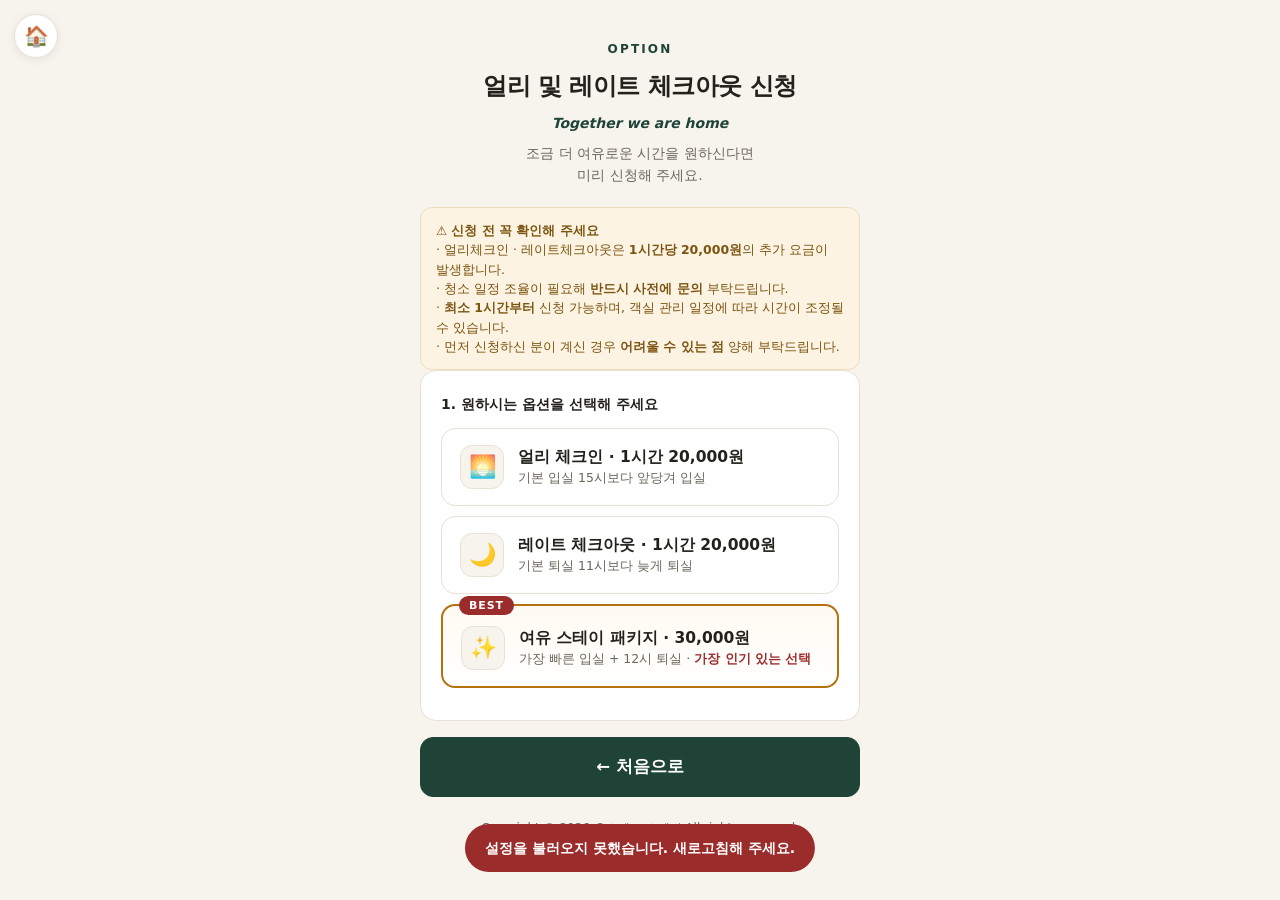
<file: option.html>
<!DOCTYPE html>
<html lang="ko">
<head>
<meta charset="utf-8">
<meta name="viewport" content="width=device-width, initial-scale=1, maximum-scale=1">
<title>얼리 및 레이트 체크아웃 신청 · 홈스테드 스테이</title>
<link rel="stylesheet" href="app.css?v=9">
</head>
<body>
<a class="homefab" href="index.html" aria-label="홈으로">🏠</a>
<div class="wrap">
  <header>
    <img class="logo" alt="홈스테드 스테이">
    <div class="eyebrow">OPTION</div>
    <h1>얼리 및 레이트 체크아웃 신청</h1>
    <p class="tagline">Together we are home</p>
    <p class="lead">조금 더 여유로운 시간을 원하신다면<br>미리 신청해 주세요.</p>
  </header>

  <div class="warn" style="margin-top:0">
    ⚠️ <b>신청 전 꼭 확인해 주세요</b><br>
    · 얼리체크인 · 레이트체크아웃은 <b>1시간당 20,000원</b>의 추가 요금이 발생합니다.<br>
    · 청소 일정 조율이 필요해 <b>반드시 사전에 문의</b> 부탁드립니다.<br>
    · <b>최소 1시간부터</b> 신청 가능하며, 객실 관리 일정에 따라 시간이 조정될 수 있습니다.<br>
    · 먼저 신청하신 분이 계신 경우 <b>어려울 수 있는 점</b> 양해 부탁드립니다.
  </div>

  <div class="card">
    <div style="font-size:14px; font-weight:800; margin-bottom:12px">1. 원하시는 옵션을 선택해 주세요</div>

    <button class="optmenu" data-opt="early">
      <div class="oe">🌅</div>
      <div class="grow"><div class="ot">얼리 체크인 · 1시간 20,000원</div><div class="od">기본 입실 15시보다 앞당겨 입실</div></div>
    </button>

    <button class="optmenu" data-opt="late">
      <div class="oe">🌙</div>
      <div class="grow"><div class="ot">레이트 체크아웃 · 1시간 20,000원</div><div class="od">기본 퇴실 11시보다 늦게 퇴실</div></div>
    </button>

    <button class="optmenu best" data-opt="stay">
      <span class="besttag">BEST</span>
      <div class="oe">✨</div>
      <div class="grow">
        <div class="ot">여유 스테이 패키지 · 30,000원</div>
        <div class="od">가장 빠른 입실 + 12시 퇴실 · <b style="color:#9b2c2c">가장 인기 있는 선택</b></div>
      </div>
    </button>

    <div id="stayInfo" style="display:none; background:#f3f7f5; border:1px solid #cfe0d8; border-radius:12px; padding:14px 16px; margin-top:4px">
      <div style="font-size:13.5px; font-weight:800; color:var(--pine); margin-bottom:7px">✨ 여유 스테이 패키지란?</div>
      <div style="font-size:13px; line-height:1.65; word-break:keep-all">
        · 청소가 완료되는 대로 <b>가장 빠른 시간에 입실</b>을 도와드립니다.<br>
        · 퇴실은 <b>12시까지</b> 1시간 늦춰 드립니다.<br>
        · 가격은 <b>30,000원</b>입니다.<br>
        · <b>하루 2팀 선착순</b>으로, 마감 시 어려울 수 있습니다.
      </div>
    </div>
  </div>

  <div class="card" id="formCard" style="display:none">
    <div style="font-size:14px; font-weight:800; margin-bottom:12px">2. 예약 정보를 입력해 주세요</div>
    <div class="field"><label for="ci" data-i18n="ciDate">체크인 날짜를 다시 한 번 확인해 주세요</label><input type="date" id="ci"></div>
    <div class="field"><label for="co">체크아웃 날짜</label><input type="date" id="co"></div>
    <div class="field"><label for="nm">예약자 성함</label><input type="text" id="nm" placeholder="예약자 본인 성함" autocomplete="off"></div>
    <div class="field" id="hourField" style="margin-bottom:20px">
      <label for="hour">추가 시간</label>
      <div class="selwrap"><select id="hour">
        <option value="1시간">1시간 (20,000원)</option>
        <option value="2시간">2시간 (40,000원)</option>
      </select></div>
    </div>
    <button class="btn btn-primary" id="makeBtn">문의 내용 만들기</button>
  </div>

  <div class="card" id="resultCard" style="display:none">
    <div style="font-size:14px; font-weight:800; margin-bottom:10px">3. 아래 문구를 복사해서 문의해 주세요</div>
    <div class="copybox" id="copyText"></div>
    <button class="btn btn-primary" id="copyBtn">📋 문구 복사하기</button>
    <a class="kakao" id="kakaoBtn" href="http://pf.kakao.com/_UxeKxin/chat" target="_blank" rel="noopener" style="margin-top:10px">💬 카카오톡으로 문의하기</a>
    <p style="font-size:12.5px; color:var(--ink-soft); margin:12px 0 0; line-height:1.55; word-break:keep-all">복사한 문구를 카카오톡 채팅창에 붙여넣어 보내주시면, 사장님이 가능 여부를 확인해 답변드립니다 :)</p>
  </div>

  <a class="btn btn-primary" href="index.html" style="margin-top:6px">← 처음으로</a>
  <footer id="footer">Copyright &copy; 2026 홈스테드 스테이 All rights reserved.</footer>
</div>

<div class="toast" id="toast"></div>
<script src="app.js?v=9"></script>
<script>
  var picked = '';
  var LABEL = { early:'얼리 체크인', late:'레이트 체크아웃', stay:'여유 스테이 패키지' };

  loadConfig(function(c){});
  document.getElementById('ci').value = todayISO();
  markCheckinField('ci');

  document.querySelectorAll('.optmenu').forEach(function(btn){
    btn.addEventListener('click', function(){
      picked = this.getAttribute('data-opt');
      document.querySelectorAll('.optmenu').forEach(function(b){ b.classList.toggle('sel', b===btn); });
      document.getElementById('stayInfo').style.display = (picked==='stay') ? 'block' : 'none';
      document.getElementById('hourField').style.display = (picked==='stay') ? 'none' : 'block';
      document.getElementById('formCard').style.display = 'block';
      document.getElementById('resultCard').style.display = 'none';
      window.scrollTo({ top: document.getElementById('formCard').offsetTop - 20, behavior:'smooth' });
    });
  });

  document.getElementById('makeBtn').addEventListener('click', function(){
    var ci = document.getElementById('ci').value;
    var co = document.getElementById('co').value;
    var nm = document.getElementById('nm').value.trim();
    if(!picked){ toast('옵션을 선택해 주세요.'); return; }
    if(!ci){ toast('체크인 날짜를 선택해 주세요.'); return; }
    if(!co){ toast('체크아웃 날짜를 선택해 주세요.'); return; }
    if(nm.length < 2){ toast('예약자 성함을 입력해 주세요.'); return; }

    var opt;
    if(picked === 'stay'){
      opt = '여유 스테이 패키지 (입실: 가능한 빨리 / 퇴실: 12시)';
    } else if(picked === 'early'){
      opt = '얼리 체크인 ' + document.getElementById('hour').value + ' 추가';
    } else {
      opt = '레이트 체크아웃 ' + document.getElementById('hour').value + ' 추가';
    }

    var text =
      '안녕하세요, 옵션 문의드립니다.\n' +
      '체크인 날짜: ' + ci + '\n' +
      '체크아웃 날짜: ' + co + '\n' +
      '예약자 성함: ' + nm + '\n' +
      '원하는 옵션: ' + opt + '\n' +
      '가능할까요?';

    document.getElementById('copyText').textContent = text;
    document.getElementById('resultCard').style.display = 'block';
    window.scrollTo({ top: document.getElementById('resultCard').offsetTop - 20, behavior:'smooth' });
  });

  document.getElementById('copyBtn').addEventListener('click', function(){
    var t = document.getElementById('copyText').textContent;
    var done = function(){ toast('✅ 복사되었습니다. 카카오톡에 붙여넣어 주세요!', 1); };
    if(navigator.clipboard && navigator.clipboard.writeText){
      navigator.clipboard.writeText(t).then(done).catch(function(){ fallback(t, done); });
    } else { fallback(t, done); }
  });

  function fallback(t, done){
    var ta = document.createElement('textarea');
    ta.value = t; ta.style.position='fixed'; ta.style.opacity='0';
    document.body.appendChild(ta); ta.select();
    try { document.execCommand('copy'); done(); }
    catch(e){ toast('복사에 실패했어요. 문구를 길게 눌러 복사해 주세요.'); }
    document.body.removeChild(ta);
  }
</script>
</body>
</html>
</file>
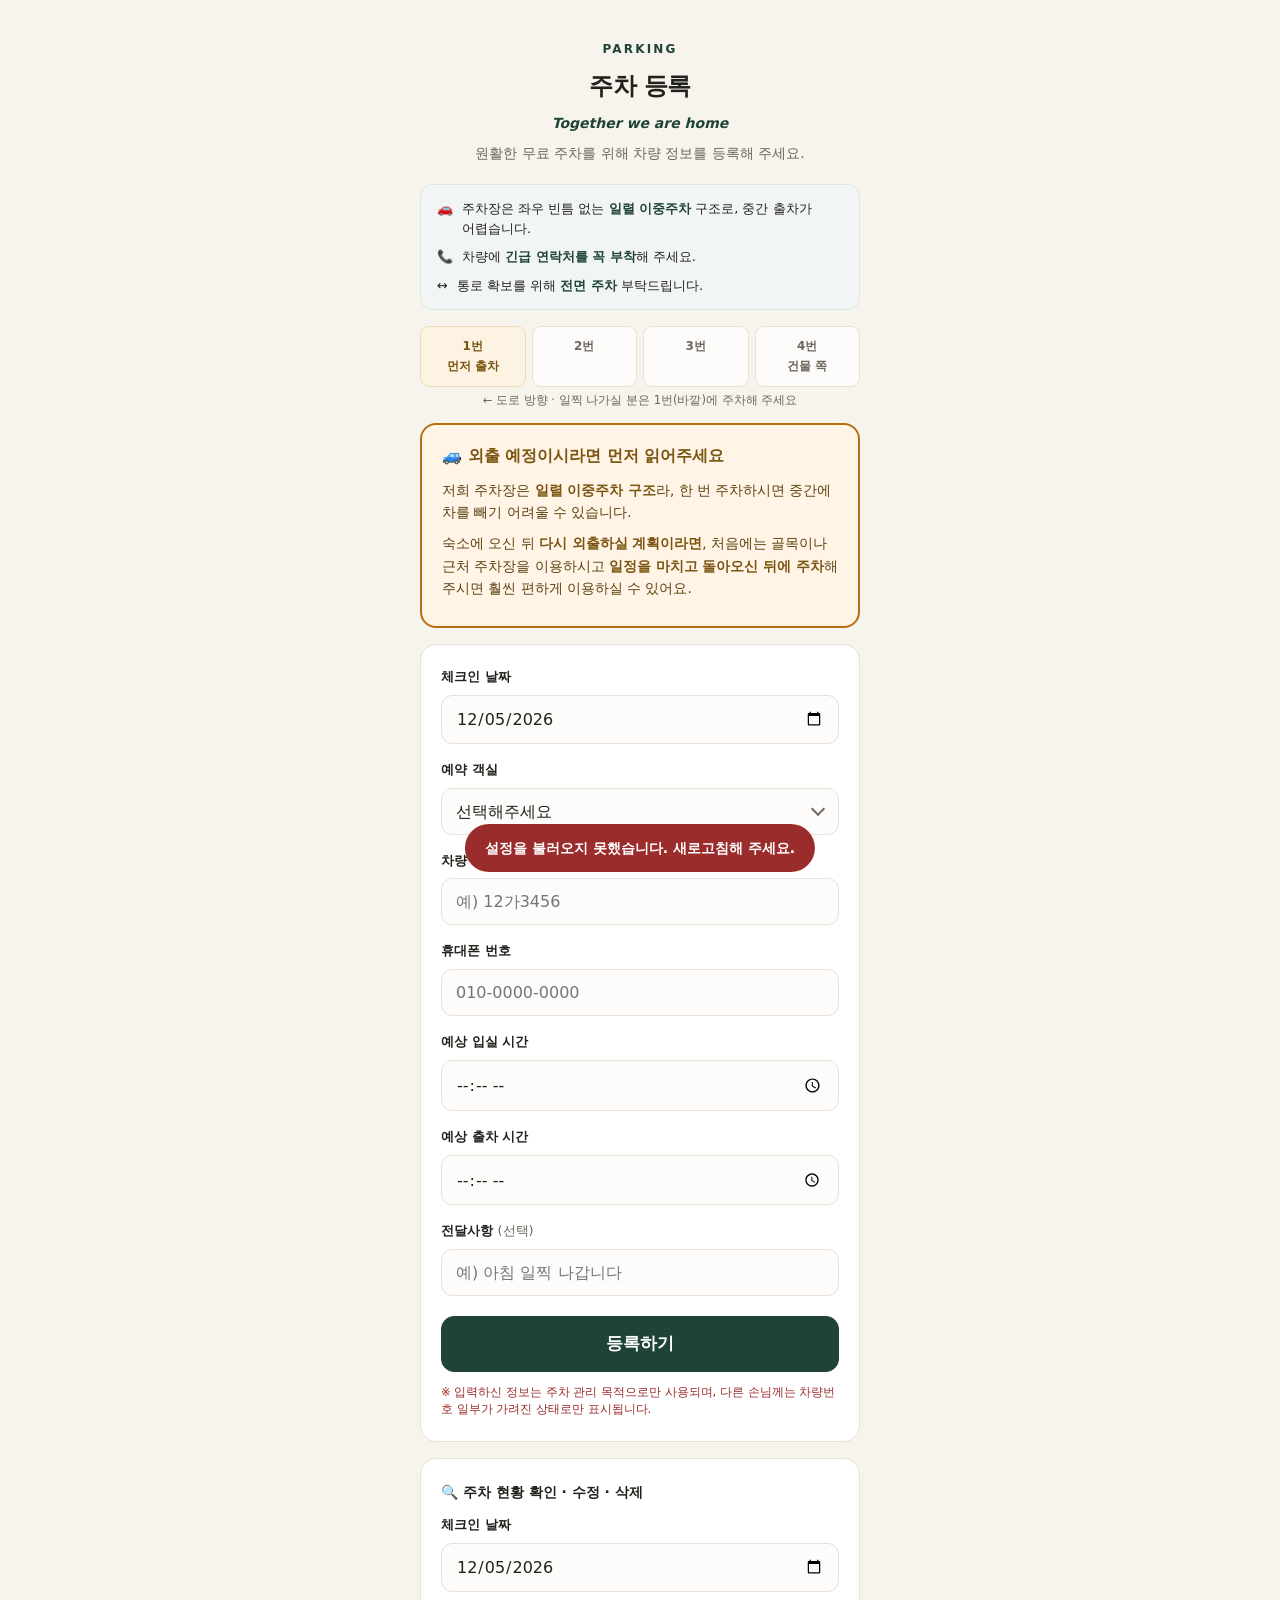
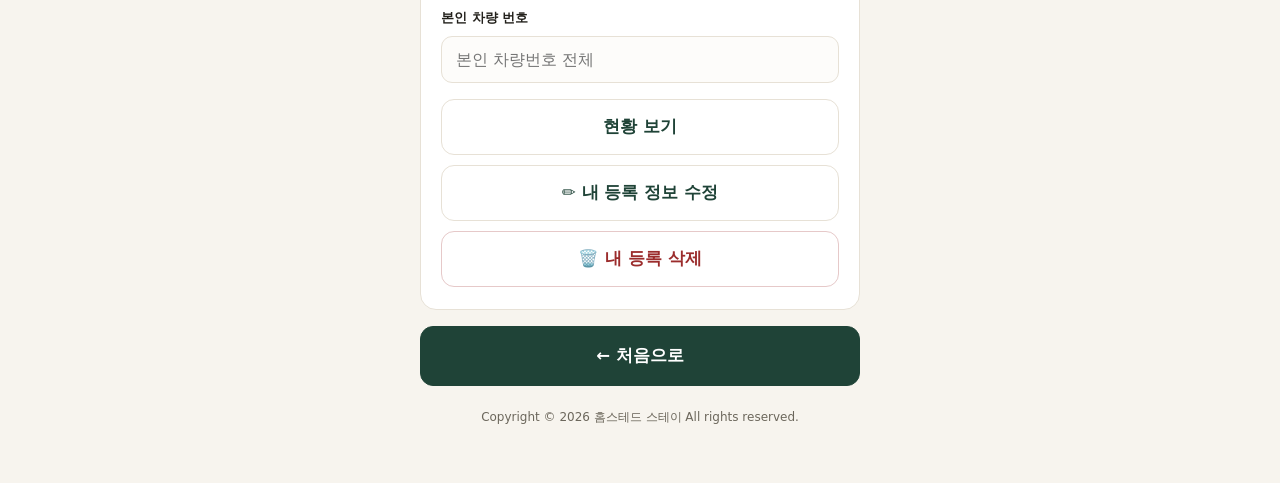
<file: parking (1).html>
<!DOCTYPE html>
<html lang="ko">
<head>
<meta charset="utf-8">
<meta name="viewport" content="width=device-width, initial-scale=1, maximum-scale=1">
<title>주차 등록 · 홈스테드 스테이</title>
<link rel="stylesheet" href="app.css?v=3">
<style>
  .lot{display:flex; gap:6px; margin:14px 0 4px}
  .lot .s{flex:1; text-align:center; padding:10px 4px; border:1px solid var(--line); border-radius:9px; font-size:12px; font-weight:700; background:#fdfcfa; color:var(--ink-soft)}
  .lot .s.out{background:#fdf3e2; border-color:#f0dcba; color:#7a5410}
  .lotcap{font-size:11.5px; color:var(--ink-soft); text-align:center; margin-bottom:14px}
  .outbox{background:#fff4e6; border:2px solid #b5710f; border-radius:16px; padding:18px 20px; margin-bottom:16px}
  .outbox .obt{font-size:16px; font-weight:800; color:#7a5410; margin-bottom:10px; word-break:keep-all}
  .outbox p{margin:0 0 9px; font-size:13.5px; color:#5c4210; line-height:1.65; word-break:keep-all}
  .outbox p b{color:#7a5410}
  .outbox .obbtn{margin-top:12px; background:#b5710f; color:#fff; border-color:#b5710f; font-size:15px}
  table{width:100%; border-collapse:collapse; margin-top:6px}
  th,td{padding:10px 6px; text-align:left; font-size:13.5px; border-bottom:1px solid var(--line)}
  th{font-size:11.5px; color:var(--ink-soft); font-weight:700}
</style>
</head>
<body>
<div class="wrap">
  <header>
    <img class="logo" alt="홈스테드 스테이">
    <div class="eyebrow">PARKING</div>
    <h1 id="title">주차 등록</h1>
    <p class="tagline">Together we are home</p>
    <p class="lead">원활한 무료 주차를 위해 차량 정보를 등록해 주세요.</p>
  </header>

  <div class="guide">
    <p><span class="gi">🚗</span><span>주차장은 좌우 빈틈 없는 <b>일렬 이중주차</b> 구조로, 중간 출차가 어렵습니다.</span></p>
    <p><span class="gi">📞</span><span>차량에 <b>긴급 연락처를 꼭 부착</b>해 주세요.</span></p>
    <p><span class="gi">↔️</span><span>통로 확보를 위해 <b>전면 주차</b> 부탁드립니다.</span></p>
  </div>

  <div class="lot">
    <div class="s out">1번<br>먼저 출차</div><div class="s">2번</div><div class="s">3번</div><div class="s">4번<br>건물 쪽</div>
  </div>
  <div class="lotcap">← 도로 방향 · 일찍 나가실 분은 1번(바깥)에 주차해 주세요</div>

  <div class="outbox">
    <div class="obt">🚙 외출 예정이시라면 먼저 읽어주세요</div>
    <p>저희 주차장은 <b>일렬 이중주차 구조</b>라, 한 번 주차하시면 중간에 차를 빼기 어려울 수 있습니다.</p>
    <p>숙소에 오신 뒤 <b>다시 외출하실 계획이라면</b>, 처음에는 골목이나 근처 주차장을 이용하시고 <b>일정을 마치고 돌아오신 뒤에 주차</b>해 주시면 훨씬 편하게 이용하실 수 있어요.</p>
    <a class="btn obbtn" id="blog2" href="#" target="_blank" rel="noopener" style="display:none">🅿️ 근처 주차장 위치 보기 →</a>
  </div>

  <div class="photos" id="photos"></div>

  <div class="card">
    <div id="editBanner" style="display:none; background:#fdf3e2; border:1px solid #f0dcba; color:#7a5410; border-radius:11px; padding:11px 14px; font-size:13px; font-weight:700; margin-bottom:14px">✏️ 수정 모드입니다. 내용을 바꾼 뒤 아래 버튼을 눌러주세요. <span id="editCancel" style="color:var(--pine); text-decoration:underline; cursor:pointer">취소</span></div>
    <div class="field"><label for="checkin">체크인 날짜</label><input type="date" id="checkin"></div>
    <div class="field"><label for="room">예약 객실</label>
      <div class="selwrap"><select id="room"><option value="">선택해주세요</option></select></div></div>
    <div class="field"><label for="plate">차량 번호</label><input type="text" id="plate" placeholder="예) 12가3456" autocomplete="off"></div>
    <div class="field"><label for="phone">휴대폰 번호</label><input type="tel" id="phone" placeholder="010-0000-0000" inputmode="numeric"></div>
    <div class="field"><label for="enter">예상 입실 시간</label><input type="time" id="enter"></div>
    <div class="field"><label for="exit">예상 출차 시간</label><input type="time" id="exit"></div>
    <div class="field" style="margin-bottom:20px"><label for="note">전달사항 <span style="font-weight:400; color:var(--ink-soft)">(선택)</span></label><input type="text" id="note" placeholder="예) 아침 일찍 나갑니다" autocomplete="off"></div>
    <button class="btn btn-primary" id="registerBtn">등록하기</button>
    <p style="font-size:11.5px; color:#9b2c2c; margin:12px 0 0; line-height:1.5">※ 입력하신 정보는 주차 관리 목적으로만 사용되며, 다른 손님께는 차량번호 일부가 가려진 상태로만 표시됩니다.</p>
  </div>

  <div class="card">
    <div style="font-size:14px; font-weight:800; margin-bottom:12px">🔍 주차 현황 확인 · 수정 · 삭제</div>
    <div class="field"><label for="viewDate">체크인 날짜</label><input type="date" id="viewDate"></div>
    <div class="field" style="margin-bottom:16px"><label for="viewPlate">본인 차량 번호</label><input type="text" id="viewPlate" placeholder="본인 차량번호 전체" autocomplete="off"></div>
    <button class="btn" id="viewBtn">현황 보기</button>
    <button class="btn" id="editBtn" style="margin-top:10px">✏️ 내 등록 정보 수정</button>
    <button class="btn btn-danger" id="delBtn" style="margin-top:10px">🗑️ 내 등록 삭제</button>
    <div id="resultArea" style="display:none; margin-top:14px"></div>
  </div>

  <a class="btn callbtn" href="#" style="display:none">📞 숙소에 전화하기</a>
  <a class="btn btn-amber" id="blog" href="#" target="_blank" rel="noopener" style="display:none; margin-top:10px">🅿️ 근처 주차장 위치 보기 →</a>
  <a class="btn btn-primary" href="index.html" style="margin-top:10px">← 처음으로</a>
  <footer id="footer">Copyright &copy; 2026 홈스테드 스테이 All rights reserved.</footer>
</div>

<div class="modal-bg" id="modal">
  <div class="modal">
    <h3>등록 내용을 확인해 주세요</h3>
    <p id="modalBody" style="color:var(--ink)"></p>
    <div class="modal-btns">
      <button class="btn" id="mCancel">다시 확인</button>
      <button class="btn btn-primary" id="mOk">등록하기</button>
    </div>
  </div>
</div>

<div class="modal-bg" id="fullModal">
  <div class="modal">
    <h3>금일 주차 등록이 마감되었습니다</h3>
    <p>주차 가능 대수(4대)가 모두 채워졌습니다. 근처 공영주차장 이용을 부탁드립니다 🙏</p>
    <div class="modal-btns">
      <button class="btn" id="fCancel">닫기</button>
      <a class="btn btn-amber" id="fBlog" href="#" target="_blank" rel="noopener" style="display:none">🅿️ 다른 주차장 알아보기 →</a>
    </div>
  </div>
</div>

<div class="modal-bg" id="delModal">
  <div class="modal">
    <h3>등록을 삭제하시겠어요?</h3>
    <p>삭제하면 되돌릴 수 없습니다. 조회한 날짜·차량 번호의 등록이 삭제됩니다.</p>
    <div class="modal-btns">
      <button class="btn" id="dCancel">취소</button>
      <button class="btn btn-primary" id="dOk" style="background:#9b2c2c; border-color:#9b2c2c">삭제하기</button>
    </div>
  </div>
</div>

<div class="toast" id="toast"></div>
<script src="app.js?v=3"></script>
<script>
  var editMode=false, editOrigPlate='';
  document.getElementById('checkin').value = todayISO();
  document.getElementById('viewDate').value = todayISO();

  loadConfig(function(c){
    if(c.placeName) document.getElementById('title').textContent = c.placeName + ' 주차등록';
    fillSelect('room', c.rooms);
    var box=document.getElementById('photos');
    [c.photoUrl, c.photoUrl2].forEach(function(u){
      if(!u || u.indexOf('http')!==0) return;
      var im=document.createElement('img'); im.src=u; im.alt='주차 안내'; box.appendChild(im);
    });
    if(c.blogLink && c.blogLink.indexOf('http')===0 && c.blogLink.indexOf('여기에')===-1){
      ['blog','blog2','fBlog'].forEach(function(id){
        var b=document.getElementById(id); if(b){ b.href=c.blogLink; b.style.display='flex'; }
      });
    }
  });

  function collect(){
    return {
      checkin: document.getElementById('checkin').value,
      room: document.getElementById('room').value,
      plate: document.getElementById('plate').value.trim(),
      phone: document.getElementById('phone').value,
      enterTime: document.getElementById('enter').value,
      exitTime: document.getElementById('exit').value,
      note: document.getElementById('note').value
    };
  }

  function setEditMode(on){
    editMode=on;
    document.getElementById('editBanner').style.display = on?'block':'none';
    document.getElementById('registerBtn').textContent = on?'수정 완료':'등록하기';
    if(!on) editOrigPlate='';
  }
  document.getElementById('editCancel').addEventListener('click', function(){
    setEditMode(false);
    document.getElementById('plate').value=''; document.getElementById('phone').value=''; document.getElementById('note').value='';
  });

  function validate(d){
    if(!d.checkin){ toast('체크인 날짜를 선택해주세요.'); return false; }
    if(!d.room){ toast('객실을 선택해주세요.'); return false; }
    if(!d.plate || d.plate.length<4){ toast('차량 번호를 정확히 입력해주세요.'); return false; }
    if(d.phone.replace(/[^0-9]/g,'').length<10){ toast('휴대폰 번호를 정확히 입력해주세요.'); return false; }
    if(!d.enterTime){ toast('예상 입실 시간을 입력해주세요.'); return false; }
    if(!d.exitTime){ toast('예상 출차 시간을 입력해주세요.'); return false; }
    return true;
  }

  document.getElementById('registerBtn').addEventListener('click', function(){
    var d=collect(); if(!validate(d)) return;
    if(editMode){
      d.origPlate=editOrigPlate;
      var rb=this; rb.disabled=true; rb.textContent='수정 중...';
      api('updateParking', d).then(function(res){
        rb.disabled=false; setEditMode(false); rb.textContent='등록하기';
        if(res && res.ok){ toast(res.msg, 1); document.getElementById('viewDate').value=d.checkin; document.getElementById('viewPlate').value=d.plate; loadList(); }
        else toast((res&&res.msg)||'수정에 실패했어요.');
      }).catch(function(){ rb.disabled=false; rb.textContent='수정 완료'; toast('통신 오류가 발생했어요.'); });
      return;
    }
    document.getElementById('modalBody').innerHTML =
      '<b>'+d.checkin+' · '+d.room+'</b><br>차량 '+d.plate+'<br>입실 예정 '+d.enterTime+' · 출차 예정 '+d.exitTime+
      '<div style="margin-top:14px; background:#f1f5f3; border:1px solid #dce6e1; border-radius:10px; padding:12px 14px; font-size:12.5px; line-height:1.6; color:var(--ink); word-break:keep-all">'+
      '🔒 다른 손님께는 <b>차량 번호(일부 가림)와 입실 · 출차 예정 시간</b>만 공유됩니다.<br>객실 번호, 성함, 연락처 등 나머지 정보는 공개되지 않습니다.</div>'+
      '<div style="margin-top:10px; background:#fff4e6; border:1px solid #e6d6bd; border-radius:10px; padding:12px 14px; font-size:12.5px; line-height:1.6; color:#7a5410; word-break:keep-all">'+
      '🚙 다시 <b>외출하실 계획</b>이라면, 이중주차로 차를 빼기 어려울 수 있어요. 골목에 먼저 세워두시고 <b>돌아오신 뒤 주차</b>를 권해드립니다.</div>';
    document.getElementById('modal').className='modal-bg show';
  });

  document.getElementById('mCancel').addEventListener('click', function(){ document.getElementById('modal').className='modal-bg'; });
  document.getElementById('fCancel').addEventListener('click', function(){ document.getElementById('fullModal').className='modal-bg'; });
  document.getElementById('mOk').addEventListener('click', function(){
    var d=collect(); var b=this; b.disabled=true; b.textContent='등록 중...';
    api('registerParking', d).then(function(res){
      b.disabled=false; b.textContent='등록하기'; document.getElementById('modal').className='modal-bg';
      if(res && res.ok){
        toast('✅ '+res.msg, 1);
        document.getElementById('viewDate').value=d.checkin;
        document.getElementById('viewPlate').value=d.plate;
        loadList();
      } else if(res && res.full){
        document.getElementById('fullModal').className='modal-bg show';
      } else if(res && res.dup){
        toast(res.msg);
        document.getElementById('viewDate').value=d.checkin;
        document.getElementById('viewPlate').value=d.plate;
      } else toast((res&&res.msg)||'등록에 실패했어요.');
    }).catch(function(){ b.disabled=false; b.textContent='등록하기'; document.getElementById('modal').className='modal-bg'; toast('통신 오류가 발생했어요.'); });
  });

  function loadList(){
    var date=document.getElementById('viewDate').value, plate=document.getElementById('viewPlate').value;
    if(!date){ toast('조회할 체크인 날짜를 선택해주세요.'); return; }
    if(!plate || plate.trim().length<4){ toast('본인 차량 번호를 입력해주세요.'); return; }
    var area=document.getElementById('resultArea');
    area.style.display='block'; area.innerHTML='<div style="text-align:center; padding:16px; color:var(--ink-soft); font-size:13px">조회 중...</div>';
    api('getParkingList', { checkin:date, plate:plate }).then(function(res){
      if(!res || !res.ok){ area.innerHTML='<div style="text-align:center; padding:14px; color:#9b2c2c; font-size:13px">'+((res&&res.msg)||'조회 실패')+'</div>'; return; }
      var h='<div style="font-size:13px; font-weight:700; margin-bottom:6px">'+res.date+' · 총 '+res.count+'대</div>';
      h+='<table><thead><tr><th>차량</th><th>입실</th><th>출차</th></tr></thead><tbody>';
      res.list.forEach(function(r){
        h+='<tr><td><b>'+r.plate+'</b>'+(r.note?'<br><span style="font-size:11.5px; color:var(--ink-soft)">📝 '+r.note+'</span>':'')+'</td><td>'+(r.enterTime||'-')+'</td><td>'+(r.exitTime||'미정')+'</td></tr>';
      });
      h+='</tbody></table>';
      area.innerHTML=h;
    }).catch(function(){ area.innerHTML='<div style="text-align:center; padding:14px; color:#9b2c2c; font-size:13px">통신 오류</div>'; });
  }
  document.getElementById('viewBtn').addEventListener('click', loadList);

  document.getElementById('editBtn').addEventListener('click', function(){
    var date=document.getElementById('viewDate').value, plate=document.getElementById('viewPlate').value;
    if(!date){ toast('조회할 체크인 날짜를 선택해주세요.'); return; }
    if(!plate || plate.trim().length<4){ toast('본인 차량 번호를 입력해주세요.'); return; }
    var b=this; b.disabled=true; b.textContent='불러오는 중...';
    api('findMyRegistration', { checkin:date, plate:plate }).then(function(res){
      b.disabled=false; b.textContent='✏️ 내 등록 정보 수정';
      if(!res || !res.ok){ toast((res&&res.msg)||'조회에 실패했어요.'); return; }
      if(!res.found){ toast(res.msg||'등록 내역을 찾을 수 없어요.'); return; }
      var d=res.data;
      document.getElementById('checkin').value=date;
      document.getElementById('room').value=d.room;
      document.getElementById('plate').value=d.plate;
      document.getElementById('phone').value=d.phone;
      document.getElementById('enter').value=d.enterTime||'';
      document.getElementById('exit').value=d.exitTime;
      document.getElementById('note').value=d.note;
      editOrigPlate=d.plate; setEditMode(true);
      window.scrollTo({top:0, behavior:'smooth'});
      toast('내 등록 정보를 불러왔어요. 수정 후 완료를 눌러주세요.', 1);
    }).catch(function(){ b.disabled=false; b.textContent='✏️ 내 등록 정보 수정'; toast('통신 오류가 발생했어요.'); });
  });

  document.getElementById('delBtn').addEventListener('click', function(){
    var date=document.getElementById('viewDate').value, plate=document.getElementById('viewPlate').value;
    if(!date){ toast('조회할 체크인 날짜를 선택해주세요.'); return; }
    if(!plate || plate.trim().length<4){ toast('본인 차량 번호를 입력해주세요.'); return; }
    document.getElementById('delModal').className='modal-bg show';
  });
  document.getElementById('dCancel').addEventListener('click', function(){ document.getElementById('delModal').className='modal-bg'; });
  document.getElementById('dOk').addEventListener('click', function(){
    var date=document.getElementById('viewDate').value, plate=document.getElementById('viewPlate').value;
    var b=this; b.disabled=true; b.textContent='삭제 중...';
    api('deleteParking', { checkin:date, plate:plate }).then(function(res){
      b.disabled=false; b.textContent='삭제하기'; document.getElementById('delModal').className='modal-bg';
      if(res && res.ok){ toast('✅ '+res.msg, 1); document.getElementById('resultArea').style.display='none'; document.getElementById('viewPlate').value=''; }
      else toast((res&&res.msg)||'삭제에 실패했어요.');
    }).catch(function(){ b.disabled=false; b.textContent='삭제하기'; document.getElementById('delModal').className='modal-bg'; toast('통신 오류가 발생했어요.'); });
  });
</script>
</body>
</html>
</file>
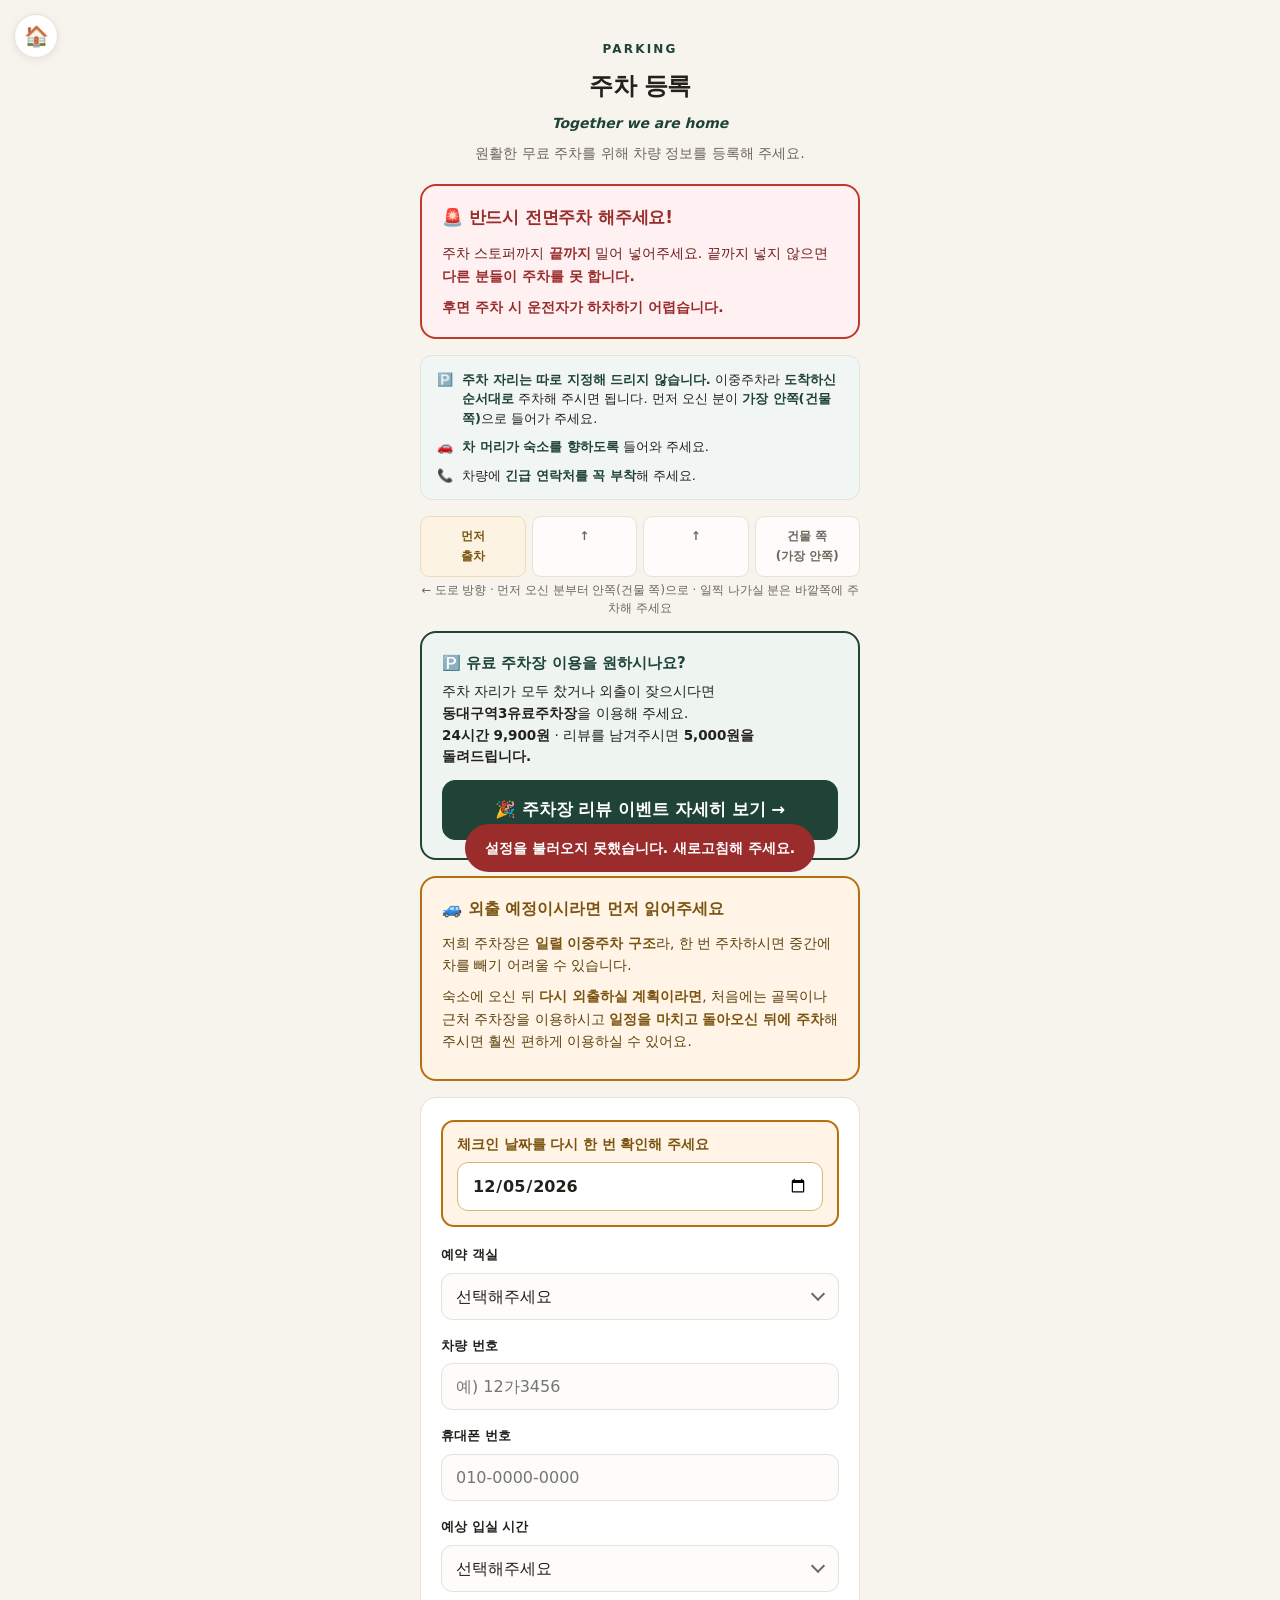
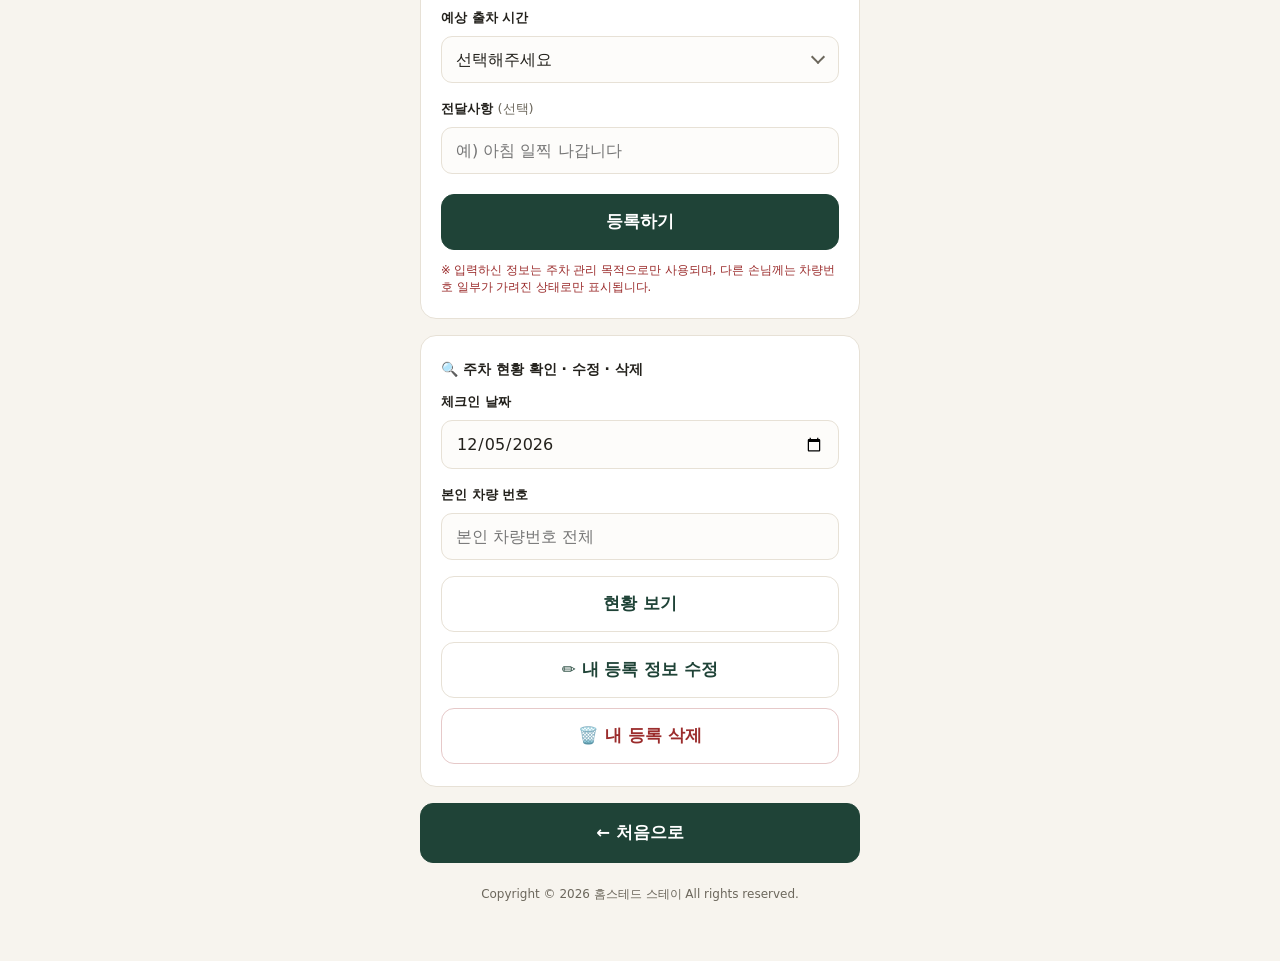
<file: parking.html>
<!DOCTYPE html>
<html lang="ko">
<head>
<meta charset="utf-8">
<meta name="viewport" content="width=device-width, initial-scale=1, maximum-scale=1">
<title>주차 등록 · 홈스테드 스테이</title>
<link rel="stylesheet" href="app.css?v=15">
<style>
  .lot{display:flex; gap:6px; margin:14px 0 4px}
  .lot .s{flex:1; text-align:center; padding:10px 4px; border:1px solid var(--line); border-radius:9px; font-size:12px; font-weight:700; background:#fdfcfa; color:var(--ink-soft)}
  .lot .s.out{background:#fdf3e2; border-color:#f0dcba; color:#7a5410}
  .lotcap{font-size:11.5px; color:var(--ink-soft); text-align:center; margin-bottom:14px}
  .outbox{background:#fff4e6; border:2px solid #b5710f; border-radius:16px; padding:18px 20px; margin-bottom:16px}
  .outbox .obt{font-size:16px; font-weight:800; color:#7a5410; margin-bottom:10px; word-break:keep-all}
  .outbox p{margin:0 0 9px; font-size:13.5px; color:#5c4210; line-height:1.65; word-break:keep-all}
  .outbox p b{color:#7a5410}
  .outbox .obbtn{margin-top:12px; background:#b5710f; color:#fff; border-color:#b5710f; font-size:15px}
  .alertbox{background:#fff1f1; border:2px solid #c0392b; border-radius:16px; padding:18px 20px; margin-bottom:16px}
  .alertbox .abt{font-size:17px; font-weight:900; color:#9b2c2c; margin-bottom:10px; word-break:keep-all; letter-spacing:-.01em}
  .alertbox p{margin:0 0 8px; font-size:14px; color:#6e2020; line-height:1.65; word-break:keep-all}
  .alertbox p:last-child{margin-bottom:0}
  .alertbox b{color:#9b2c2c; font-weight:800}
  .nextbox{background:#eef5f1; border:2px solid var(--pine); border-radius:16px; padding:18px 20px; margin-bottom:16px}
  .nextbox .nbt{font-size:15px; font-weight:800; color:var(--pine); margin-bottom:6px; word-break:keep-all}
  .nextbox p{margin:0 0 12px; font-size:13.5px; color:var(--ink); line-height:1.6; word-break:keep-all}
  table{width:100%; border-collapse:collapse; margin-top:6px}
  th,td{padding:10px 6px; text-align:left; font-size:13.5px; border-bottom:1px solid var(--line)}
  th{font-size:11.5px; color:var(--ink-soft); font-weight:700}
</style>
</head>
<body>
<a class="homefab" href="index.html" aria-label="홈으로">🏠</a>
<div class="wrap">
  <header>
    <img class="logo" alt="홈스테드 스테이">
    <div class="eyebrow">PARKING</div>
    <h1 id="title">주차 등록</h1>
    <p class="tagline">Together we are home</p>
    <p class="lead">원활한 무료 주차를 위해 차량 정보를 등록해 주세요.</p>
  </header>

  <div class="alertbox">
    <div class="abt">🚨 반드시 전면주차 해주세요!</div>
    <p>주차 스토퍼까지 <b>끝까지</b> 밀어 넣어주세요. 끝까지 넣지 않으면 <b>다른 분들이 주차를 못 합니다.</b></p>
    <p><b>후면 주차 시 운전자가 하차하기 어렵습니다.</b></p>
  </div>

  <div class="guide">
    <p><span class="gi">🅿️</span><span><b>주차 자리는 따로 지정해 드리지 않습니다.</b> 이중주차라 <b>도착하신 순서대로</b> 주차해 주시면 됩니다. 먼저 오신 분이 <b>가장 안쪽(건물 쪽)</b>으로 들어가 주세요.</span></p>
    <p><span class="gi">🚗</span><span><b>차 머리가 숙소를 향하도록</b> 들어와 주세요.</span></p>
    <p><span class="gi">📞</span><span>차량에 <b>긴급 연락처를 꼭 부착</b>해 주세요.</span></p>
  </div>

  <div class="lot">
    <div class="s out">먼저<br>출차</div><div class="s">↑</div><div class="s">↑</div><div class="s">건물 쪽<br>(가장 안쪽)</div>
  </div>
  <div class="lotcap">← 도로 방향 · 먼저 오신 분부터 안쪽(건물 쪽)으로 · 일찍 나가실 분은 바깥쪽에 주차해 주세요</div>

  <div class="nextbox" style="display:block">
    <div class="nbt">🅿️ 유료 주차장 이용을 원하시나요?</div>
    <p>주차 자리가 모두 찼거나 외출이 잦으시다면 <b>동대구역3유료주차장</b>을 이용해 주세요.<br>
    <b>24시간 9,900원</b> · 리뷰를 남겨주시면 <b>5,000원을 돌려드립니다.</b></p>
    <a class="btn btn-primary" href="payback.html">🎉 주차장 리뷰 이벤트 자세히 보기 →</a>
  </div>

  <div class="outbox">
    <div class="obt">🚙 외출 예정이시라면 먼저 읽어주세요</div>
    <p>저희 주차장은 <b>일렬 이중주차 구조</b>라, 한 번 주차하시면 중간에 차를 빼기 어려울 수 있습니다.</p>
    <p>숙소에 오신 뒤 <b>다시 외출하실 계획이라면</b>, 처음에는 골목이나 근처 주차장을 이용하시고 <b>일정을 마치고 돌아오신 뒤에 주차</b>해 주시면 훨씬 편하게 이용하실 수 있어요.</p>
    <a class="btn obbtn" id="blog2" href="#" target="_blank" rel="noopener" style="display:none">🅿️ 근처 주차장 위치 보기 →</a>
  </div>

  <div class="photos" id="photos"></div>

  <div class="card">
    <div id="editBanner" style="display:none; background:#fdf3e2; border:1px solid #f0dcba; color:#7a5410; border-radius:11px; padding:11px 14px; font-size:13px; font-weight:700; margin-bottom:14px">✏️ 수정 모드입니다. 내용을 바꾼 뒤 아래 버튼을 눌러주세요. <span id="editCancel" style="color:var(--pine); text-decoration:underline; cursor:pointer">취소</span></div>
    <div class="field"><label for="checkin" data-i18n="ciDate">체크인 날짜를 다시 한 번 확인해 주세요</label><input type="date" id="checkin"></div>
    <div class="field"><label for="room">예약 객실</label>
      <div class="selwrap"><select id="room"><option value="">선택해주세요</option></select></div></div>
    <div class="field"><label for="plate">차량 번호</label><input type="text" id="plate" placeholder="예) 12가3456" autocomplete="off"></div>
    <div class="field"><label for="phone">휴대폰 번호</label><input type="tel" id="phone" placeholder="010-0000-0000" inputmode="numeric"></div>
    <div class="field"><label for="enter">예상 입실 시간</label>
      <div class="selwrap"><select id="enter"><option value="">선택해주세요</option></select></div></div>
    <div class="field"><label for="exit">예상 출차 시간</label>
      <div class="selwrap"><select id="exit"><option value="">선택해주세요</option></select></div></div>
    <div class="field" style="margin-bottom:20px"><label for="note">전달사항 <span style="font-weight:400; color:var(--ink-soft)">(선택)</span></label><input type="text" id="note" placeholder="예) 아침 일찍 나갑니다" autocomplete="off"></div>
    <button class="btn btn-primary" id="registerBtn">등록하기</button>
    <p style="font-size:11.5px; color:#9b2c2c; margin:12px 0 0; line-height:1.5">※ 입력하신 정보는 주차 관리 목적으로만 사용되며, 다른 손님께는 차량번호 일부가 가려진 상태로만 표시됩니다.</p>
  </div>

  <div class="nextbox" id="nextBox" style="display:none">
    <div class="nbt">✅ 등록 완료! 이제 현황을 보실 수 있어요</div>
    <p>같은 날 투숙객의 <b>입실 · 출차 예정 시간</b>을 확인하실 수 있습니다. 출차 순서를 미리 알면 훨씬 편하게 이용하실 수 있어요.</p>
    <button class="btn btn-primary" id="goView">🚗 다른 분들 입·출차 시간 보러가기 →</button>
  </div>

  <div class="card" id="viewCard">
    <div style="font-size:14px; font-weight:800; margin-bottom:12px">🔍 주차 현황 확인 · 수정 · 삭제</div>
    <div class="field"><label for="viewDate">체크인 날짜</label><input type="date" id="viewDate"></div>
    <div class="field" style="margin-bottom:16px"><label for="viewPlate">본인 차량 번호</label><input type="text" id="viewPlate" placeholder="본인 차량번호 전체" autocomplete="off"></div>
    <button class="btn" id="viewBtn">현황 보기</button>
    <button class="btn" id="editBtn" style="margin-top:10px">✏️ 내 등록 정보 수정</button>
    <button class="btn btn-danger" id="delBtn" style="margin-top:10px">🗑️ 내 등록 삭제</button>
    <div id="resultArea" style="display:none; margin-top:14px"></div>
  </div>

  <a class="btn callbtn" href="#" style="display:none">📞 숙소에 전화하기</a>
  <a class="btn btn-amber" id="blog" href="#" target="_blank" rel="noopener" style="display:none; margin-top:10px">🅿️ 근처 주차장 위치 보기 →</a>
  <a class="btn btn-primary" href="index.html" style="margin-top:10px">← 처음으로</a>
  <footer id="footer">Copyright &copy; 2026 홈스테드 스테이 All rights reserved.</footer>
</div>

<div class="modal-bg" id="modal">
  <div class="modal">
    <h3>등록 내용을 확인해 주세요</h3>
    <p id="modalBody" style="color:var(--ink)"></p>
    <div class="modal-btns">
      <button class="btn" id="mCancel">다시 확인</button>
      <button class="btn btn-primary" id="mOk">등록하기</button>
    </div>
  </div>
</div>

<div class="modal-bg" id="fullModal">
  <div class="modal">
    <h3>금일 주차 등록이 마감되었습니다</h3>
    <p>주차 가능 대수(4대)가 모두 채워졌습니다. 근처 공영주차장 이용을 부탁드립니다 🙏</p>
    <div class="modal-btns">
      <button class="btn" id="fCancel">닫기</button>
      <a class="btn btn-amber" id="fBlog" href="#" target="_blank" rel="noopener" style="display:none">🅿️ 다른 주차장 알아보기 →</a>
    </div>
  </div>
</div>

<div class="modal-bg" id="delModal">
  <div class="modal">
    <h3>등록을 삭제하시겠어요?</h3>
    <p>삭제하면 되돌릴 수 없습니다. 조회한 날짜·차량 번호의 등록이 삭제됩니다.</p>
    <div class="modal-btns">
      <button class="btn" id="dCancel">취소</button>
      <button class="btn btn-primary" id="dOk" style="background:#9b2c2c; border-color:#9b2c2c">삭제하기</button>
    </div>
  </div>
</div>

<div class="toast" id="toast"></div>
<script src="app.js?v=15"></script>
<script>
  var editMode=false, editOrigPlate='';
  document.getElementById('checkin').value = todayISO();
  document.getElementById('viewDate').value = todayISO();
  markCheckinField('checkin');

  fillTimes('enter', 0, 23);
  fillTimes('exit', 0, 23);

  loadConfig(function(c){
    if(c.placeName) document.getElementById('title').textContent = c.placeName + ' 주차등록';
    fillSelect('room', c.rooms);
    var box=document.getElementById('photos');
    [c.photoUrl, c.photoUrl2].forEach(function(u){
      if(!u || u.indexOf('http')!==0) return;
      var im=document.createElement('img'); im.src=u; im.alt='주차 안내'; box.appendChild(im);
    });
    if(c.blogLink && c.blogLink.indexOf('http')===0 && c.blogLink.indexOf('여기에')===-1){
      ['blog','blog2','fBlog'].forEach(function(id){
        var b=document.getElementById(id); if(b){ b.href=c.blogLink; b.style.display='flex'; }
      });
    }
  });

  function collect(){
    return {
      checkin: document.getElementById('checkin').value,
      room: document.getElementById('room').value,
      plate: document.getElementById('plate').value.trim(),
      phone: document.getElementById('phone').value,
      enterTime: document.getElementById('enter').value,
      exitTime: document.getElementById('exit').value,
      note: document.getElementById('note').value
    };
  }

  function setEditMode(on){
    editMode=on;
    document.getElementById('editBanner').style.display = on?'block':'none';
    document.getElementById('registerBtn').textContent = on?'수정 완료':'등록하기';
    if(!on) editOrigPlate='';
  }
  document.getElementById('editCancel').addEventListener('click', function(){
    setEditMode(false);
    document.getElementById('plate').value=''; document.getElementById('phone').value=''; document.getElementById('note').value='';
  });

  function validate(d){
    if(!d.checkin){ toast('체크인 날짜를 선택해주세요.'); return false; }
    if(!d.room){ toast('객실을 선택해주세요.'); return false; }
    if(!d.plate || d.plate.length<4){ toast('차량 번호를 정확히 입력해주세요.'); return false; }
    if(d.phone.replace(/[^0-9]/g,'').length<10){ toast('휴대폰 번호를 정확히 입력해주세요.'); return false; }
    if(!d.enterTime){ toast('예상 입실 시간을 입력해주세요.'); return false; }
    if(!d.exitTime){ toast('예상 출차 시간을 입력해주세요.'); return false; }
    return true;
  }

  document.getElementById('registerBtn').addEventListener('click', function(){
    var d=collect(); if(!validate(d)) return;
    if(editMode){
      d.origPlate=editOrigPlate;
      var rb=this; rb.disabled=true; rb.textContent='수정 중...';
      api('updateParking', d).then(function(res){
        rb.disabled=false; setEditMode(false); rb.textContent='등록하기';
        if(res && res.ok){ toast(res.msg, 1); document.getElementById('viewDate').value=d.checkin; document.getElementById('viewPlate').value=d.plate; loadList(); }
        else toast((res&&res.msg)||'수정에 실패했어요.');
      }).catch(function(){ rb.disabled=false; rb.textContent='수정 완료'; toast('통신 오류가 발생했어요.'); });
      return;
    }
    document.getElementById('modalBody').innerHTML =
      '<b>'+d.checkin+' · '+d.room+'</b><br>차량 '+d.plate+'<br>입실 예정 '+d.enterTime+' · 출차 예정 '+d.exitTime+
      '<div style="margin-top:14px; background:#f1f5f3; border:1px solid #dce6e1; border-radius:10px; padding:12px 14px; font-size:12.5px; line-height:1.6; color:var(--ink); word-break:keep-all">'+
      '🔒 다른 손님께는 <b>차량 번호(일부 가림)와 입실 · 출차 예정 시간</b>만 공유됩니다.<br>객실 번호, 성함, 연락처 등 나머지 정보는 공개되지 않습니다.</div>'+
      '<div style="margin-top:10px; background:#fff4e6; border:1px solid #e6d6bd; border-radius:10px; padding:12px 14px; font-size:12.5px; line-height:1.6; color:#7a5410; word-break:keep-all">'+
      '🚙 다시 <b>외출하실 계획</b>이라면, 이중주차로 차를 빼기 어려울 수 있어요. 골목에 먼저 세워두시고 <b>돌아오신 뒤 주차</b>를 권해드립니다.</div>'+
      '<div style="margin-top:10px; background:#fff1f1; border:1px solid #e3b6b1; border-radius:10px; padding:12px 14px; font-size:12.5px; line-height:1.6; color:#6e2020; word-break:keep-all">'+
      '🚨 <b>반드시 전면주차</b>로 <b>스토퍼까지 끝까지</b> 넣어주세요. 후면 주차 시 하차가 어렵고, 끝까지 넣지 않으면 다른 분들이 주차를 못 합니다.</div>';
    document.getElementById('modal').className='modal-bg show';
  });

  document.getElementById('mCancel').addEventListener('click', function(){ document.getElementById('modal').className='modal-bg'; });
  document.getElementById('fCancel').addEventListener('click', function(){ document.getElementById('fullModal').className='modal-bg'; });
  document.getElementById('mOk').addEventListener('click', function(){
    var d=collect(); var b=this; b.disabled=true; b.textContent='등록 중...';
    api('registerParking', d).then(function(res){
      b.disabled=false; b.textContent='등록하기'; document.getElementById('modal').className='modal-bg';
      if(res && res.ok){
        toast('✅ '+res.msg, 1);
        document.getElementById('viewDate').value=d.checkin;
        document.getElementById('viewPlate').value=d.plate;
        document.getElementById('nextBox').style.display='block';
        loadList();
        document.getElementById('nextBox').scrollIntoView({behavior:'smooth', block:'center'});
      } else if(res && res.full){
        document.getElementById('fullModal').className='modal-bg show';
      } else if(res && res.dup){
        toast(res.msg);
        document.getElementById('viewDate').value=d.checkin;
        document.getElementById('viewPlate').value=d.plate;
      } else toast((res&&res.msg)||'등록에 실패했어요.');
    }).catch(function(){ b.disabled=false; b.textContent='등록하기'; document.getElementById('modal').className='modal-bg'; toast('통신 오류가 발생했어요.'); });
  });

  function loadList(){
    var date=document.getElementById('viewDate').value, plate=document.getElementById('viewPlate').value;
    if(!date){ toast('조회할 체크인 날짜를 선택해주세요.'); return; }
    if(!plate || plate.trim().length<4){ toast('본인 차량 번호를 입력해주세요.'); return; }
    var area=document.getElementById('resultArea');
    area.style.display='block'; area.innerHTML='<div style="text-align:center; padding:16px; color:var(--ink-soft); font-size:13px">조회 중...</div>';
    api('getParkingList', { checkin:date, plate:plate }).then(function(res){
      if(!res || !res.ok){ area.innerHTML='<div style="text-align:center; padding:14px; color:#9b2c2c; font-size:13px">'+((res&&res.msg)||'조회 실패')+'</div>'; return; }
      var h='<div style="font-size:13px; font-weight:700; margin-bottom:6px">'+res.date+' · 총 '+res.count+'대</div>';
      h+='<table><thead><tr><th>차량</th><th>입실</th><th>출차</th></tr></thead><tbody>';
      res.list.forEach(function(r){
        h+='<tr><td><b>'+r.plate+'</b>'+(r.note?'<br><span style="font-size:11.5px; color:var(--ink-soft)">📝 '+r.note+'</span>':'')+'</td><td>'+(r.enterTime||'-')+'</td><td>'+(r.exitTime||'미정')+'</td></tr>';
      });
      h+='</tbody></table>';
      area.innerHTML=h;
    }).catch(function(){ area.innerHTML='<div style="text-align:center; padding:14px; color:#9b2c2c; font-size:13px">통신 오류</div>'; });
  }
  document.getElementById('viewBtn').addEventListener('click', loadList);
  document.getElementById('goView').addEventListener('click', function(){
    loadList();
    document.getElementById('resultArea').scrollIntoView({behavior:'smooth', block:'center'});
  });

  document.getElementById('editBtn').addEventListener('click', function(){
    var date=document.getElementById('viewDate').value, plate=document.getElementById('viewPlate').value;
    if(!date){ toast('조회할 체크인 날짜를 선택해주세요.'); return; }
    if(!plate || plate.trim().length<4){ toast('본인 차량 번호를 입력해주세요.'); return; }
    var b=this; b.disabled=true; b.textContent='불러오는 중...';
    api('findMyRegistration', { checkin:date, plate:plate }).then(function(res){
      b.disabled=false; b.textContent='✏️ 내 등록 정보 수정';
      if(!res || !res.ok){ toast((res&&res.msg)||'조회에 실패했어요.'); return; }
      if(!res.found){ toast(res.msg||'등록 내역을 찾을 수 없어요.'); return; }
      var d=res.data;
      document.getElementById('checkin').value=date;
      document.getElementById('room').value=d.room;
      document.getElementById('plate').value=d.plate;
      document.getElementById('phone').value=d.phone;
      document.getElementById('enter').value=d.enterTime||'';
      document.getElementById('exit').value=d.exitTime;
      document.getElementById('note').value=d.note;
      editOrigPlate=d.plate; setEditMode(true);
      window.scrollTo({top:0, behavior:'smooth'});
      toast('내 등록 정보를 불러왔어요. 수정 후 완료를 눌러주세요.', 1);
    }).catch(function(){ b.disabled=false; b.textContent='✏️ 내 등록 정보 수정'; toast('통신 오류가 발생했어요.'); });
  });

  document.getElementById('delBtn').addEventListener('click', function(){
    var date=document.getElementById('viewDate').value, plate=document.getElementById('viewPlate').value;
    if(!date){ toast('조회할 체크인 날짜를 선택해주세요.'); return; }
    if(!plate || plate.trim().length<4){ toast('본인 차량 번호를 입력해주세요.'); return; }
    document.getElementById('delModal').className='modal-bg show';
  });
  document.getElementById('dCancel').addEventListener('click', function(){ document.getElementById('delModal').className='modal-bg'; });
  document.getElementById('dOk').addEventListener('click', function(){
    var date=document.getElementById('viewDate').value, plate=document.getElementById('viewPlate').value;
    var b=this; b.disabled=true; b.textContent='삭제 중...';
    api('deleteParking', { checkin:date, plate:plate }).then(function(res){
      b.disabled=false; b.textContent='삭제하기'; document.getElementById('delModal').className='modal-bg';
      if(res && res.ok){ toast('✅ '+res.msg, 1); document.getElementById('resultArea').style.display='none'; document.getElementById('viewPlate').value=''; }
      else toast((res&&res.msg)||'삭제에 실패했어요.');
    }).catch(function(){ b.disabled=false; b.textContent='삭제하기'; document.getElementById('delModal').className='modal-bg'; toast('통신 오류가 발생했어요.'); });
  });
</script>
</body>
</html>
</file>
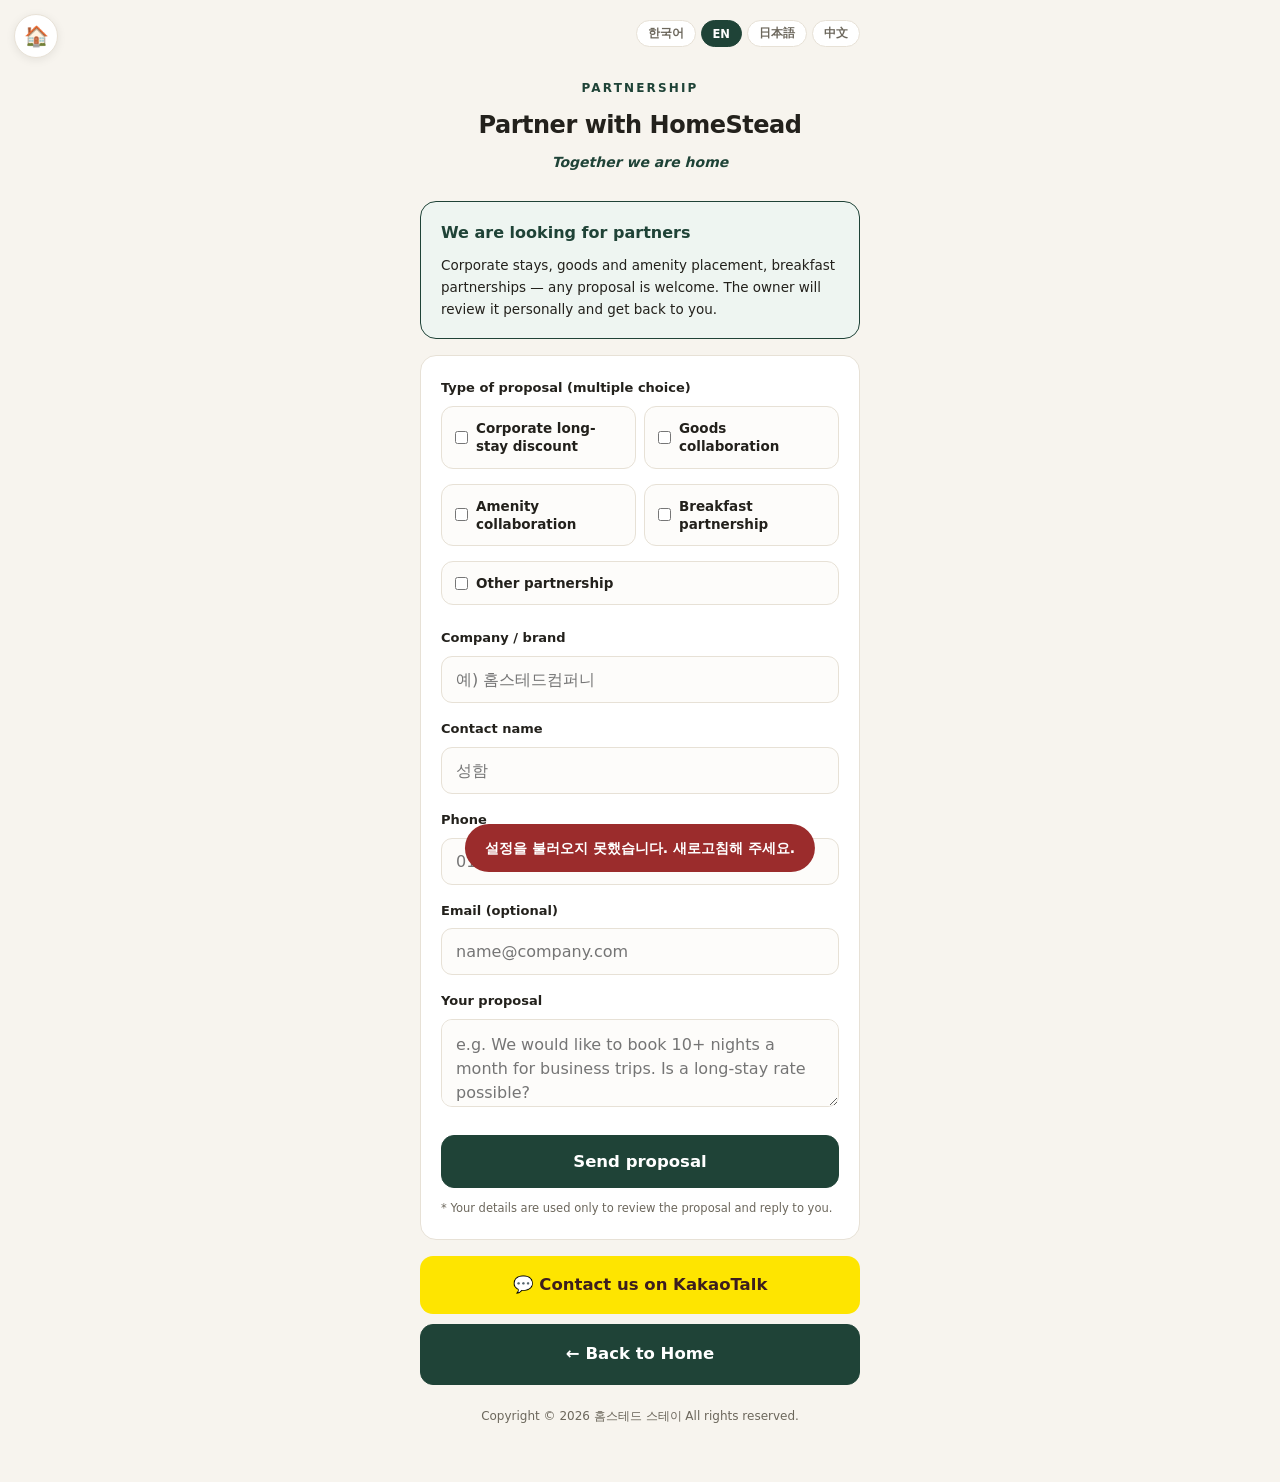
<file: partner.html>
<!DOCTYPE html>
<html lang="ko">
<head>
<meta charset="utf-8">
<meta name="viewport" content="width=device-width, initial-scale=1, maximum-scale=1">
<title>협업 제안 · 홈스테드 스테이</title>
<link rel="stylesheet" href="app.css?v=9">
<style>
  .chips{display:flex; flex-wrap:wrap; gap:8px; margin-top:2px}
  .chip{flex:1 1 calc(50% - 8px); min-width:140px; display:flex; align-items:center; gap:8px;
    border:1.5px solid var(--line); border-radius:12px; padding:12px 13px; font-size:13.5px; font-weight:700;
    background:#fdfcfa; color:var(--ink); cursor:pointer; word-break:keep-all; line-height:1.35}
  .chip input{width:auto; margin:0; appearance:auto; -webkit-appearance:auto; flex:none}
  .chip.on{border-color:var(--pine); background:#eef5f1; color:var(--pine)}
  .intro{background:#eef5f1; border:1.5px solid var(--pine); border-radius:16px; padding:18px 20px; margin-bottom:16px}
  .intro .it{font-size:16px; font-weight:800; color:var(--pine); margin-bottom:8px}
  .intro p{margin:0; font-size:13.5px; color:var(--ink); line-height:1.65; word-break:keep-all}
</style>
</head>
<body>
<a class="homefab" href="index.html" aria-label="홈으로">🏠</a>
<div class="wrap">
  <div id="langBar"></div>
  <header>
    <img class="logo" alt="홈스테드 스테이">
    <div class="eyebrow">PARTNERSHIP</div>
    <h1 id="title" data-i18n="pnTitle">홈스테드와 협업 제안하기</h1>
    <p class="tagline">Together we are home</p>
  </header>

  <div class="intro">
    <div class="it" data-i18n="pnIntroT">함께 만들어갈 분을 찾습니다</div>
    <p data-i18n="pnIntroD">기업 출장 숙소, 굿즈 · 어메니티 입점, 조식 제휴 등 어떤 형태의 제안도 환영합니다. 남겨주시면 대표가 직접 확인하고 연락드리겠습니다.</p>
  </div>

  <div class="card" id="form">
    <div class="field">
      <label data-i18n="pnType">제안 유형 <span style="font-weight:400; color:var(--ink-soft)">(복수 선택 가능)</span></label>
      <div class="chips" id="chips">
        <label class="chip"><input type="checkbox" value="회사 출장지 장기 예약 할인"><span data-i18n="pnT1">회사 출장지 장기 예약 할인</span></label>
        <label class="chip"><input type="checkbox" value="굿즈 협업"><span data-i18n="pnT2">굿즈 협업</span></label>
        <label class="chip"><input type="checkbox" value="어메니티 협업"><span data-i18n="pnT3">어메니티 협업</span></label>
        <label class="chip"><input type="checkbox" value="조식 협업"><span data-i18n="pnT4">조식 협업</span></label>
        <label class="chip"><input type="checkbox" value="기타 제휴"><span data-i18n="pnT5">기타 제휴</span></label>
      </div>
    </div>
    <div class="field"><label for="pnCompany" data-i18n="pnCompany">회사 · 브랜드명</label><input type="text" id="pnCompany" placeholder="예) 홈스테드컴퍼니" autocomplete="off"></div>
    <div class="field"><label for="pnName" data-i18n="pnName">담당자 성함</label><input type="text" id="pnName" placeholder="성함" autocomplete="off"></div>
    <div class="field"><label for="pnPhone" data-i18n="pnPhone">연락처</label><input type="tel" id="pnPhone" placeholder="010-0000-0000" inputmode="numeric"></div>
    <div class="field"><label for="pnEmail" data-i18n="pnEmail">이메일 <span style="font-weight:400; color:var(--ink-soft)">(선택)</span></label><input type="email" id="pnEmail" placeholder="name@company.com" autocomplete="off"></div>
    <div class="field" style="margin-bottom:20px"><label for="pnMsg" data-i18n="pnMsg">제안 내용</label>
      <textarea id="pnMsg" data-i18n-ph="pnMsgPh" placeholder="예) 월 10박 이상 출장 숙소로 이용하고 싶습니다. 장기 할인 가능할까요?"></textarea></div>
    <button class="btn btn-primary" id="pnBtn" data-i18n="pnSend">제안 보내기</button>
    <p style="font-size:11.5px; color:var(--ink-soft); margin:12px 0 0; line-height:1.5" data-i18n="pnNote">※ 남겨주신 정보는 제휴 검토 및 회신 목적으로만 사용됩니다.</p>
  </div>

  <div class="card done" id="pnDone" style="display:none">
    <div class="check">✓</div>
    <h2 data-i18n="pnDoneT">제안이 전달되었습니다</h2>
    <p data-i18n="pnDoneD">소중한 제안 감사합니다. 내용 확인 후 남겨주신 연락처로 회신드리겠습니다 :)</p>
  </div>

  <a class="kakao" href="http://pf.kakao.com/_UxeKxin/chat" target="_blank" rel="noopener" style="margin-top:6px" data-i18n="kakao">💬 카카오톡으로 문의하기</a>
  <a class="btn btn-primary" href="index.html" style="margin-top:10px" data-i18n="home">← 처음으로</a>
  <footer id="footer">Copyright &copy; 2026 홈스테드 스테이 All rights reserved.</footer>
</div>

<div class="toast" id="toast"></div>
<script src="app.js?v=9"></script>
<script src="i18n.js?v=9"></script>
<script>
  loadConfig(function(c){});

  document.querySelectorAll('#chips .chip').forEach(function(el){
    var cb = el.querySelector('input');
    cb.addEventListener('change', function(){ el.className = 'chip' + (cb.checked ? ' on' : ''); });
  });

  document.getElementById('pnBtn').addEventListener('click', function(){
    var types = [];
    document.querySelectorAll('#chips input:checked').forEach(function(cb){ types.push(cb.value); });
    var d = {
      types: types.join(', '),
      company: document.getElementById('pnCompany').value.trim(),
      name: document.getElementById('pnName').value.trim(),
      phone: document.getElementById('pnPhone').value,
      email: document.getElementById('pnEmail').value.trim(),
      message: document.getElementById('pnMsg').value.trim()
    };
    if(!types.length){ toast('제안 유형을 하나 이상 선택해 주세요.'); return; }
    if(!d.company){ toast('회사 · 브랜드명을 입력해 주세요.'); return; }
    if(!d.name){ toast('담당자 성함을 입력해 주세요.'); return; }
    if(d.phone.replace(/[^0-9]/g,'').length < 9){ toast('연락처를 정확히 입력해 주세요.'); return; }
    if(d.message.length < 5){ toast('제안 내용을 조금 더 적어주세요.'); return; }

    var b=this; b.disabled=true; b.textContent='보내는 중...';
    api('requestPartnership', d).then(function(res){
      b.disabled=false; b.textContent='제안 보내기';
      if(res && res.ok){
        document.getElementById('form').style.display='none';
        document.getElementById('pnDone').style.display='block';
        window.scrollTo({top:0, behavior:'smooth'});
      } else { toast((res&&res.msg)||'전송에 실패했어요.'); }
    }).catch(function(){ b.disabled=false; b.textContent='제안 보내기'; toast('통신 오류가 발생했어요.'); });
  });
</script>
</body>
</html>
</file>
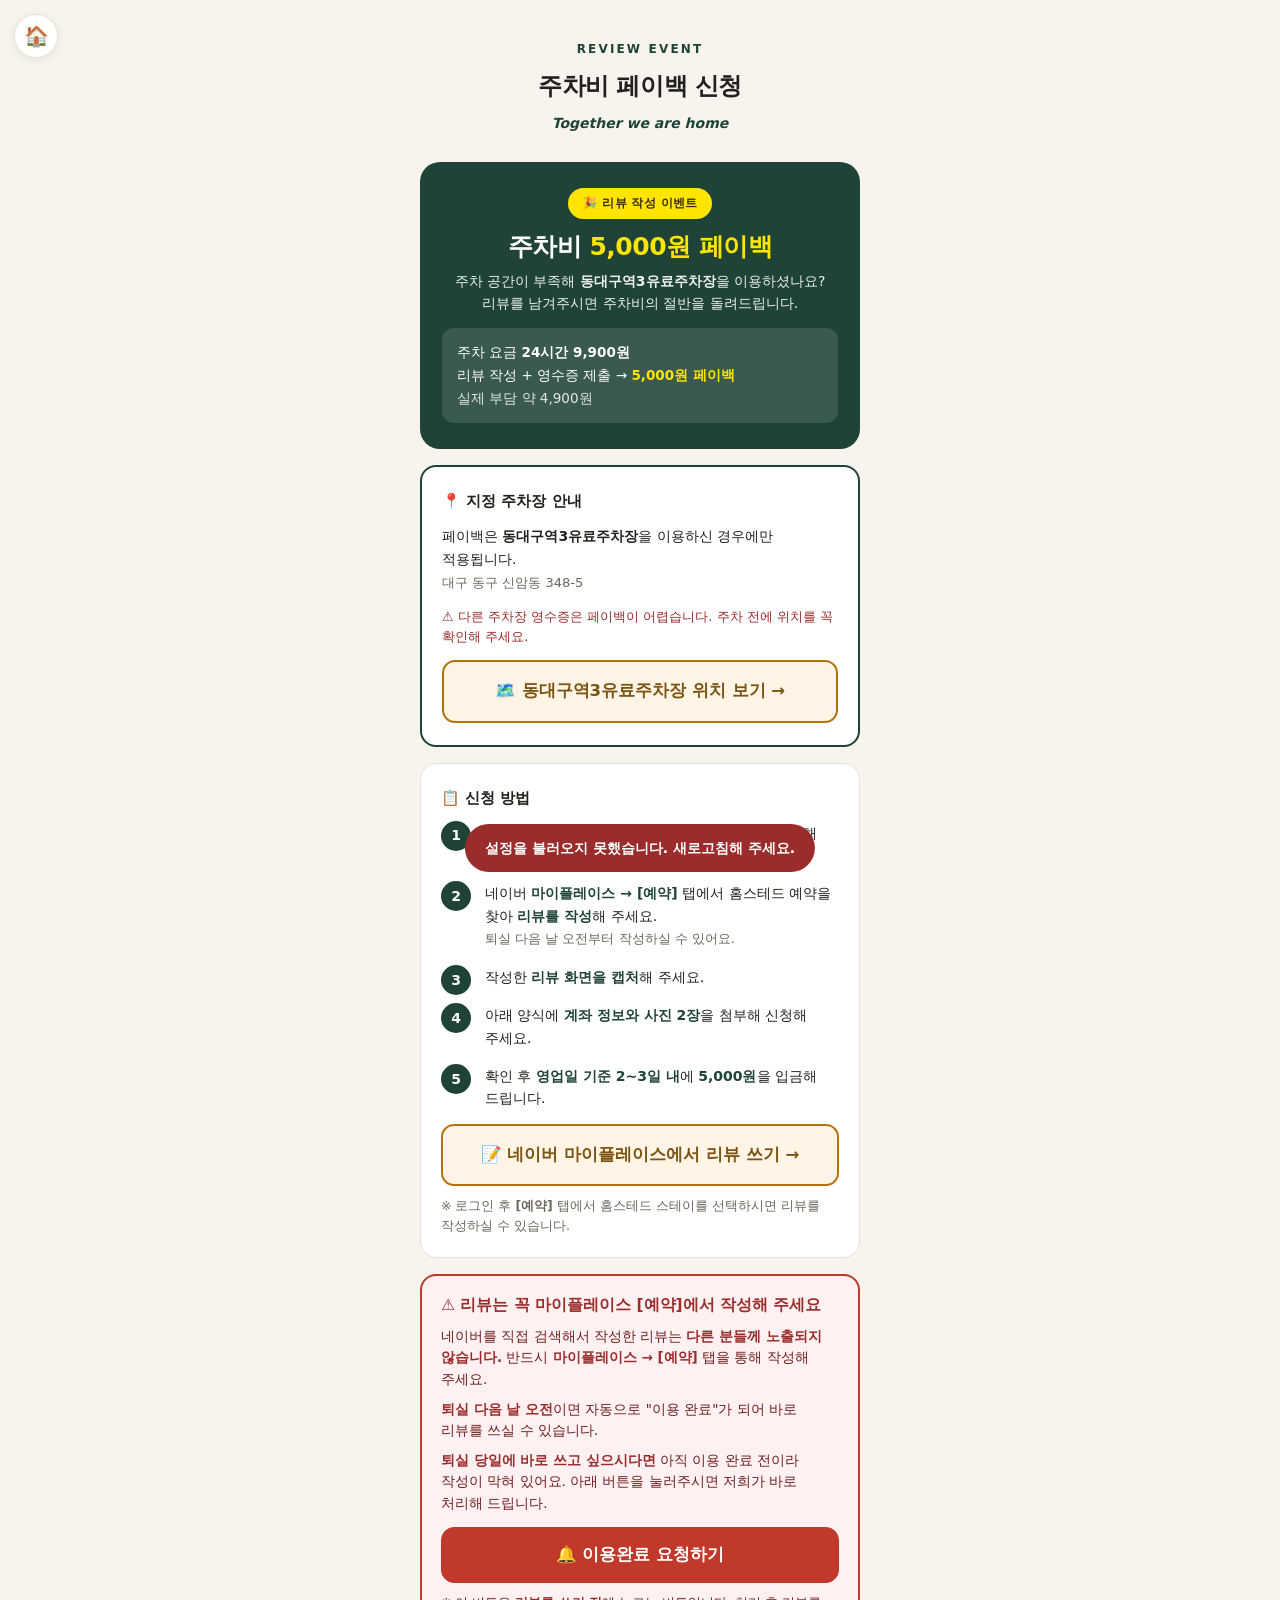
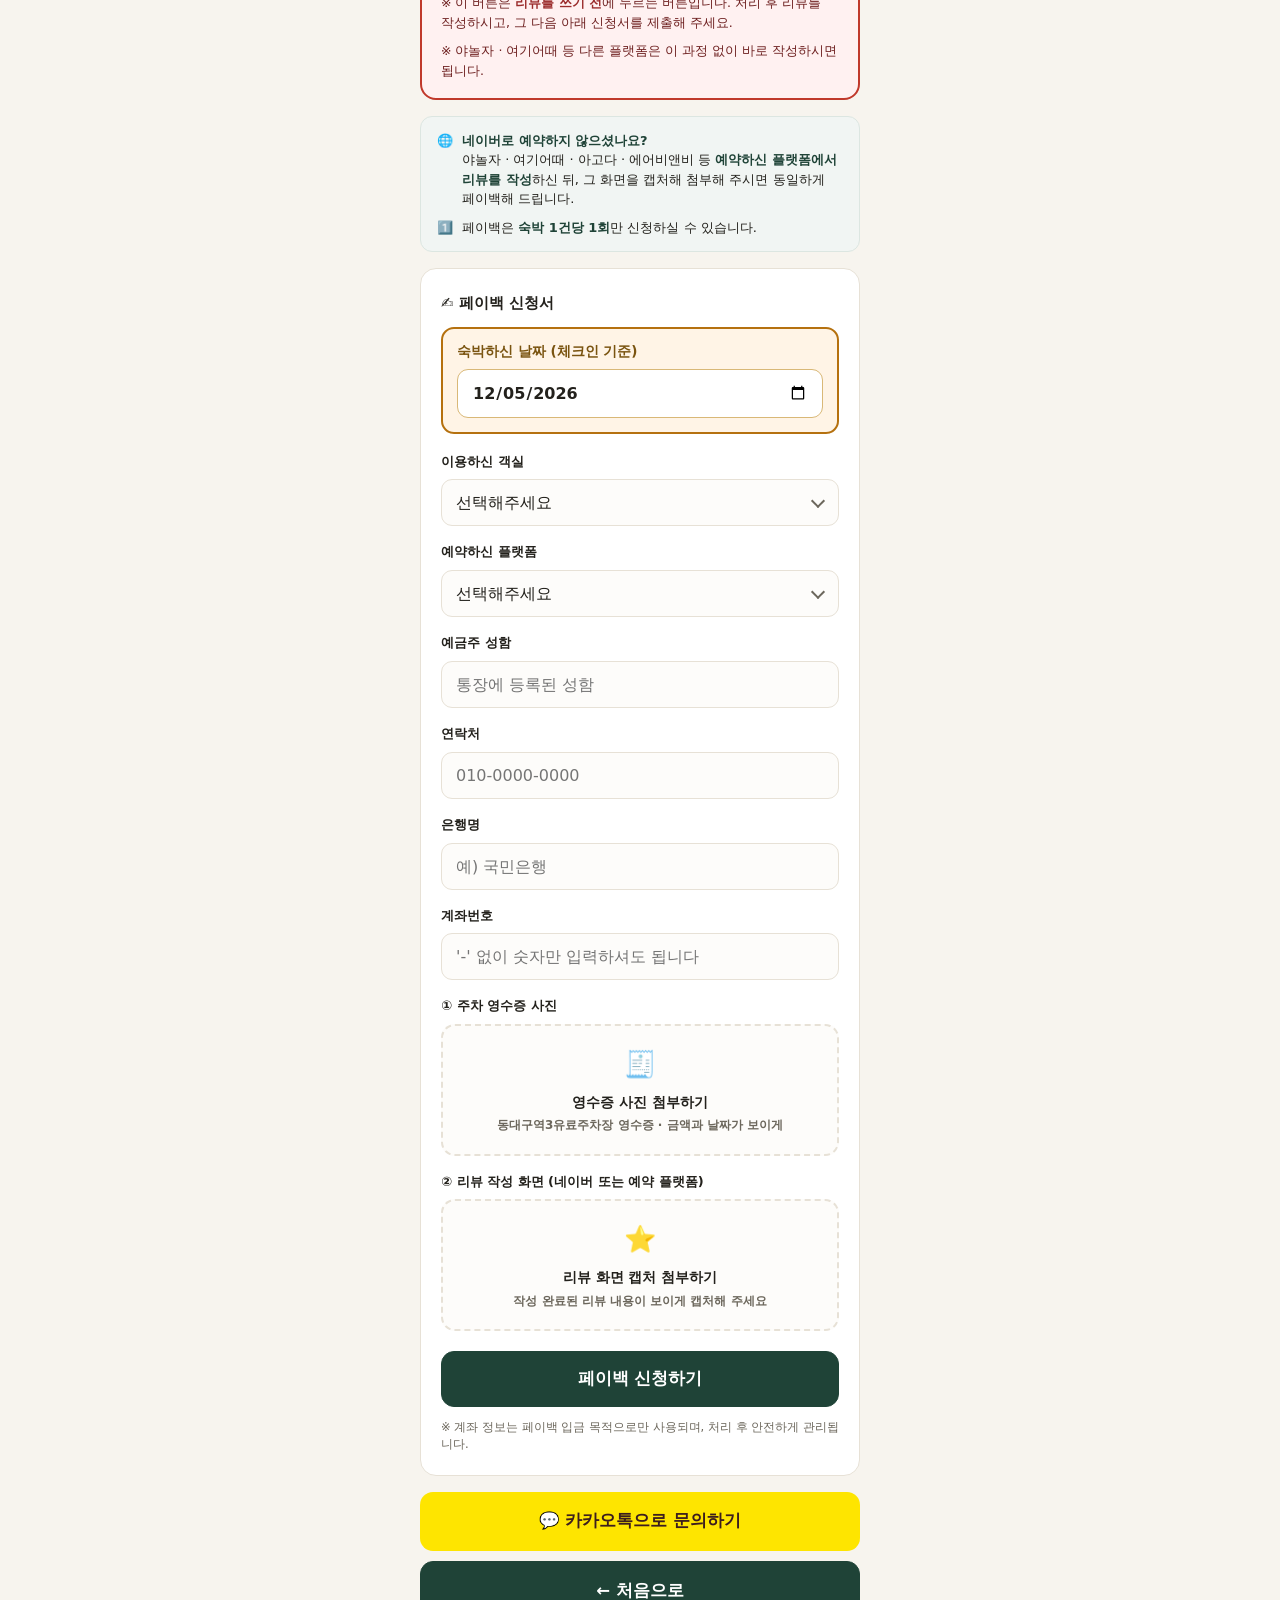
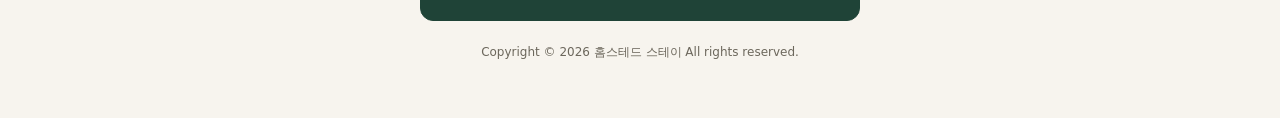
<file: payback.html>
<!DOCTYPE html>
<html lang="ko">
<head>
<meta charset="utf-8">
<meta name="viewport" content="width=device-width, initial-scale=1, maximum-scale=1">
<title>리뷰 이벤트 · 주차비 50% 페이백 · 홈스테드 스테이</title>
<link rel="stylesheet" href="app.css?v=15">
<style>
  .hero{background:var(--pine); color:#fff; border-radius:20px; padding:26px 22px; margin-bottom:16px; text-align:center}
  .hero .ev{display:inline-block; background:#FEE500; color:#3c2f00; font-size:12px; font-weight:900;
    letter-spacing:.03em; padding:6px 14px; border-radius:20px; margin-bottom:12px}
  .hero h2{margin:0 0 6px; font-size:25px; font-weight:900; letter-spacing:-.02em; line-height:1.3}
  .hero h2 em{font-style:normal; color:#FEE500}
  .hero p{margin:0; font-size:14px; line-height:1.6; opacity:.92; word-break:keep-all}
  .steps{counter-reset:st; list-style:none; margin:0; padding:0}
  .steps li{counter-increment:st; position:relative; padding:0 0 16px 44px; font-size:14px; line-height:1.6;
    color:var(--ink); word-break:keep-all}
  .steps li:before{content:counter(st); position:absolute; left:0; top:-1px; width:30px; height:30px;
    border-radius:50%; background:var(--pine); color:#fff; font-size:14px; font-weight:800;
    display:flex; align-items:center; justify-content:center}
  .steps li:last-child{padding-bottom:0}
  .steps li b{font-weight:800; color:var(--pine)}
  .warnbox{background:#fff1f1; border:2px solid #c0392b; border-radius:16px; padding:17px 19px; margin-bottom:16px}
  .warnbox .wt{font-size:15.5px; font-weight:900; color:#9b2c2c; margin-bottom:8px; word-break:keep-all}
  .warnbox p{margin:0 0 8px; font-size:13.5px; color:#6e2020; line-height:1.6; word-break:keep-all}
  .warnbox p:last-of-type{margin-bottom:0}
  .warnbox b{color:#9b2c2c; font-weight:800}
  .up{border:2px dashed var(--line); border-radius:14px; padding:18px 14px; text-align:center; cursor:pointer;
    background:#fdfcfa; transition:border-color .15s}
  .up.has{border-style:solid; border-color:var(--pine); background:#eef5f1}
  .up .ui{font-size:26px; margin-bottom:6px}
  .up .ut{font-size:13.5px; font-weight:700; color:var(--ink)}
  .up .us{font-size:12px; color:var(--ink-soft); margin-top:3px}
  .up input{display:none}
  .up img{max-width:100%; border-radius:10px; margin-top:10px; display:block}
  .sech{font-size:15px; font-weight:800; margin:0 0 12px; word-break:keep-all}
</style>
</head>
<body>
<a class="homefab" href="index.html" aria-label="홈으로">🏠</a>
<div class="wrap">
  <header>
    <img class="logo" alt="홈스테드 스테이">
    <div class="eyebrow">REVIEW EVENT</div>
    <h1 id="title">주차비 페이백 신청</h1>
    <p class="tagline">Together we are home</p>
  </header>

  <div class="hero">
    <div class="ev">🎉 리뷰 작성 이벤트</div>
    <h2>주차비 <em>5,000원 페이백</em></h2>
    <p>주차 공간이 부족해 <b>동대구역3유료주차장</b>을 이용하셨나요?<br>리뷰를 남겨주시면 주차비의 절반을 돌려드립니다.</p>
    <div style="background:rgba(255,255,255,.12); border-radius:12px; padding:13px 15px; margin-top:14px; font-size:13.5px; line-height:1.7; text-align:left">
      주차 요금 <b>24시간 9,900원</b><br>
      리뷰 작성 + 영수증 제출 → <b style="color:#FEE500">5,000원 페이백</b><br>
      <span style="opacity:.85">실제 부담 약 4,900원</span>
    </div>
  </div>

  <div class="card" style="border:2px solid var(--pine)">
    <div class="sech">📍 지정 주차장 안내</div>
    <p style="margin:0 0 12px; font-size:14px; line-height:1.65; color:var(--ink); word-break:keep-all">
      페이백은 <b>동대구역3유료주차장</b>을 이용하신 경우에만 적용됩니다.<br>
      <span style="color:var(--ink-soft); font-size:13px">대구 동구 신암동 348-5</span></p>
    <p style="margin:0 0 12px; font-size:13px; line-height:1.6; color:#9b2c2c; word-break:keep-all">
      ⚠️ 다른 주차장 영수증은 페이백이 어렵습니다. 주차 전에 위치를 꼭 확인해 주세요.</p>
    <a class="btn btn-amber" href="https://naver.me/FEgWfU3K" target="_blank" rel="noopener">🗺️ 동대구역3유료주차장 위치 보기 →</a>
  </div>

  <div class="card">
    <div class="sech">📋 신청 방법</div>
    <ol class="steps">
      <li><b>동대구역3유료주차장</b>을 이용하시고 <b>영수증을 보관</b>해 주세요.</li>
      <li>네이버 <b>마이플레이스 → [예약]</b> 탭에서 홈스테드 예약을 찾아 <b>리뷰를 작성</b>해 주세요.<br><span style="color:var(--ink-soft); font-size:13px">퇴실 다음 날 오전부터 작성하실 수 있어요.</span></li>
      <li>작성한 <b>리뷰 화면을 캡처</b>해 주세요.</li>
      <li>아래 양식에 <b>계좌 정보와 사진 2장</b>을 첨부해 신청해 주세요.</li>
      <li>확인 후 <b>영업일 기준 2~3일 내</b>에 <b>5,000원</b>을 입금해 드립니다.</li>
    </ol>
    <a class="btn btn-amber" href="https://m.place.naver.com/my" target="_blank" rel="noopener" style="margin-top:14px">📝 네이버 마이플레이스에서 리뷰 쓰기 →</a>
    <p style="font-size:12.5px; color:var(--ink-soft); margin:10px 0 0; line-height:1.55; word-break:keep-all">※ 로그인 후 <b>[예약]</b> 탭에서 홈스테드 스테이를 선택하시면 리뷰를 작성하실 수 있습니다.</p>
  </div>

  <div class="warnbox">
    <div class="wt">⚠️ 리뷰는 꼭 마이플레이스 [예약]에서 작성해 주세요</div>
    <p>네이버를 직접 검색해서 작성한 리뷰는 <b>다른 분들께 노출되지 않습니다.</b> 반드시 <b>마이플레이스 → [예약]</b> 탭을 통해 작성해 주세요.</p>
    <p><b>퇴실 다음 날 오전</b>이면 자동으로 "이용 완료"가 되어 바로 리뷰를 쓰실 수 있습니다.</p>
    <p><b>퇴실 당일에 바로 쓰고 싶으시다면</b> 아직 이용 완료 전이라 작성이 막혀 있어요. 아래 버튼을 눌러주시면 저희가 바로 처리해 드립니다.</p>
    <button class="btn" id="alertBtn" style="margin-top:12px; background:#c0392b; color:#fff; border-color:#c0392b">🔔 이용완료 요청하기</button>
    <p style="font-size:12.5px; margin-top:10px">※ 이 버튼은 <b>리뷰를 쓰기 전</b>에 누르는 버튼입니다. 처리 후 리뷰를 작성하시고, 그 다음 아래 신청서를 제출해 주세요.</p>
    <p style="font-size:12.5px; margin-top:6px">※ 야놀자 · 여기어때 등 다른 플랫폼은 이 과정 없이 바로 작성하시면 됩니다.</p>
  </div>

  <div class="guide" style="margin-bottom:16px">
    <p><span class="gi">🌐</span><span><b>네이버로 예약하지 않으셨나요?</b><br>야놀자 · 여기어때 · 아고다 · 에어비앤비 등 <b>예약하신 플랫폼에서 리뷰를 작성</b>하신 뒤, 그 화면을 캡처해 첨부해 주시면 동일하게 페이백해 드립니다.</span></p>
    <p><span class="gi">1️⃣</span><span>페이백은 <b>숙박 1건당 1회</b>만 신청하실 수 있습니다.</span></p>
  </div>

  <div class="card" id="form">
    <div class="sech">✍️ 페이백 신청서</div>
    <div class="field hl"><label for="useDate">숙박하신 날짜 (체크인 기준)</label><input type="date" id="useDate"></div>
    <div class="field"><label for="room">이용하신 객실</label>
      <div class="selwrap"><select id="room"><option value="">선택해주세요</option></select></div></div>
    <div class="field"><label for="platform">예약하신 플랫폼</label>
      <div class="selwrap"><select id="platform"><option value="">선택해주세요</option></select></div></div>
    <div class="field"><label for="name">예금주 성함</label><input type="text" id="name" placeholder="통장에 등록된 성함" autocomplete="off"></div>
    <div class="field"><label for="phone">연락처</label><input type="tel" id="phone" placeholder="010-0000-0000" inputmode="numeric"></div>
    <div class="field"><label for="bank">은행명</label><input type="text" id="bank" placeholder="예) 국민은행" autocomplete="off"></div>
    <div class="field"><label for="account">계좌번호</label><input type="text" id="account" placeholder="'-' 없이 숫자만 입력하셔도 됩니다" inputmode="numeric"></div>

    <div class="field">
      <label>① 주차 영수증 사진</label>
      <label class="up" id="up1">
        <div class="ui">🧾</div>
        <div class="ut">영수증 사진 첨부하기</div>
        <div class="us">동대구역3유료주차장 영수증 · 금액과 날짜가 보이게</div>
        <input type="file" id="f1" accept="image/*">
        <img id="p1" style="display:none">
      </label>
    </div>

    <div class="field" style="margin-bottom:20px">
      <label>② 리뷰 작성 화면 (네이버 또는 예약 플랫폼)</label>
      <label class="up" id="up2">
        <div class="ui">⭐</div>
        <div class="ut">리뷰 화면 캡처 첨부하기</div>
        <div class="us">작성 완료된 리뷰 내용이 보이게 캡처해 주세요</div>
        <input type="file" id="f2" accept="image/*">
        <img id="p2" style="display:none">
      </label>
    </div>

    <button class="btn btn-primary" id="sendBtn">페이백 신청하기</button>
    <p style="font-size:11.5px; color:var(--ink-soft); margin:12px 0 0; line-height:1.5">※ 계좌 정보는 페이백 입금 목적으로만 사용되며, 처리 후 안전하게 관리됩니다.</p>
  </div>

  <div class="card done" id="done" style="display:none">
    <div class="check">✓</div>
    <h2>신청이 접수되었습니다</h2>
    <p>소중한 리뷰 감사합니다 💚<br>확인 후 영업일 기준 2~3일 내에 입금해 드리겠습니다.</p>
  </div>

  <a class="kakao" href="http://pf.kakao.com/_UxeKxin/chat" target="_blank" rel="noopener" style="margin-top:6px">💬 카카오톡으로 문의하기</a>
  <a class="btn btn-primary" href="index.html" style="margin-top:10px">← 처음으로</a>
  <footer id="footer">Copyright &copy; 2026 홈스테드 스테이 All rights reserved.</footer>
</div>

<div class="modal-bg" id="reqModal">
  <div class="modal">
    <h3>이용완료 요청하기</h3>
    <p style="margin-bottom:14px">확인에 필요한 정보만 입력해 주세요. 처리 후 마이플레이스 [예약]에서 리뷰를 작성하실 수 있습니다.</p>
    <div class="field"><label for="rqDate">숙박하신 날짜 (체크인 기준)</label><input type="date" id="rqDate"></div>
    <div class="field"><label for="rqRoom">이용하신 객실</label>
      <div class="selwrap"><select id="rqRoom"><option value="">선택해주세요</option></select></div></div>
    <div class="field" style="margin-bottom:18px"><label for="rqName">예약자 성함</label><input type="text" id="rqName" placeholder="성함" autocomplete="off"></div>
    <div class="modal-btns">
      <button class="btn" id="rqCancel">닫기</button>
      <button class="btn btn-primary" id="rqOk" style="background:#c0392b; border-color:#c0392b">요청 보내기</button>
    </div>
  </div>
</div>

<div class="toast" id="toast"></div>
<script src="app.js?v=15"></script>
<script>
  var IMG = { receipt:'', review:'' };
  document.getElementById('useDate').value = todayISO();

  loadConfig(function(c){ fillSelect('room', c.rooms); fillSelect('rqRoom', c.rooms); fillSelect('platform', c.platforms); });

  // 사진을 1400px / JPEG 0.75 로 줄여서 업로드 (업로드 실패 방지)
  function shrink(file, cb){
    var fr = new FileReader();
    fr.onload = function(e){
      var im = new Image();
      im.onload = function(){
        var max = 1400, w = im.width, h = im.height;
        if (w > max || h > max){ var r = Math.min(max/w, max/h); w = Math.round(w*r); h = Math.round(h*r); }
        var cv = document.createElement('canvas'); cv.width = w; cv.height = h;
        cv.getContext('2d').drawImage(im, 0, 0, w, h);
        cb(cv.toDataURL('image/jpeg', 0.75));
      };
      im.onerror = function(){ toast('사진을 읽지 못했어요. 다른 사진으로 시도해 주세요.'); };
      im.src = e.target.result;
    };
    fr.readAsDataURL(file);
  }

  function bindUpload(inputId, boxId, previewId, key){
    document.getElementById(inputId).addEventListener('change', function(){
      var f = this.files && this.files[0];
      if (!f) return;
      if (f.size > 20*1024*1024){ toast('사진 용량이 너무 커요. 다시 촬영해 주세요.'); return; }
      toast('사진을 불러오는 중...');
      shrink(f, function(dataUrl){
        IMG[key] = dataUrl;
        var p = document.getElementById(previewId);
        p.src = dataUrl; p.style.display = 'block';
        document.getElementById(boxId).className = 'up has';
        toast('✅ 사진이 첨부되었습니다.', 1);
      });
    });
  }
  bindUpload('f1','up1','p1','receipt');
  bindUpload('f2','up2','p2','review');

  document.getElementById('rqDate').value = todayISO();
  document.getElementById('alertBtn').addEventListener('click', function(){
    var f1=document.getElementById('useDate').value, f2=document.getElementById('room').value, f3=document.getElementById('name').value.trim();
    if(f1) document.getElementById('rqDate').value=f1;
    if(f2) document.getElementById('rqRoom').value=f2;
    if(f3) document.getElementById('rqName').value=f3;
    document.getElementById('reqModal').className='modal-bg show';
  });
  document.getElementById('rqCancel').addEventListener('click', function(){ document.getElementById('reqModal').className='modal-bg'; });
  document.getElementById('reqModal').addEventListener('click', function(e){ if(e.target.id==='reqModal') this.className='modal-bg'; });

  document.getElementById('rqOk').addEventListener('click', function(){
    var d = {
      useDate: document.getElementById('rqDate').value,
      room: document.getElementById('rqRoom').value,
      name: document.getElementById('rqName').value.trim()
    };
    if(!d.useDate){ toast('숙박하신 날짜를 선택해 주세요.'); return; }
    if(!d.room){ toast('이용하신 객실을 선택해 주세요.'); return; }
    if(!d.name){ toast('예약자 성함을 입력해 주세요.'); return; }
    var b=this; b.disabled=true; b.textContent='요청 중...';
    api('requestReviewAlert', d).then(function(res){
      b.disabled=false; b.textContent='요청 보내기';
      document.getElementById('reqModal').className='modal-bg';
      toast((res&&res.msg)||'요청에 실패했어요.', res && res.ok ? 1 : 0);
    }).catch(function(){ b.disabled=false; b.textContent='요청 보내기'; document.getElementById('reqModal').className='modal-bg'; toast('통신 오류가 발생했어요.'); });
  });

  document.getElementById('sendBtn').addEventListener('click', function(){
    var d = {
      useDate: document.getElementById('useDate').value,
      room: document.getElementById('room').value,
      name: document.getElementById('name').value.trim(),
      phone: document.getElementById('phone').value,
      platform: document.getElementById('platform').value,
      bank: document.getElementById('bank').value.trim(),
      account: document.getElementById('account').value.trim(),
      receipt: IMG.receipt,
      review: IMG.review
    };
    if(!d.useDate){ toast('숙박하신 날짜를 선택해 주세요.'); return; }
    if(!d.room){ toast('이용하신 객실을 선택해 주세요.'); return; }
    if(!d.platform){ toast('예약하신 플랫폼을 선택해 주세요.'); return; }
    if(!d.name){ toast('예금주 성함을 입력해 주세요.'); return; }
    if(d.phone.replace(/[^0-9]/g,'').length < 10){ toast('연락처를 정확히 입력해 주세요.'); return; }
    if(!d.bank){ toast('은행명을 입력해 주세요.'); return; }
    if(d.account.replace(/[^0-9]/g,'').length < 8){ toast('계좌번호를 정확히 입력해 주세요.'); return; }
    if(!d.receipt){ toast('주차 영수증 사진을 첨부해 주세요.'); return; }
    if(!d.review){ toast('리뷰 작성 화면을 첨부해 주세요.'); return; }

    var b=this; b.disabled=true; b.textContent='전송 중... (10초 정도 걸려요)';
    api('requestPayback', d).then(function(res){
      b.disabled=false; b.textContent='페이백 신청하기';
      if(res && res.ok){
        document.getElementById('form').style.display='none';
        document.getElementById('done').style.display='block';
        window.scrollTo({top:0, behavior:'smooth'});
      } else { toast((res&&res.msg)||'신청에 실패했어요.'); }
    }).catch(function(){ b.disabled=false; b.textContent='페이백 신청하기'; toast('통신 오류가 발생했어요. 사진 용량을 줄여 다시 시도해 주세요.'); });
  });
</script>
</body>
</html>
</file>
<file: app.css>
:root{
  --pine:#1f4337; --pine-soft:#2c5a49; --paper:#f7f4ee; --card:#ffffff;
  --ink:#23211c; --ink-soft:#6c675c; --line:#e7e1d6; --amber:#b5710f; --radius:16px;
}
*{box-sizing:border-box;-webkit-tap-highlight-color:transparent}
html,body{margin:0}
body{font-family:-apple-system,BlinkMacSystemFont,'Apple SD Gothic Neo','Malgun Gothic',system-ui,sans-serif;
  background:var(--paper); color:var(--ink); line-height:1.6; font-size:16px; padding:0 16px 56px;}
.wrap{max-width:440px; margin:0 auto}
header{padding:32px 4px 20px; text-align:center}
header img.logo{max-width:180px; height:auto; margin:0 auto 16px; display:none}
.eyebrow{font-size:12px; letter-spacing:.18em; color:var(--pine); font-weight:700}
h1{font-size:24px; font-weight:800; margin:8px 0 6px; letter-spacing:-.02em}
.tagline{font-style:italic; color:var(--pine); font-weight:700; font-size:14px; margin:0 0 8px}
header p.lead{margin:0; color:var(--ink-soft); font-size:14px; line-height:1.6}
.card{background:var(--card); border:1px solid var(--line); border-radius:var(--radius); padding:22px 20px; margin-bottom:16px}
label{display:block; font-size:13px; font-weight:700; margin:0 0 7px; color:var(--ink)}
.field{margin-bottom:16px}
.field.hl{background:#fff4e6; border:2px solid #b5710f; border-radius:13px; padding:13px 14px 14px; margin-bottom:18px}
.field.hl label{color:#7a5410; font-weight:800; font-size:13.5px; word-break:keep-all; line-height:1.45}
.field.hl input,.field.hl select{border-color:#d9b877; background:#fff; font-weight:700}
input,select,textarea{width:100%; padding:13px 14px; font-size:16px; font-family:inherit; border:1px solid var(--line); border-radius:11px; background:#fdfcfa; color:var(--ink); appearance:none; -webkit-appearance:none}
textarea{min-height:88px; resize:vertical; line-height:1.5}
input:focus,select:focus,textarea:focus{outline:none; border-color:var(--pine); box-shadow:0 0 0 3px rgba(31,67,55,.12)}
.selwrap{position:relative}
.selwrap::after{content:''; position:absolute; right:16px; top:50%; width:8px; height:8px; border-right:2px solid var(--ink-soft); border-bottom:2px solid var(--ink-soft); transform:translateY(-70%) rotate(45deg); pointer-events:none}
.btn{display:flex; align-items:center; justify-content:center; width:100%; padding:16px; font-size:16.5px; font-weight:800; font-family:inherit; border-radius:13px; cursor:pointer; border:1px solid var(--line); background:transparent; color:var(--pine); text-decoration:none}
.btn-primary{background:var(--pine); color:#fff; border-color:var(--pine)}
.btn-primary:active{background:var(--pine-soft)}
.btn-danger{color:#9b2c2c; border-color:#e6c9c9}
.btn:disabled{opacity:.5}
.guide{background:#f1f5f3; border:1px solid #dce6e1; border-radius:12px; padding:14px 16px; margin-bottom:16px}
.guide p{display:flex; gap:9px; margin:0 0 9px; font-size:13px; color:var(--ink); line-height:1.5; word-break:keep-all}
.guide p:last-child{margin-bottom:0}
.guide .gi{flex:none}
.guide b{color:var(--pine)}
.warn{background:#fdf3e2; border:1px solid #f0dcba; color:#7a5410; border-radius:12px; padding:13px 15px; font-size:12.5px; line-height:1.55; margin-top:14px; word-break:keep-all}
.nowbox{display:flex; gap:10px; margin-bottom:18px}
.nowbox .cell{flex:1; background:var(--paper); border:1px solid var(--line); border-radius:12px; padding:12px; text-align:center}
.nowbox .lbl{font-size:11px; color:var(--ink-soft); font-weight:700; margin-bottom:4px}
.nowbox .val{font-size:16px; font-weight:800; color:var(--pine)}
.photos img{width:100%; border-radius:12px; border:1px solid var(--line); display:block; margin-bottom:12px}
.done{text-align:center; padding:14px 8px}
.done .check{width:68px; height:68px; border-radius:50%; background:var(--pine); color:#fff; font-size:36px; display:flex; align-items:center; justify-content:center; margin:0 auto 16px}
.done h2{font-size:20px; font-weight:800; margin:0 0 8px}
.done p{color:var(--ink-soft); font-size:14px; margin:0; line-height:1.6}
.code{font-size:38px; font-weight:800; color:var(--pine); letter-spacing:.08em; background:var(--paper); border:2px dashed #c9d3ce; border-radius:14px; padding:18px; text-align:center; margin-bottom:16px}
.clbl{font-size:13px; color:var(--ink-soft); font-weight:700; text-align:center; margin-bottom:8px}
.spinner{width:42px; height:42px; border:4px solid var(--line); border-top-color:var(--pine); border-radius:50%; margin:0 auto 18px; animation:spin .8s linear infinite}
@keyframes spin{to{transform:rotate(360deg)}}
.toast{position:fixed; left:50%; bottom:28px; transform:translateX(-50%) translateY(20px); background:#9b2c2c; color:#fff; padding:13px 20px; border-radius:30px; font-size:14px; font-weight:600; opacity:0; transition:.25s; pointer-events:none; z-index:60; max-width:88%}
.toast.show{opacity:1; transform:translateX(-50%) translateY(0)}
.toast.ok{background:var(--pine)}
.modal-bg{position:fixed; inset:0; background:rgba(20,18,14,.5); display:none; align-items:flex-end; justify-content:center; z-index:50}
.modal-bg.show{display:flex}
.modal{background:var(--card); width:100%; max-width:440px; border-radius:20px 20px 0 0; padding:24px 22px 26px}
.modal h3{margin:0 0 12px; font-size:18px; font-weight:800}
.modal p{margin:0 0 20px; font-size:14.5px; line-height:1.6}
.modal-btns{display:flex; gap:10px}
.modal-btns .btn{flex:1; padding:15px; font-size:16px}
.row{display:flex; gap:10px}
.grow{flex:1; min-width:0}
.homelink{display:flex; align-items:center; justify-content:center; padding:14px; margin-top:6px; border:1px dashed #c9d3ce; border-radius:13px; text-decoration:none; color:var(--pine); font-weight:700; font-size:15px}
footer{text-align:center; margin-top:22px; font-size:12px; color:var(--ink-soft)}

/* 카카오 문의 버튼 */
.kakao{display:flex; align-items:center; justify-content:center; gap:8px; width:100%; padding:16px;
  background:#FEE500; color:#3C1E1E; border:none; border-radius:13px; font-size:16.5px; font-weight:800;
  font-family:inherit; text-decoration:none; cursor:pointer}
.kakao:active{background:#f2da00}
/* 강조 보조 버튼 */
.btn-amber{background:#fff4e6; color:#7a5410; border:2px solid #b5710f; font-weight:800}
.btn-amber:active{background:#fdecd4}
/* 옵션 메뉴 카드 */
.optmenu{display:flex; align-items:center; gap:14px; background:var(--card); border:1px solid var(--line);
  border-radius:14px; padding:16px 18px; margin-bottom:10px; cursor:pointer; width:100%; text-align:left;
  font-family:inherit; color:var(--ink)}
.optmenu.sel{border-color:var(--pine); border-width:2px; background:#f3f7f5}
.optmenu .oe{width:44px; height:44px; flex:none; border-radius:12px; background:var(--paper); border:1px solid var(--line);
  display:flex; align-items:center; justify-content:center; font-size:22px}
.optmenu .ot{font-size:15.5px; font-weight:800}
.optmenu .od{font-size:12.5px; color:var(--ink-soft); margin-top:2px}
.copybox{background:var(--paper); border:1px dashed #c9d3ce; border-radius:12px; padding:14px 16px;
  font-size:14px; line-height:1.7; white-space:pre-wrap; word-break:keep-all; margin-bottom:12px}

/* BEST 강조 메뉴 */
.optmenu.best{position:relative; border:2px solid #b5710f; background:linear-gradient(180deg,#fffaf2 0%,#fff 100%); padding-top:20px}
.optmenu.best.sel{border-color:#9b2c2c; background:#fff6f0}
.besttag{position:absolute; top:-10px; left:16px; background:#9b2c2c; color:#fff; font-size:11px; font-weight:800;
  letter-spacing:.08em; padding:3px 10px; border-radius:20px}

/* 언어 선택 */
#langBar{display:flex; gap:5px; justify-content:flex-end; padding:12px 0 0}
.langbtn{background:#fff; border:1px solid var(--line); color:var(--ink-soft); border-radius:20px;
  padding:5px 11px; font-size:11.5px; font-weight:700; font-family:inherit; cursor:pointer}
.langbtn.on{background:var(--pine); color:#fff; border-color:var(--pine)}

/* 좌상단 홈 버튼 */
.homefab{position:fixed; top:14px; left:14px; z-index:50; width:44px; height:44px; border-radius:50%;
  background:var(--card); border:1px solid var(--line); box-shadow:0 2px 10px rgba(0,0,0,.08);
  display:flex; align-items:center; justify-content:center; font-size:20px; text-decoration:none; color:var(--pine)}
.homefab:active{transform:scale(.94)}
body{padding-top:0}
.wrap{padding-top:8px}

/* 2줄 버튼 */
.btn-2line{flex-direction:column; gap:3px; padding:14px 12px; line-height:1.35}
.btn-2line .l1{font-size:15.5px; font-weight:800}
.btn-2line .l2{font-size:13px; font-weight:600; opacity:.78}
</file>
